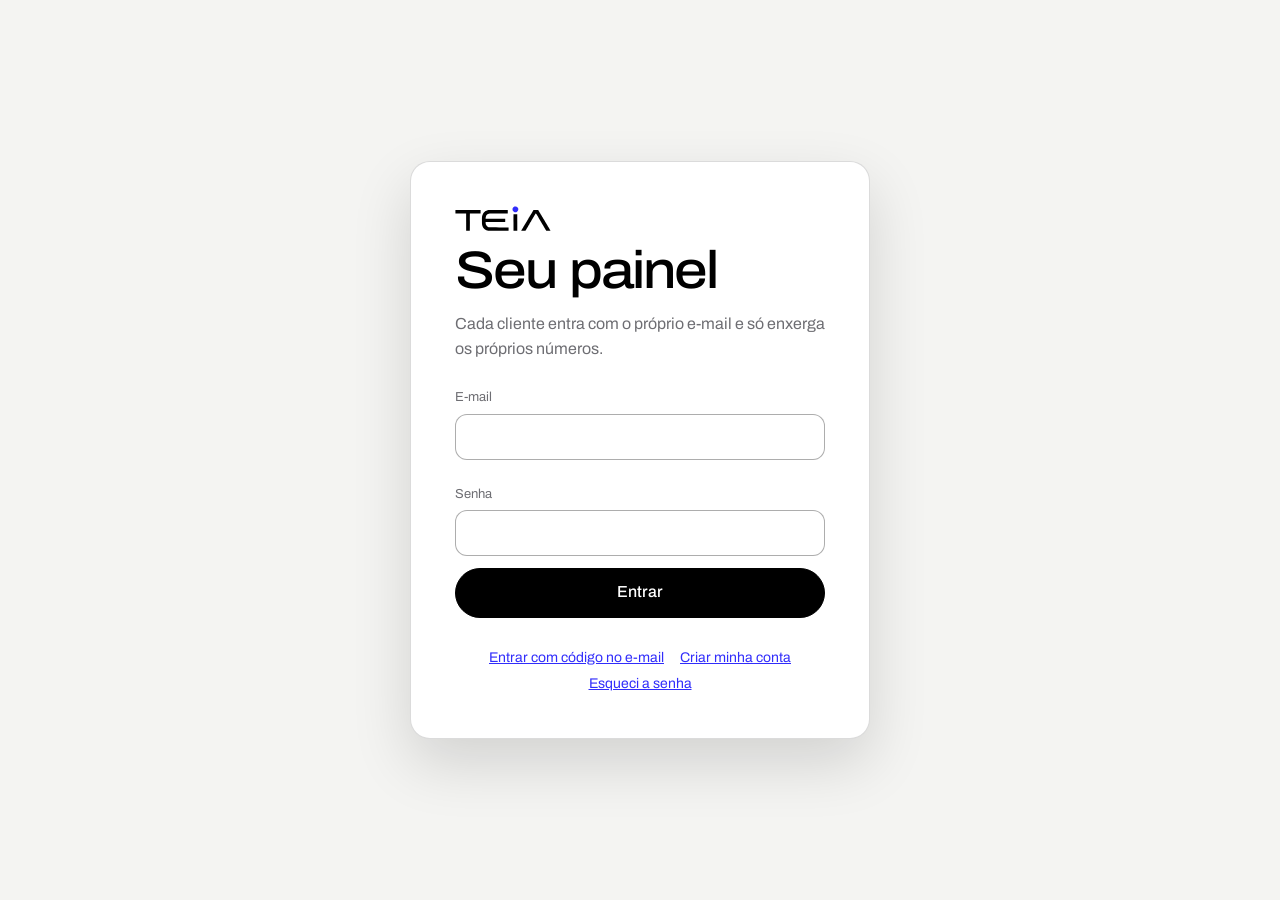
<file: index.html>
<!DOCTYPE html><!--v2Hox3uU5EiSPJ_8kdHOS--><html lang="pt-BR"><head><meta charSet="utf-8"/><meta name="viewport" content="width=device-width, initial-scale=1, viewport-fit=cover"/><link rel="stylesheet" href="/_next/static/css/174a198a1aa38d07.css" data-precedence="next"/><link rel="preload" as="script" fetchPriority="low" href="/_next/static/chunks/webpack-65e19be5b3fe325f.js"/><script src="/_next/static/chunks/4bd1b696-c023c6e3521b1417.js" async=""></script><script src="/_next/static/chunks/255-1f92380adbc6ec99.js" async=""></script><script src="/_next/static/chunks/main-app-36e6616048466139.js" async=""></script><script src="/_next/static/chunks/44530001-6a14ce924906b4cd.js" async=""></script><script src="/_next/static/chunks/650-1b08e0cdfdaf7376.js" async=""></script><script src="/_next/static/chunks/619-ba102abea3e3d0e4.js" async=""></script><script src="/_next/static/chunks/app/layout-a065b93c0f60fa80.js" async=""></script><script src="/_next/static/chunks/746-2c1d71576836bcc3.js" async=""></script><script src="/_next/static/chunks/852-6fd5406fcf41bb8f.js" async=""></script><script src="/_next/static/chunks/app/page-24bd7da77283b820.js" async=""></script><link rel="preconnect" href="https://fonts.googleapis.com"/><link rel="preconnect" href="https://fonts.gstatic.com" crossorigin=""/><meta name="theme-color" content="#ffffff"/><title>Painel TEIA</title><meta name="description" content="Acompanhe o resultado do trabalho da TEIA no seu negócio."/><meta name="robots" content="noindex, nofollow"/><link rel="icon" href="/assets/favicon.svg"/><link rel="stylesheet" href="https://fonts.googleapis.com/css2?family=Archivo:wdth,wght@62..125,400..700&amp;family=JetBrains+Mono:wght@400;500&amp;display=swap"/><script src="/_next/static/chunks/polyfills-42372ed130431b0a.js" noModule=""></script></head><body><div hidden=""><!--$--><!--/$--></div><p class="carregando">Carregando…</p><script src="/_next/static/chunks/webpack-65e19be5b3fe325f.js" id="_R_" async=""></script><script>(self.__next_f=self.__next_f||[]).push([0])</script><script>self.__next_f.push([1,"1:\"$Sreact.fragment\"\n2:I[9160,[\"730\",\"static/chunks/44530001-6a14ce924906b4cd.js\",\"650\",\"static/chunks/650-1b08e0cdfdaf7376.js\",\"619\",\"static/chunks/619-ba102abea3e3d0e4.js\",\"177\",\"static/chunks/app/layout-a065b93c0f60fa80.js\"],\"SessaoProvider\"]\n3:I[6975,[\"730\",\"static/chunks/44530001-6a14ce924906b4cd.js\",\"650\",\"static/chunks/650-1b08e0cdfdaf7376.js\",\"619\",\"static/chunks/619-ba102abea3e3d0e4.js\",\"177\",\"static/chunks/app/layout-a065b93c0f60fa80.js\"],\"GlossarioProvider\"]\n4:I[9601,[\"730\",\"static/chunks/44530001-6a14ce924906b4cd.js\",\"650\",\"static/chunks/650-1b08e0cdfdaf7376.js\",\"619\",\"static/chunks/619-ba102abea3e3d0e4.js\",\"177\",\"static/chunks/app/layout-a065b93c0f60fa80.js\"],\"Moldura\"]\n5:I[9766,[],\"\"]\n6:I[8924,[],\"\"]\n7:I[1959,[],\"ClientPageRoot\"]\n8:I[1623,[\"730\",\"static/chunks/44530001-6a14ce924906b4cd.js\",\"650\",\"static/chunks/650-1b08e0cdfdaf7376.js\",\"619\",\"static/chunks/619-ba102abea3e3d0e4.js\",\"746\",\"static/chunks/746-2c1d71576836bcc3.js\",\"852\",\"static/chunks/852-6fd5406fcf41bb8f.js\",\"974\",\"static/chunks/app/page-24bd7da77283b820.js\"],\"default\"]\nb:I[4431,[],\"OutletBoundary\"]\nd:I[5278,[],\"AsyncMetadataOutlet\"]\nf:I[4431,[],\"ViewportBoundary\"]\n11:I[4431,[],\"MetadataBoundary\"]\n12:\"$Sreact.suspense\"\n14:I[7150,[],\"\"]\n:HL[\"/_next/static/css/174a198a1aa38d07.css\",\"style\"]\n"])</script><script>self.__next_f.push([1,"0:{\"P\":null,\"b\":\"v2Hox3uU5EiSPJ-8kdHOS\",\"p\":\"\",\"c\":[\"\",\"\"],\"i\":false,\"f\":[[[\"\",{\"children\":[\"__PAGE__\",{}]},\"$undefined\",\"$undefined\",true],[\"\",[\"$\",\"$1\",\"c\",{\"children\":[[[\"$\",\"link\",\"0\",{\"rel\":\"stylesheet\",\"href\":\"/_next/static/css/174a198a1aa38d07.css\",\"precedence\":\"next\",\"crossOrigin\":\"$undefined\",\"nonce\":\"$undefined\"}]],[\"$\",\"html\",null,{\"lang\":\"pt-BR\",\"children\":[[\"$\",\"head\",null,{\"children\":[[\"$\",\"link\",null,{\"rel\":\"preconnect\",\"href\":\"https://fonts.googleapis.com\"}],[\"$\",\"link\",null,{\"rel\":\"preconnect\",\"href\":\"https://fonts.gstatic.com\",\"crossOrigin\":\"\"}],[\"$\",\"link\",null,{\"rel\":\"stylesheet\",\"href\":\"https://fonts.googleapis.com/css2?family=Archivo:wdth,wght@62..125,400..700\u0026family=JetBrains+Mono:wght@400;500\u0026display=swap\"}]]}],[\"$\",\"body\",null,{\"children\":[\"$\",\"$L2\",null,{\"children\":[\"$\",\"$L3\",null,{\"children\":[\"$\",\"$L4\",null,{\"children\":[\"$\",\"$L5\",null,{\"parallelRouterKey\":\"children\",\"error\":\"$undefined\",\"errorStyles\":\"$undefined\",\"errorScripts\":\"$undefined\",\"template\":[\"$\",\"$L6\",null,{}],\"templateStyles\":\"$undefined\",\"templateScripts\":\"$undefined\",\"notFound\":[[[\"$\",\"title\",null,{\"children\":\"404: This page could not be found.\"}],[\"$\",\"div\",null,{\"style\":{\"fontFamily\":\"system-ui,\\\"Segoe UI\\\",Roboto,Helvetica,Arial,sans-serif,\\\"Apple Color Emoji\\\",\\\"Segoe UI Emoji\\\"\",\"height\":\"100vh\",\"textAlign\":\"center\",\"display\":\"flex\",\"flexDirection\":\"column\",\"alignItems\":\"center\",\"justifyContent\":\"center\"},\"children\":[\"$\",\"div\",null,{\"children\":[[\"$\",\"style\",null,{\"dangerouslySetInnerHTML\":{\"__html\":\"body{color:#000;background:#fff;margin:0}.next-error-h1{border-right:1px solid rgba(0,0,0,.3)}@media (prefers-color-scheme:dark){body{color:#fff;background:#000}.next-error-h1{border-right:1px solid rgba(255,255,255,.3)}}\"}}],[\"$\",\"h1\",null,{\"className\":\"next-error-h1\",\"style\":{\"display\":\"inline-block\",\"margin\":\"0 20px 0 0\",\"padding\":\"0 23px 0 0\",\"fontSize\":24,\"fontWeight\":500,\"verticalAlign\":\"top\",\"lineHeight\":\"49px\"},\"children\":404}],[\"$\",\"div\",null,{\"style\":{\"display\":\"inline-block\"},\"children\":[\"$\",\"h2\",null,{\"style\":{\"fontSize\":14,\"fontWeight\":400,\"lineHeight\":\"49px\",\"margin\":0},\"children\":\"This page could not be found.\"}]}]]}]}]],[]],\"forbidden\":\"$undefined\",\"unauthorized\":\"$undefined\"}]}]}]}]}]]}]]}],{\"children\":[\"__PAGE__\",[\"$\",\"$1\",\"c\",{\"children\":[[\"$\",\"$L7\",null,{\"Component\":\"$8\",\"searchParams\":{},\"params\":{},\"promises\":[\"$@9\",\"$@a\"]}],null,[\"$\",\"$Lb\",null,{\"children\":[\"$Lc\",[\"$\",\"$Ld\",null,{\"promise\":\"$@e\"}]]}]]}],{},null,false]},null,false],[\"$\",\"$1\",\"h\",{\"children\":[null,[[\"$\",\"$Lf\",null,{\"children\":\"$L10\"}],null],[\"$\",\"$L11\",null,{\"children\":[\"$\",\"div\",null,{\"hidden\":true,\"children\":[\"$\",\"$12\",null,{\"fallback\":null,\"children\":\"$L13\"}]}]}]]}],false]],\"m\":\"$undefined\",\"G\":[\"$14\",[]],\"s\":false,\"S\":true}\n"])</script><script>self.__next_f.push([1,"9:{}\na:\"$0:f:0:1:2:children:1:props:children:0:props:params\"\n"])</script><script>self.__next_f.push([1,"10:[[\"$\",\"meta\",\"0\",{\"charSet\":\"utf-8\"}],[\"$\",\"meta\",\"1\",{\"name\":\"viewport\",\"content\":\"width=device-width, initial-scale=1, viewport-fit=cover\"}],[\"$\",\"meta\",\"2\",{\"name\":\"theme-color\",\"content\":\"#ffffff\"}]]\nc:null\n"])</script><script>self.__next_f.push([1,"15:I[622,[],\"IconMark\"]\ne:{\"metadata\":[[\"$\",\"title\",\"0\",{\"children\":\"Painel TEIA\"}],[\"$\",\"meta\",\"1\",{\"name\":\"description\",\"content\":\"Acompanhe o resultado do trabalho da TEIA no seu negócio.\"}],[\"$\",\"meta\",\"2\",{\"name\":\"robots\",\"content\":\"noindex, nofollow\"}],[\"$\",\"link\",\"3\",{\"rel\":\"icon\",\"href\":\"/assets/favicon.svg\"}],[\"$\",\"$L15\",\"4\",{}]],\"error\":null,\"digest\":\"$undefined\"}\n"])</script><script>self.__next_f.push([1,"13:\"$e:metadata\"\n"])</script></body></html>
</file>
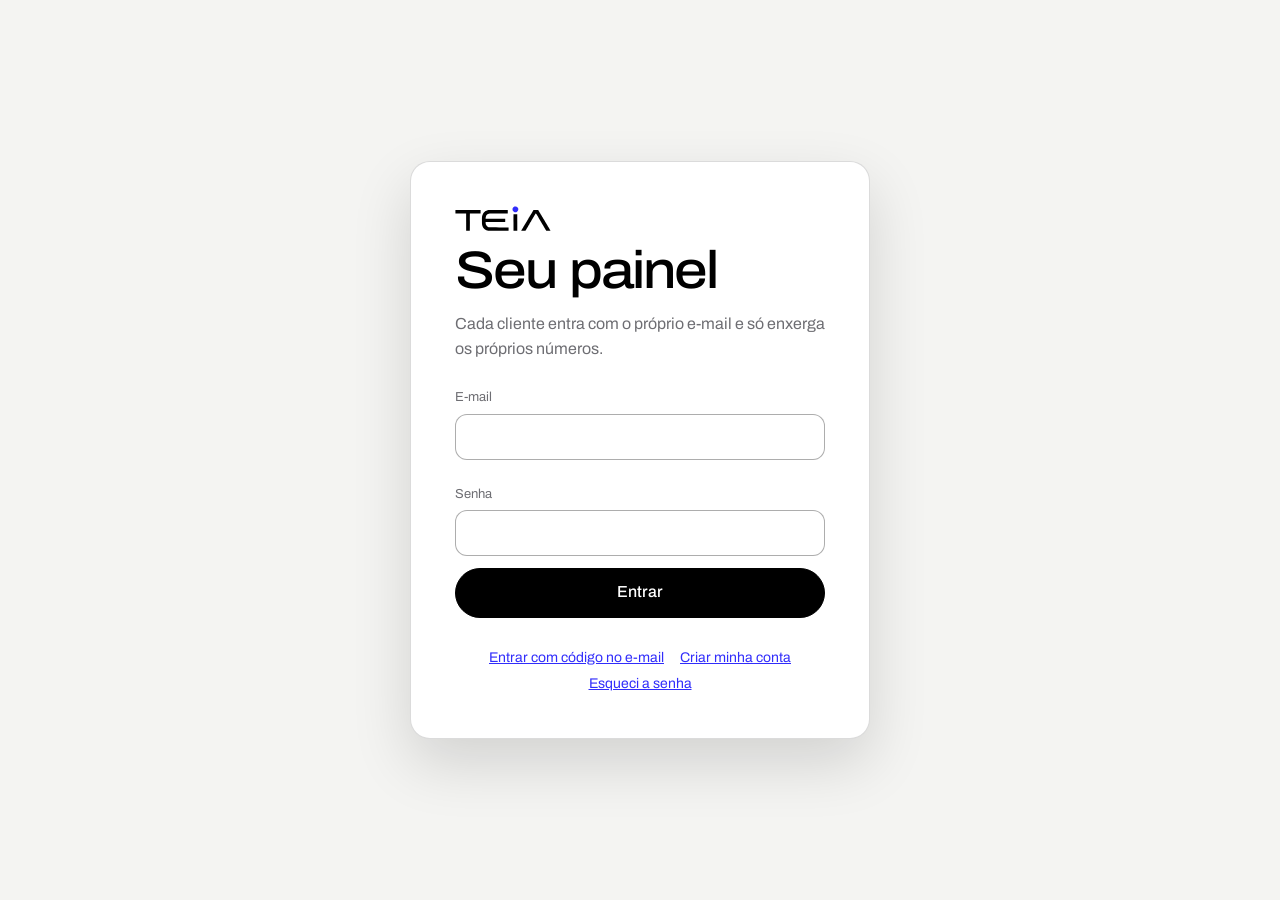
<file: 404/index.html>
<!DOCTYPE html><!--v2Hox3uU5EiSPJ_8kdHOS--><html lang="pt-BR"><head><meta charSet="utf-8"/><meta name="viewport" content="width=device-width, initial-scale=1, viewport-fit=cover"/><link rel="stylesheet" href="/_next/static/css/174a198a1aa38d07.css" data-precedence="next"/><link rel="preload" as="script" fetchPriority="low" href="/_next/static/chunks/webpack-65e19be5b3fe325f.js"/><script src="/_next/static/chunks/4bd1b696-c023c6e3521b1417.js" async=""></script><script src="/_next/static/chunks/255-1f92380adbc6ec99.js" async=""></script><script src="/_next/static/chunks/main-app-36e6616048466139.js" async=""></script><script src="/_next/static/chunks/44530001-6a14ce924906b4cd.js" async=""></script><script src="/_next/static/chunks/650-1b08e0cdfdaf7376.js" async=""></script><script src="/_next/static/chunks/619-ba102abea3e3d0e4.js" async=""></script><script src="/_next/static/chunks/app/layout-a065b93c0f60fa80.js" async=""></script><meta name="robots" content="noindex"/><link rel="preconnect" href="https://fonts.googleapis.com"/><link rel="preconnect" href="https://fonts.gstatic.com" crossorigin=""/><meta name="theme-color" content="#ffffff"/><title>Painel TEIA</title><meta name="description" content="Acompanhe o resultado do trabalho da TEIA no seu negócio."/><meta name="robots" content="noindex, nofollow"/><link rel="icon" href="/assets/favicon.svg"/><link rel="stylesheet" href="https://fonts.googleapis.com/css2?family=Archivo:wdth,wght@62..125,400..700&amp;family=JetBrains+Mono:wght@400;500&amp;display=swap"/><script src="/_next/static/chunks/polyfills-42372ed130431b0a.js" noModule=""></script></head><body><div hidden=""><!--$--><!--/$--></div><p class="carregando">Carregando…</p><script src="/_next/static/chunks/webpack-65e19be5b3fe325f.js" id="_R_" async=""></script><script>(self.__next_f=self.__next_f||[]).push([0])</script><script>self.__next_f.push([1,"1:\"$Sreact.fragment\"\n2:I[9160,[\"730\",\"static/chunks/44530001-6a14ce924906b4cd.js\",\"650\",\"static/chunks/650-1b08e0cdfdaf7376.js\",\"619\",\"static/chunks/619-ba102abea3e3d0e4.js\",\"177\",\"static/chunks/app/layout-a065b93c0f60fa80.js\"],\"SessaoProvider\"]\n3:I[6975,[\"730\",\"static/chunks/44530001-6a14ce924906b4cd.js\",\"650\",\"static/chunks/650-1b08e0cdfdaf7376.js\",\"619\",\"static/chunks/619-ba102abea3e3d0e4.js\",\"177\",\"static/chunks/app/layout-a065b93c0f60fa80.js\"],\"GlossarioProvider\"]\n4:I[9601,[\"730\",\"static/chunks/44530001-6a14ce924906b4cd.js\",\"650\",\"static/chunks/650-1b08e0cdfdaf7376.js\",\"619\",\"static/chunks/619-ba102abea3e3d0e4.js\",\"177\",\"static/chunks/app/layout-a065b93c0f60fa80.js\"],\"Moldura\"]\n5:I[9766,[],\"\"]\n6:I[8924,[],\"\"]\n7:I[4431,[],\"OutletBoundary\"]\n9:I[5278,[],\"AsyncMetadataOutlet\"]\nb:I[4431,[],\"ViewportBoundary\"]\nd:I[4431,[],\"MetadataBoundary\"]\ne:\"$Sreact.suspense\"\n10:I[7150,[],\"\"]\n:HL[\"/_next/static/css/174a198a1aa38d07.css\",\"style\"]\n"])</script><script>self.__next_f.push([1,"0:{\"P\":null,\"b\":\"v2Hox3uU5EiSPJ-8kdHOS\",\"p\":\"\",\"c\":[\"\",\"_not-found\",\"\"],\"i\":false,\"f\":[[[\"\",{\"children\":[\"/_not-found\",{\"children\":[\"__PAGE__\",{}]}]},\"$undefined\",\"$undefined\",true],[\"\",[\"$\",\"$1\",\"c\",{\"children\":[[[\"$\",\"link\",\"0\",{\"rel\":\"stylesheet\",\"href\":\"/_next/static/css/174a198a1aa38d07.css\",\"precedence\":\"next\",\"crossOrigin\":\"$undefined\",\"nonce\":\"$undefined\"}]],[\"$\",\"html\",null,{\"lang\":\"pt-BR\",\"children\":[[\"$\",\"head\",null,{\"children\":[[\"$\",\"link\",null,{\"rel\":\"preconnect\",\"href\":\"https://fonts.googleapis.com\"}],[\"$\",\"link\",null,{\"rel\":\"preconnect\",\"href\":\"https://fonts.gstatic.com\",\"crossOrigin\":\"\"}],[\"$\",\"link\",null,{\"rel\":\"stylesheet\",\"href\":\"https://fonts.googleapis.com/css2?family=Archivo:wdth,wght@62..125,400..700\u0026family=JetBrains+Mono:wght@400;500\u0026display=swap\"}]]}],[\"$\",\"body\",null,{\"children\":[\"$\",\"$L2\",null,{\"children\":[\"$\",\"$L3\",null,{\"children\":[\"$\",\"$L4\",null,{\"children\":[\"$\",\"$L5\",null,{\"parallelRouterKey\":\"children\",\"error\":\"$undefined\",\"errorStyles\":\"$undefined\",\"errorScripts\":\"$undefined\",\"template\":[\"$\",\"$L6\",null,{}],\"templateStyles\":\"$undefined\",\"templateScripts\":\"$undefined\",\"notFound\":\"$undefined\",\"forbidden\":\"$undefined\",\"unauthorized\":\"$undefined\"}]}]}]}]}]]}]]}],{\"children\":[\"/_not-found\",[\"$\",\"$1\",\"c\",{\"children\":[null,[\"$\",\"$L5\",null,{\"parallelRouterKey\":\"children\",\"error\":\"$undefined\",\"errorStyles\":\"$undefined\",\"errorScripts\":\"$undefined\",\"template\":[\"$\",\"$L6\",null,{}],\"templateStyles\":\"$undefined\",\"templateScripts\":\"$undefined\",\"notFound\":\"$undefined\",\"forbidden\":\"$undefined\",\"unauthorized\":\"$undefined\"}]]}],{\"children\":[\"__PAGE__\",[\"$\",\"$1\",\"c\",{\"children\":[[[\"$\",\"title\",null,{\"children\":\"404: This page could not be found.\"}],[\"$\",\"div\",null,{\"style\":{\"fontFamily\":\"system-ui,\\\"Segoe UI\\\",Roboto,Helvetica,Arial,sans-serif,\\\"Apple Color Emoji\\\",\\\"Segoe UI Emoji\\\"\",\"height\":\"100vh\",\"textAlign\":\"center\",\"display\":\"flex\",\"flexDirection\":\"column\",\"alignItems\":\"center\",\"justifyContent\":\"center\"},\"children\":[\"$\",\"div\",null,{\"children\":[[\"$\",\"style\",null,{\"dangerouslySetInnerHTML\":{\"__html\":\"body{color:#000;background:#fff;margin:0}.next-error-h1{border-right:1px solid rgba(0,0,0,.3)}@media (prefers-color-scheme:dark){body{color:#fff;background:#000}.next-error-h1{border-right:1px solid rgba(255,255,255,.3)}}\"}}],[\"$\",\"h1\",null,{\"className\":\"next-error-h1\",\"style\":{\"display\":\"inline-block\",\"margin\":\"0 20px 0 0\",\"padding\":\"0 23px 0 0\",\"fontSize\":24,\"fontWeight\":500,\"verticalAlign\":\"top\",\"lineHeight\":\"49px\"},\"children\":404}],[\"$\",\"div\",null,{\"style\":{\"display\":\"inline-block\"},\"children\":[\"$\",\"h2\",null,{\"style\":{\"fontSize\":14,\"fontWeight\":400,\"lineHeight\":\"49px\",\"margin\":0},\"children\":\"This page could not be found.\"}]}]]}]}]],null,[\"$\",\"$L7\",null,{\"children\":[\"$L8\",[\"$\",\"$L9\",null,{\"promise\":\"$@a\"}]]}]]}],{},null,false]},null,false]},null,false],[\"$\",\"$1\",\"h\",{\"children\":[[\"$\",\"meta\",null,{\"name\":\"robots\",\"content\":\"noindex\"}],[[\"$\",\"$Lb\",null,{\"children\":\"$Lc\"}],null],[\"$\",\"$Ld\",null,{\"children\":[\"$\",\"div\",null,{\"hidden\":true,\"children\":[\"$\",\"$e\",null,{\"fallback\":null,\"children\":\"$Lf\"}]}]}]]}],false]],\"m\":\"$undefined\",\"G\":[\"$10\",[]],\"s\":false,\"S\":true}\n"])</script><script>self.__next_f.push([1,"c:[[\"$\",\"meta\",\"0\",{\"charSet\":\"utf-8\"}],[\"$\",\"meta\",\"1\",{\"name\":\"viewport\",\"content\":\"width=device-width, initial-scale=1, viewport-fit=cover\"}],[\"$\",\"meta\",\"2\",{\"name\":\"theme-color\",\"content\":\"#ffffff\"}]]\n8:null\n"])</script><script>self.__next_f.push([1,"11:I[622,[],\"IconMark\"]\na:{\"metadata\":[[\"$\",\"title\",\"0\",{\"children\":\"Painel TEIA\"}],[\"$\",\"meta\",\"1\",{\"name\":\"description\",\"content\":\"Acompanhe o resultado do trabalho da TEIA no seu negócio.\"}],[\"$\",\"meta\",\"2\",{\"name\":\"robots\",\"content\":\"noindex, nofollow\"}],[\"$\",\"link\",\"3\",{\"rel\":\"icon\",\"href\":\"/assets/favicon.svg\"}],[\"$\",\"$L11\",\"4\",{}]],\"error\":null,\"digest\":\"$undefined\"}\n"])</script><script>self.__next_f.push([1,"f:\"$a:metadata\"\n"])</script></body></html>
</file>
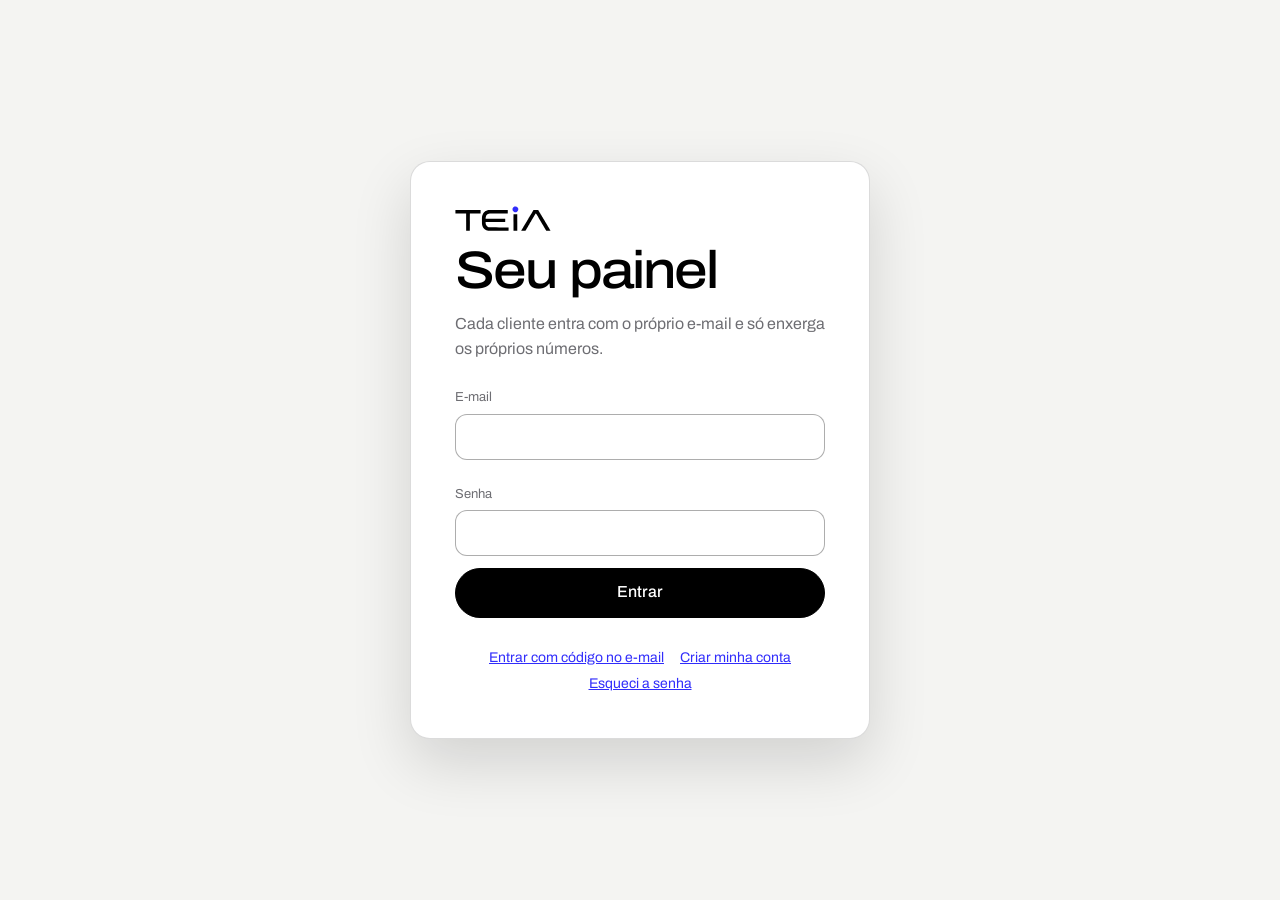
<file: admin/index.html>
<!DOCTYPE html><!--v2Hox3uU5EiSPJ_8kdHOS--><html lang="pt-BR"><head><meta charSet="utf-8"/><meta name="viewport" content="width=device-width, initial-scale=1, viewport-fit=cover"/><link rel="stylesheet" href="/_next/static/css/174a198a1aa38d07.css" data-precedence="next"/><link rel="preload" as="script" fetchPriority="low" href="/_next/static/chunks/webpack-65e19be5b3fe325f.js"/><script src="/_next/static/chunks/4bd1b696-c023c6e3521b1417.js" async=""></script><script src="/_next/static/chunks/255-1f92380adbc6ec99.js" async=""></script><script src="/_next/static/chunks/main-app-36e6616048466139.js" async=""></script><script src="/_next/static/chunks/44530001-6a14ce924906b4cd.js" async=""></script><script src="/_next/static/chunks/650-1b08e0cdfdaf7376.js" async=""></script><script src="/_next/static/chunks/619-ba102abea3e3d0e4.js" async=""></script><script src="/_next/static/chunks/app/layout-a065b93c0f60fa80.js" async=""></script><script src="/_next/static/chunks/746-2c1d71576836bcc3.js" async=""></script><script src="/_next/static/chunks/852-6fd5406fcf41bb8f.js" async=""></script><script src="/_next/static/chunks/app/admin/page-90d9a45168071a0b.js" async=""></script><link rel="preconnect" href="https://fonts.googleapis.com"/><link rel="preconnect" href="https://fonts.gstatic.com" crossorigin=""/><meta name="theme-color" content="#ffffff"/><title>Painel TEIA</title><meta name="description" content="Acompanhe o resultado do trabalho da TEIA no seu negócio."/><meta name="robots" content="noindex, nofollow"/><link rel="icon" href="/assets/favicon.svg"/><link rel="stylesheet" href="https://fonts.googleapis.com/css2?family=Archivo:wdth,wght@62..125,400..700&amp;family=JetBrains+Mono:wght@400;500&amp;display=swap"/><script src="/_next/static/chunks/polyfills-42372ed130431b0a.js" noModule=""></script></head><body><div hidden=""><!--$--><!--/$--></div><p class="carregando">Carregando…</p><script src="/_next/static/chunks/webpack-65e19be5b3fe325f.js" id="_R_" async=""></script><script>(self.__next_f=self.__next_f||[]).push([0])</script><script>self.__next_f.push([1,"1:\"$Sreact.fragment\"\n2:I[9160,[\"730\",\"static/chunks/44530001-6a14ce924906b4cd.js\",\"650\",\"static/chunks/650-1b08e0cdfdaf7376.js\",\"619\",\"static/chunks/619-ba102abea3e3d0e4.js\",\"177\",\"static/chunks/app/layout-a065b93c0f60fa80.js\"],\"SessaoProvider\"]\n3:I[6975,[\"730\",\"static/chunks/44530001-6a14ce924906b4cd.js\",\"650\",\"static/chunks/650-1b08e0cdfdaf7376.js\",\"619\",\"static/chunks/619-ba102abea3e3d0e4.js\",\"177\",\"static/chunks/app/layout-a065b93c0f60fa80.js\"],\"GlossarioProvider\"]\n4:I[9601,[\"730\",\"static/chunks/44530001-6a14ce924906b4cd.js\",\"650\",\"static/chunks/650-1b08e0cdfdaf7376.js\",\"619\",\"static/chunks/619-ba102abea3e3d0e4.js\",\"177\",\"static/chunks/app/layout-a065b93c0f60fa80.js\"],\"Moldura\"]\n5:I[9766,[],\"\"]\n6:I[8924,[],\"\"]\n7:I[1959,[],\"ClientPageRoot\"]\n8:I[6847,[\"730\",\"static/chunks/44530001-6a14ce924906b4cd.js\",\"650\",\"static/chunks/650-1b08e0cdfdaf7376.js\",\"746\",\"static/chunks/746-2c1d71576836bcc3.js\",\"852\",\"static/chunks/852-6fd5406fcf41bb8f.js\",\"698\",\"static/chunks/app/admin/page-90d9a45168071a0b.js\"],\"default\"]\nb:I[4431,[],\"OutletBoundary\"]\nd:I[5278,[],\"AsyncMetadataOutlet\"]\nf:I[4431,[],\"ViewportBoundary\"]\n11:I[4431,[],\"MetadataBoundary\"]\n12:\"$Sreact.suspense\"\n14:I[7150,[],\"\"]\n:HL[\"/_next/static/css/174a198a1aa38d07.css\",\"style\"]\n"])</script><script>self.__next_f.push([1,"0:{\"P\":null,\"b\":\"v2Hox3uU5EiSPJ-8kdHOS\",\"p\":\"\",\"c\":[\"\",\"admin\",\"\"],\"i\":false,\"f\":[[[\"\",{\"children\":[\"admin\",{\"children\":[\"__PAGE__\",{}]}]},\"$undefined\",\"$undefined\",true],[\"\",[\"$\",\"$1\",\"c\",{\"children\":[[[\"$\",\"link\",\"0\",{\"rel\":\"stylesheet\",\"href\":\"/_next/static/css/174a198a1aa38d07.css\",\"precedence\":\"next\",\"crossOrigin\":\"$undefined\",\"nonce\":\"$undefined\"}]],[\"$\",\"html\",null,{\"lang\":\"pt-BR\",\"children\":[[\"$\",\"head\",null,{\"children\":[[\"$\",\"link\",null,{\"rel\":\"preconnect\",\"href\":\"https://fonts.googleapis.com\"}],[\"$\",\"link\",null,{\"rel\":\"preconnect\",\"href\":\"https://fonts.gstatic.com\",\"crossOrigin\":\"\"}],[\"$\",\"link\",null,{\"rel\":\"stylesheet\",\"href\":\"https://fonts.googleapis.com/css2?family=Archivo:wdth,wght@62..125,400..700\u0026family=JetBrains+Mono:wght@400;500\u0026display=swap\"}]]}],[\"$\",\"body\",null,{\"children\":[\"$\",\"$L2\",null,{\"children\":[\"$\",\"$L3\",null,{\"children\":[\"$\",\"$L4\",null,{\"children\":[\"$\",\"$L5\",null,{\"parallelRouterKey\":\"children\",\"error\":\"$undefined\",\"errorStyles\":\"$undefined\",\"errorScripts\":\"$undefined\",\"template\":[\"$\",\"$L6\",null,{}],\"templateStyles\":\"$undefined\",\"templateScripts\":\"$undefined\",\"notFound\":[[[\"$\",\"title\",null,{\"children\":\"404: This page could not be found.\"}],[\"$\",\"div\",null,{\"style\":{\"fontFamily\":\"system-ui,\\\"Segoe UI\\\",Roboto,Helvetica,Arial,sans-serif,\\\"Apple Color Emoji\\\",\\\"Segoe UI Emoji\\\"\",\"height\":\"100vh\",\"textAlign\":\"center\",\"display\":\"flex\",\"flexDirection\":\"column\",\"alignItems\":\"center\",\"justifyContent\":\"center\"},\"children\":[\"$\",\"div\",null,{\"children\":[[\"$\",\"style\",null,{\"dangerouslySetInnerHTML\":{\"__html\":\"body{color:#000;background:#fff;margin:0}.next-error-h1{border-right:1px solid rgba(0,0,0,.3)}@media (prefers-color-scheme:dark){body{color:#fff;background:#000}.next-error-h1{border-right:1px solid rgba(255,255,255,.3)}}\"}}],[\"$\",\"h1\",null,{\"className\":\"next-error-h1\",\"style\":{\"display\":\"inline-block\",\"margin\":\"0 20px 0 0\",\"padding\":\"0 23px 0 0\",\"fontSize\":24,\"fontWeight\":500,\"verticalAlign\":\"top\",\"lineHeight\":\"49px\"},\"children\":404}],[\"$\",\"div\",null,{\"style\":{\"display\":\"inline-block\"},\"children\":[\"$\",\"h2\",null,{\"style\":{\"fontSize\":14,\"fontWeight\":400,\"lineHeight\":\"49px\",\"margin\":0},\"children\":\"This page could not be found.\"}]}]]}]}]],[]],\"forbidden\":\"$undefined\",\"unauthorized\":\"$undefined\"}]}]}]}]}]]}]]}],{\"children\":[\"admin\",[\"$\",\"$1\",\"c\",{\"children\":[null,[\"$\",\"$L5\",null,{\"parallelRouterKey\":\"children\",\"error\":\"$undefined\",\"errorStyles\":\"$undefined\",\"errorScripts\":\"$undefined\",\"template\":[\"$\",\"$L6\",null,{}],\"templateStyles\":\"$undefined\",\"templateScripts\":\"$undefined\",\"notFound\":\"$undefined\",\"forbidden\":\"$undefined\",\"unauthorized\":\"$undefined\"}]]}],{\"children\":[\"__PAGE__\",[\"$\",\"$1\",\"c\",{\"children\":[[\"$\",\"$L7\",null,{\"Component\":\"$8\",\"searchParams\":{},\"params\":{},\"promises\":[\"$@9\",\"$@a\"]}],null,[\"$\",\"$Lb\",null,{\"children\":[\"$Lc\",[\"$\",\"$Ld\",null,{\"promise\":\"$@e\"}]]}]]}],{},null,false]},null,false]},null,false],[\"$\",\"$1\",\"h\",{\"children\":[null,[[\"$\",\"$Lf\",null,{\"children\":\"$L10\"}],null],[\"$\",\"$L11\",null,{\"children\":[\"$\",\"div\",null,{\"hidden\":true,\"children\":[\"$\",\"$12\",null,{\"fallback\":null,\"children\":\"$L13\"}]}]}]]}],false]],\"m\":\"$undefined\",\"G\":[\"$14\",[]],\"s\":false,\"S\":true}\n"])</script><script>self.__next_f.push([1,"9:{}\na:\"$0:f:0:1:2:children:2:children:1:props:children:0:props:params\"\n"])</script><script>self.__next_f.push([1,"10:[[\"$\",\"meta\",\"0\",{\"charSet\":\"utf-8\"}],[\"$\",\"meta\",\"1\",{\"name\":\"viewport\",\"content\":\"width=device-width, initial-scale=1, viewport-fit=cover\"}],[\"$\",\"meta\",\"2\",{\"name\":\"theme-color\",\"content\":\"#ffffff\"}]]\nc:null\n"])</script><script>self.__next_f.push([1,"15:I[622,[],\"IconMark\"]\ne:{\"metadata\":[[\"$\",\"title\",\"0\",{\"children\":\"Painel TEIA\"}],[\"$\",\"meta\",\"1\",{\"name\":\"description\",\"content\":\"Acompanhe o resultado do trabalho da TEIA no seu negócio.\"}],[\"$\",\"meta\",\"2\",{\"name\":\"robots\",\"content\":\"noindex, nofollow\"}],[\"$\",\"link\",\"3\",{\"rel\":\"icon\",\"href\":\"/assets/favicon.svg\"}],[\"$\",\"$L15\",\"4\",{}]],\"error\":null,\"digest\":\"$undefined\"}\n"])</script><script>self.__next_f.push([1,"13:\"$e:metadata\"\n"])</script></body></html>
</file>
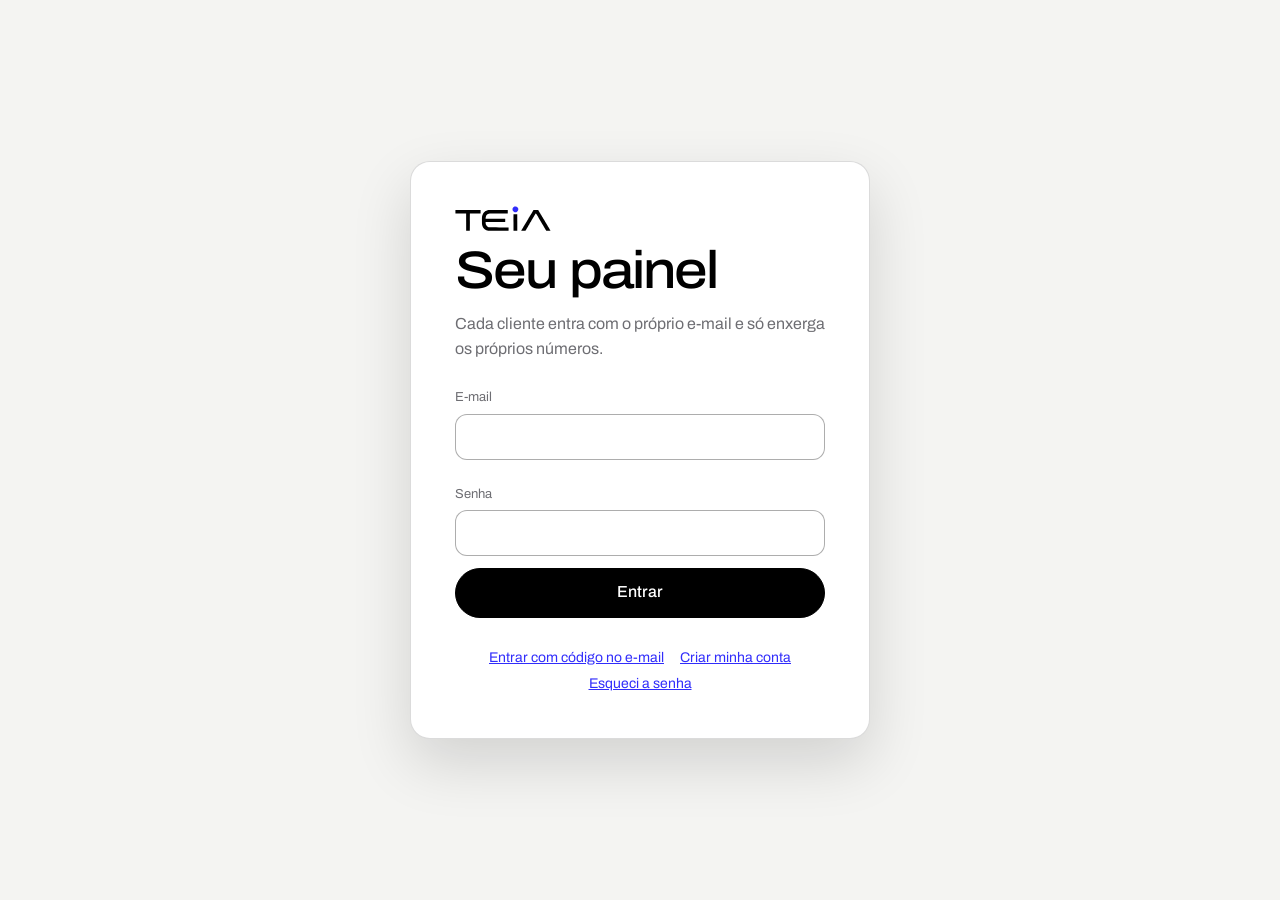
<file: conta/index.html>
<!DOCTYPE html><!--v2Hox3uU5EiSPJ_8kdHOS--><html lang="pt-BR"><head><meta charSet="utf-8"/><meta name="viewport" content="width=device-width, initial-scale=1, viewport-fit=cover"/><link rel="stylesheet" href="/_next/static/css/174a198a1aa38d07.css" data-precedence="next"/><link rel="preload" as="script" fetchPriority="low" href="/_next/static/chunks/webpack-65e19be5b3fe325f.js"/><script src="/_next/static/chunks/4bd1b696-c023c6e3521b1417.js" async=""></script><script src="/_next/static/chunks/255-1f92380adbc6ec99.js" async=""></script><script src="/_next/static/chunks/main-app-36e6616048466139.js" async=""></script><script src="/_next/static/chunks/44530001-6a14ce924906b4cd.js" async=""></script><script src="/_next/static/chunks/650-1b08e0cdfdaf7376.js" async=""></script><script src="/_next/static/chunks/619-ba102abea3e3d0e4.js" async=""></script><script src="/_next/static/chunks/app/layout-a065b93c0f60fa80.js" async=""></script><script src="/_next/static/chunks/746-2c1d71576836bcc3.js" async=""></script><script src="/_next/static/chunks/app/conta/page-3acc288951570f49.js" async=""></script><link rel="preconnect" href="https://fonts.googleapis.com"/><link rel="preconnect" href="https://fonts.gstatic.com" crossorigin=""/><meta name="theme-color" content="#ffffff"/><title>Painel TEIA</title><meta name="description" content="Acompanhe o resultado do trabalho da TEIA no seu negócio."/><meta name="robots" content="noindex, nofollow"/><link rel="icon" href="/assets/favicon.svg"/><link rel="stylesheet" href="https://fonts.googleapis.com/css2?family=Archivo:wdth,wght@62..125,400..700&amp;family=JetBrains+Mono:wght@400;500&amp;display=swap"/><script src="/_next/static/chunks/polyfills-42372ed130431b0a.js" noModule=""></script></head><body><div hidden=""><!--$--><!--/$--></div><p class="carregando">Carregando…</p><script src="/_next/static/chunks/webpack-65e19be5b3fe325f.js" id="_R_" async=""></script><script>(self.__next_f=self.__next_f||[]).push([0])</script><script>self.__next_f.push([1,"1:\"$Sreact.fragment\"\n2:I[9160,[\"730\",\"static/chunks/44530001-6a14ce924906b4cd.js\",\"650\",\"static/chunks/650-1b08e0cdfdaf7376.js\",\"619\",\"static/chunks/619-ba102abea3e3d0e4.js\",\"177\",\"static/chunks/app/layout-a065b93c0f60fa80.js\"],\"SessaoProvider\"]\n3:I[6975,[\"730\",\"static/chunks/44530001-6a14ce924906b4cd.js\",\"650\",\"static/chunks/650-1b08e0cdfdaf7376.js\",\"619\",\"static/chunks/619-ba102abea3e3d0e4.js\",\"177\",\"static/chunks/app/layout-a065b93c0f60fa80.js\"],\"GlossarioProvider\"]\n4:I[9601,[\"730\",\"static/chunks/44530001-6a14ce924906b4cd.js\",\"650\",\"static/chunks/650-1b08e0cdfdaf7376.js\",\"619\",\"static/chunks/619-ba102abea3e3d0e4.js\",\"177\",\"static/chunks/app/layout-a065b93c0f60fa80.js\"],\"Moldura\"]\n5:I[9766,[],\"\"]\n6:I[8924,[],\"\"]\n7:I[1959,[],\"ClientPageRoot\"]\n8:I[441,[\"730\",\"static/chunks/44530001-6a14ce924906b4cd.js\",\"650\",\"static/chunks/650-1b08e0cdfdaf7376.js\",\"746\",\"static/chunks/746-2c1d71576836bcc3.js\",\"402\",\"static/chunks/app/conta/page-3acc288951570f49.js\"],\"default\"]\nb:I[4431,[],\"OutletBoundary\"]\nd:I[5278,[],\"AsyncMetadataOutlet\"]\nf:I[4431,[],\"ViewportBoundary\"]\n11:I[4431,[],\"MetadataBoundary\"]\n12:\"$Sreact.suspense\"\n14:I[7150,[],\"\"]\n:HL[\"/_next/static/css/174a198a1aa38d07.css\",\"style\"]\n"])</script><script>self.__next_f.push([1,"0:{\"P\":null,\"b\":\"v2Hox3uU5EiSPJ-8kdHOS\",\"p\":\"\",\"c\":[\"\",\"conta\",\"\"],\"i\":false,\"f\":[[[\"\",{\"children\":[\"conta\",{\"children\":[\"__PAGE__\",{}]}]},\"$undefined\",\"$undefined\",true],[\"\",[\"$\",\"$1\",\"c\",{\"children\":[[[\"$\",\"link\",\"0\",{\"rel\":\"stylesheet\",\"href\":\"/_next/static/css/174a198a1aa38d07.css\",\"precedence\":\"next\",\"crossOrigin\":\"$undefined\",\"nonce\":\"$undefined\"}]],[\"$\",\"html\",null,{\"lang\":\"pt-BR\",\"children\":[[\"$\",\"head\",null,{\"children\":[[\"$\",\"link\",null,{\"rel\":\"preconnect\",\"href\":\"https://fonts.googleapis.com\"}],[\"$\",\"link\",null,{\"rel\":\"preconnect\",\"href\":\"https://fonts.gstatic.com\",\"crossOrigin\":\"\"}],[\"$\",\"link\",null,{\"rel\":\"stylesheet\",\"href\":\"https://fonts.googleapis.com/css2?family=Archivo:wdth,wght@62..125,400..700\u0026family=JetBrains+Mono:wght@400;500\u0026display=swap\"}]]}],[\"$\",\"body\",null,{\"children\":[\"$\",\"$L2\",null,{\"children\":[\"$\",\"$L3\",null,{\"children\":[\"$\",\"$L4\",null,{\"children\":[\"$\",\"$L5\",null,{\"parallelRouterKey\":\"children\",\"error\":\"$undefined\",\"errorStyles\":\"$undefined\",\"errorScripts\":\"$undefined\",\"template\":[\"$\",\"$L6\",null,{}],\"templateStyles\":\"$undefined\",\"templateScripts\":\"$undefined\",\"notFound\":[[[\"$\",\"title\",null,{\"children\":\"404: This page could not be found.\"}],[\"$\",\"div\",null,{\"style\":{\"fontFamily\":\"system-ui,\\\"Segoe UI\\\",Roboto,Helvetica,Arial,sans-serif,\\\"Apple Color Emoji\\\",\\\"Segoe UI Emoji\\\"\",\"height\":\"100vh\",\"textAlign\":\"center\",\"display\":\"flex\",\"flexDirection\":\"column\",\"alignItems\":\"center\",\"justifyContent\":\"center\"},\"children\":[\"$\",\"div\",null,{\"children\":[[\"$\",\"style\",null,{\"dangerouslySetInnerHTML\":{\"__html\":\"body{color:#000;background:#fff;margin:0}.next-error-h1{border-right:1px solid rgba(0,0,0,.3)}@media (prefers-color-scheme:dark){body{color:#fff;background:#000}.next-error-h1{border-right:1px solid rgba(255,255,255,.3)}}\"}}],[\"$\",\"h1\",null,{\"className\":\"next-error-h1\",\"style\":{\"display\":\"inline-block\",\"margin\":\"0 20px 0 0\",\"padding\":\"0 23px 0 0\",\"fontSize\":24,\"fontWeight\":500,\"verticalAlign\":\"top\",\"lineHeight\":\"49px\"},\"children\":404}],[\"$\",\"div\",null,{\"style\":{\"display\":\"inline-block\"},\"children\":[\"$\",\"h2\",null,{\"style\":{\"fontSize\":14,\"fontWeight\":400,\"lineHeight\":\"49px\",\"margin\":0},\"children\":\"This page could not be found.\"}]}]]}]}]],[]],\"forbidden\":\"$undefined\",\"unauthorized\":\"$undefined\"}]}]}]}]}]]}]]}],{\"children\":[\"conta\",[\"$\",\"$1\",\"c\",{\"children\":[null,[\"$\",\"$L5\",null,{\"parallelRouterKey\":\"children\",\"error\":\"$undefined\",\"errorStyles\":\"$undefined\",\"errorScripts\":\"$undefined\",\"template\":[\"$\",\"$L6\",null,{}],\"templateStyles\":\"$undefined\",\"templateScripts\":\"$undefined\",\"notFound\":\"$undefined\",\"forbidden\":\"$undefined\",\"unauthorized\":\"$undefined\"}]]}],{\"children\":[\"__PAGE__\",[\"$\",\"$1\",\"c\",{\"children\":[[\"$\",\"$L7\",null,{\"Component\":\"$8\",\"searchParams\":{},\"params\":{},\"promises\":[\"$@9\",\"$@a\"]}],null,[\"$\",\"$Lb\",null,{\"children\":[\"$Lc\",[\"$\",\"$Ld\",null,{\"promise\":\"$@e\"}]]}]]}],{},null,false]},null,false]},null,false],[\"$\",\"$1\",\"h\",{\"children\":[null,[[\"$\",\"$Lf\",null,{\"children\":\"$L10\"}],null],[\"$\",\"$L11\",null,{\"children\":[\"$\",\"div\",null,{\"hidden\":true,\"children\":[\"$\",\"$12\",null,{\"fallback\":null,\"children\":\"$L13\"}]}]}]]}],false]],\"m\":\"$undefined\",\"G\":[\"$14\",[]],\"s\":false,\"S\":true}\n"])</script><script>self.__next_f.push([1,"9:{}\na:\"$0:f:0:1:2:children:2:children:1:props:children:0:props:params\"\n"])</script><script>self.__next_f.push([1,"10:[[\"$\",\"meta\",\"0\",{\"charSet\":\"utf-8\"}],[\"$\",\"meta\",\"1\",{\"name\":\"viewport\",\"content\":\"width=device-width, initial-scale=1, viewport-fit=cover\"}],[\"$\",\"meta\",\"2\",{\"name\":\"theme-color\",\"content\":\"#ffffff\"}]]\nc:null\n"])</script><script>self.__next_f.push([1,"15:I[622,[],\"IconMark\"]\ne:{\"metadata\":[[\"$\",\"title\",\"0\",{\"children\":\"Painel TEIA\"}],[\"$\",\"meta\",\"1\",{\"name\":\"description\",\"content\":\"Acompanhe o resultado do trabalho da TEIA no seu negócio.\"}],[\"$\",\"meta\",\"2\",{\"name\":\"robots\",\"content\":\"noindex, nofollow\"}],[\"$\",\"link\",\"3\",{\"rel\":\"icon\",\"href\":\"/assets/favicon.svg\"}],[\"$\",\"$L15\",\"4\",{}]],\"error\":null,\"digest\":\"$undefined\"}\n"])</script><script>self.__next_f.push([1,"13:\"$e:metadata\"\n"])</script></body></html>
</file>
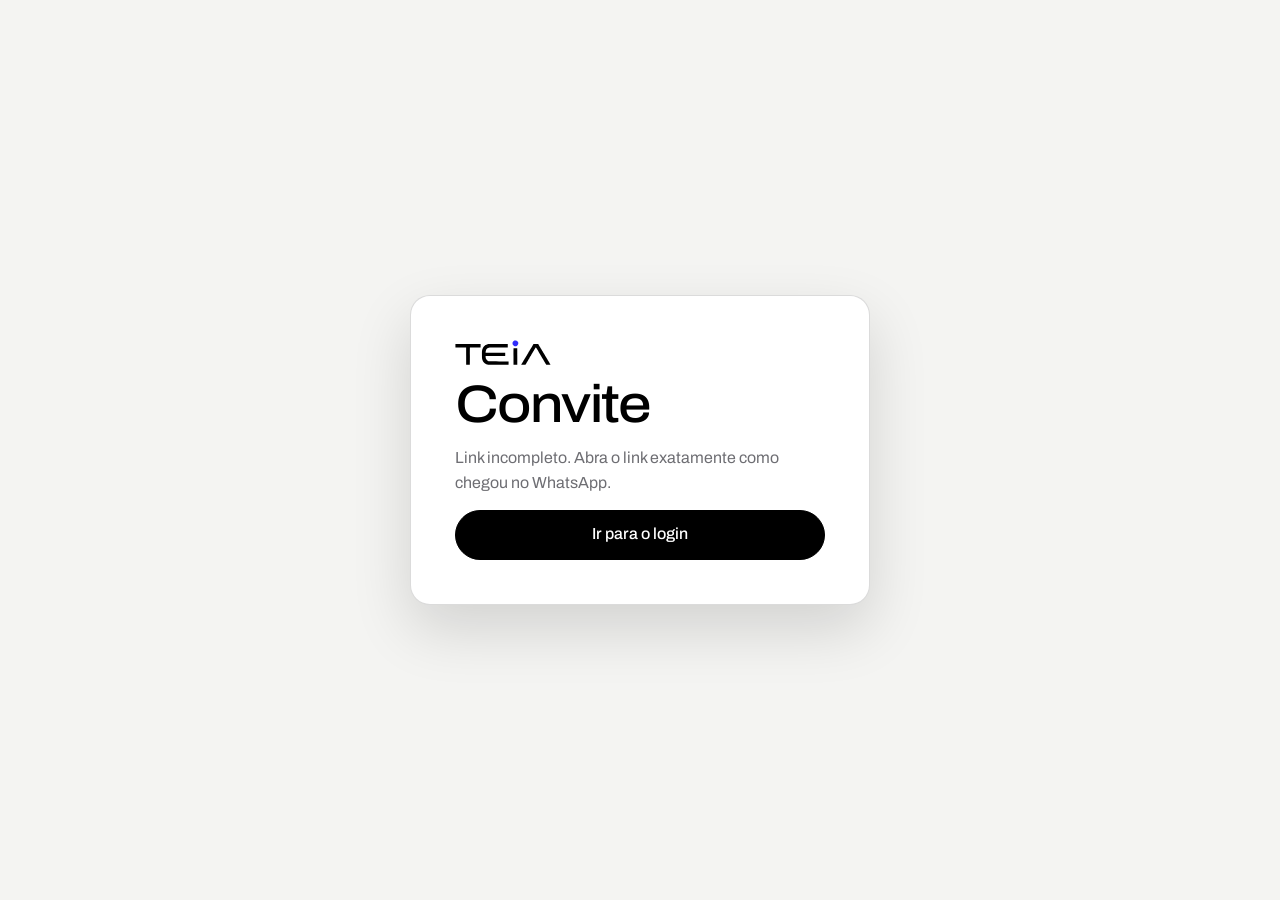
<file: convite/index.html>
<!DOCTYPE html><!--v2Hox3uU5EiSPJ_8kdHOS--><html lang="pt-BR"><head><meta charSet="utf-8"/><meta name="viewport" content="width=device-width, initial-scale=1, viewport-fit=cover"/><link rel="stylesheet" href="/_next/static/css/174a198a1aa38d07.css" data-precedence="next"/><link rel="preload" as="script" fetchPriority="low" href="/_next/static/chunks/webpack-65e19be5b3fe325f.js"/><script src="/_next/static/chunks/4bd1b696-c023c6e3521b1417.js" async=""></script><script src="/_next/static/chunks/255-1f92380adbc6ec99.js" async=""></script><script src="/_next/static/chunks/main-app-36e6616048466139.js" async=""></script><script src="/_next/static/chunks/44530001-6a14ce924906b4cd.js" async=""></script><script src="/_next/static/chunks/650-1b08e0cdfdaf7376.js" async=""></script><script src="/_next/static/chunks/619-ba102abea3e3d0e4.js" async=""></script><script src="/_next/static/chunks/app/layout-a065b93c0f60fa80.js" async=""></script><script src="/_next/static/chunks/app/convite/page-26623d4554e83ab4.js" async=""></script><link rel="preconnect" href="https://fonts.googleapis.com"/><link rel="preconnect" href="https://fonts.gstatic.com" crossorigin=""/><meta name="theme-color" content="#ffffff"/><title>Painel TEIA</title><meta name="description" content="Acompanhe o resultado do trabalho da TEIA no seu negócio."/><meta name="robots" content="noindex, nofollow"/><link rel="icon" href="/assets/favicon.svg"/><link rel="stylesheet" href="https://fonts.googleapis.com/css2?family=Archivo:wdth,wght@62..125,400..700&amp;family=JetBrains+Mono:wght@400;500&amp;display=swap"/><script src="/_next/static/chunks/polyfills-42372ed130431b0a.js" noModule=""></script></head><body><div hidden=""><!--$--><!--/$--></div><main class="login-tela"><div class="login-caixa"><div class="logo"><svg xmlns="http://www.w3.org/2000/svg" viewBox="0 0 3828 1008" role="img" aria-label="TEIA"><g transform="translate(0,1008) scale(0.1,-0.1)" fill="currentColor" stroke="none"><path d="M255 8463 c-38 -2 -75 -9 -82 -15 -10 -8 -13 -142 -13 -662 0 -393 4 -657 10 -666 8 -13 258 -15 2127 -18 1472 -2 2121 -6 2130 -14 11 -8 13 -672 13 -3449 0 -2739 3 -3439 13 -3446 6 -4 335 -9 730 -11 557 -3 721 -1 732 8 13 11 15 426 15 3446 0 3107 1 3434 16 3448 14 14 219 16 2112 16 1866 0 2100 2 2119 15 l22 16 1 654 0 654 -22 15 c-20 15 -486 16 -4938 14 -2703 -1 -4946 -4 -4985 -5z"></path><path d="M13460 8450 c-162 -19 -276 -38 -395 -66 -165 -39 -474 -141 -500 -165 -5 -5 -15 -9 -23 -9 -24 0 -262 -115 -314 -151 -14 -11 -28 -19 -31 -19 -13 0 -260 -170 -343 -235 -164 -131 -334 -311 -489 -519 -114 -153 -167 -241 -274 -461 -162 -330 -225 -524 -292 -905 -54 -304 -58 -428 -58 -1635 -1 -1199 1 -1256 55 -1585 9 -52 20 -115 26 -140 5 -25 15 -78 23 -118 8 -40 17 -78 21 -84 4 -6 13 -35 20 -62 7 -28 20 -73 29 -101 17 -51 20 -58 75 -205 55 -146 164 -352 288 -545 123 -191 365 -456 562 -614 181 -146 425 -291 690 -410 100 -45 316 -115 450 -147 30 -7 73 -17 95 -23 66 -16 273 -49 383 -61 74 -8 1180 -11 3979 -10 2133 0 3887 3 3899 6 13 3 25 12 28 20 3 8 6 295 7 638 0 445 -2 630 -10 645 -11 19 -21 21 -114 23 -56 1 -1695 2 -3642 2 -3749 1 -3594 -1 -3844 47 -306 58 -516 135 -733 270 -269 166 -450 361 -588 633 -70 139 -111 243 -145 370 -14 55 -28 102 -30 106 -5 8 -30 174 -45 295 -6 50 -12 166 -13 258 -2 140 1 169 13 177 9 6 1466 10 3897 10 3515 0 3883 1 3897 16 14 14 16 86 16 649 0 566 -2 635 -16 649 -14 15 -364 16 -3902 16 -2674 -1 -3889 3 -3896 10 -10 10 -11 205 0 330 17 204 68 452 117 575 130 321 199 430 396 626 164 163 246 223 453 327 214 109 395 164 693 209 l170 27 3493 0 c3093 1 3494 3 3502 16 6 9 10 271 10 662 0 575 -2 648 -16 662 -14 15 -364 16 -3717 15 -3499 -1 -3711 -2 -3857 -19z"></path><path d="M23961 6832 c-536 -2 -596 -4 -613 -19 -17 -15 -18 -137 -18 -3308 0 -3051 1 -3294 17 -3306 13 -12 142 -14 730 -16 417 -1 725 2 739 7 l24 10 0 3304 c0 2631 -3 3306 -12 3314 -19 14 -201 17 -867 14z"></path><path d="M31589 8506 c-2 -3 -54 -9 -115 -14 -62 -6 -121 -15 -132 -21 -24 -13 -150 -200 -272 -406 -46 -77 -98 -162 -115 -190 -17 -27 -55 -90 -84 -140 -29 -49 -65 -110 -81 -135 -15 -25 -40 -67 -55 -95 -14 -27 -65 -114 -113 -193 -168 -275 -211 -348 -261 -439 -28 -51 -102 -175 -164 -275 -63 -101 -154 -250 -202 -333 -47 -82 -123 -208 -167 -280 -44 -71 -98 -164 -121 -205 -22 -41 -71 -122 -109 -180 -37 -58 -80 -127 -94 -155 -26 -50 -114 -197 -221 -370 -30 -49 -67 -111 -82 -137 -53 -95 -135 -234 -152 -258 -17 -26 -246 -410 -265 -445 -17 -32 -261 -441 -609 -1020 -40 -66 -101 -169 -136 -228 -35 -59 -76 -127 -91 -150 -15 -23 -33 -53 -41 -67 -45 -79 -192 -330 -211 -360 -68 -105 -107 -171 -134 -220 -16 -30 -75 -129 -130 -220 -56 -91 -125 -205 -153 -255 -97 -166 -172 -289 -225 -371 -29 -45 -96 -158 -150 -250 -53 -93 -104 -182 -114 -199 -9 -16 -63 -106 -120 -200 -57 -93 -111 -183 -120 -200 -10 -16 -44 -75 -76 -130 -33 -55 -67 -111 -76 -125 -16 -22 -16 -26 -3 -40 14 -13 114 -15 825 -18 445 -1 824 1 842 6 27 7 40 22 87 103 94 164 223 382 257 434 18 28 45 73 61 102 92 168 454 785 516 880 25 40 56 92 68 115 12 24 40 75 64 113 23 39 45 77 48 85 4 8 27 47 51 85 24 39 71 114 103 168 32 54 68 115 80 135 13 20 30 51 38 67 9 17 36 62 60 100 24 39 96 160 160 270 207 355 269 460 300 505 17 25 100 164 184 310 84 146 181 312 216 370 82 137 223 377 245 415 9 17 39 66 66 110 27 44 54 88 59 97 88 149 218 367 244 408 6 8 33 56 61 105 28 50 55 97 60 105 6 8 16 26 22 40 7 14 45 77 84 140 39 63 108 180 153 260 46 80 93 161 106 180 32 50 243 405 278 470 17 30 63 107 102 170 39 63 107 177 151 253 104 182 157 248 212 266 53 16 102 8 141 -25 26 -22 139 -198 242 -377 19 -33 43 -74 54 -92 11 -18 38 -63 60 -100 22 -37 49 -82 60 -100 11 -18 37 -62 58 -97 53 -87 330 -556 422 -714 11 -19 53 -91 94 -162 41 -70 86 -145 101 -167 25 -38 70 -115 133 -229 16 -28 44 -73 61 -101 18 -27 59 -95 90 -150 32 -55 77 -131 101 -170 24 -38 87 -144 140 -235 53 -91 125 -212 160 -270 35 -58 72 -120 82 -138 35 -62 214 -368 278 -472 35 -58 72 -119 82 -137 10 -18 36 -62 58 -98 22 -37 49 -82 60 -101 22 -38 176 -296 327 -548 53 -88 153 -259 222 -378 69 -120 144 -248 168 -285 53 -83 43 -67 179 -303 62 -107 136 -231 164 -275 28 -44 82 -134 120 -200 90 -159 293 -503 316 -537 11 -15 24 -38 29 -50 6 -13 20 -40 33 -60 12 -20 39 -65 60 -100 110 -184 109 -182 157 -190 56 -8 1622 -10 1644 -2 20 8 21 32 2 53 -7 9 -31 50 -53 91 -35 65 -75 137 -116 205 -6 11 -28 45 -47 75 -19 30 -42 67 -50 82 -22 41 -172 295 -192 326 -24 37 -51 84 -96 164 -20 37 -43 73 -50 80 -6 6 -12 15 -12 19 0 4 -27 52 -60 106 -72 117 -57 93 -171 283 -131 220 -227 380 -276 458 -23 37 -48 78 -56 92 -8 14 -47 81 -86 148 -39 68 -71 126 -71 128 0 3 -21 37 -46 77 -26 40 -62 97 -82 127 -19 30 -42 66 -52 80 -9 14 -31 50 -48 80 -18 30 -37 62 -42 70 -5 8 -41 71 -80 140 -39 69 -89 152 -110 185 -22 33 -49 76 -60 95 -11 19 -32 53 -45 75 -14 22 -32 54 -40 70 -8 17 -33 57 -54 90 -22 33 -66 105 -98 159 -32 55 -67 114 -78 132 -11 18 -57 97 -103 176 -46 78 -103 175 -128 213 -24 39 -47 77 -51 85 -4 8 -14 26 -24 40 -17 26 -175 290 -219 366 -14 24 -52 89 -85 144 -75 128 -96 164 -127 220 -13 25 -49 83 -79 130 -56 86 -68 105 -136 219 -21 35 -48 80 -60 100 -12 20 -25 43 -29 51 -10 21 -106 186 -124 215 -8 12 -51 82 -95 154 -44 72 -92 150 -107 174 -15 23 -34 56 -43 72 -8 17 -23 44 -34 60 -10 17 -28 47 -40 68 -46 82 -60 105 -104 177 -26 41 -98 165 -162 275 -64 110 -136 232 -160 270 -24 39 -85 142 -136 230 -51 88 -107 180 -124 205 -17 25 -71 114 -121 198 -161 275 -185 316 -250 415 -36 55 -69 109 -75 120 -5 12 -15 31 -21 42 -78 124 -115 176 -128 180 -53 17 -412 29 -951 32 -338 2 -617 1 -620 -1z"></path><path class="teia-ponto" d="M23860 9906 c-115 -29 -137 -36 -185 -56 -87 -37 -198 -94 -245 -125 -63 -41 -191 -166 -261 -253 -70 -87 -144 -234 -195 -387 l-37 -110 -1 -210 c0 -234 4 -258 85 -448 63 -147 125 -242 233 -356 99 -103 195 -173 326 -238 177 -87 311 -118 500 -118 237 1 451 68 668 208 248 160 437 456 489 762 21 130 12 329 -22 460 -50 192 -110 310 -244 473 -165 202 -322 302 -606 388 -79 24 -421 31 -505 10z"></path></g></svg></div><p class="carregando">Carregando…</p></div></main><!--$--><!--/$--><script src="/_next/static/chunks/webpack-65e19be5b3fe325f.js" id="_R_" async=""></script><script>(self.__next_f=self.__next_f||[]).push([0])</script><script>self.__next_f.push([1,"1:\"$Sreact.fragment\"\n2:I[9160,[\"730\",\"static/chunks/44530001-6a14ce924906b4cd.js\",\"650\",\"static/chunks/650-1b08e0cdfdaf7376.js\",\"619\",\"static/chunks/619-ba102abea3e3d0e4.js\",\"177\",\"static/chunks/app/layout-a065b93c0f60fa80.js\"],\"SessaoProvider\"]\n3:I[6975,[\"730\",\"static/chunks/44530001-6a14ce924906b4cd.js\",\"650\",\"static/chunks/650-1b08e0cdfdaf7376.js\",\"619\",\"static/chunks/619-ba102abea3e3d0e4.js\",\"177\",\"static/chunks/app/layout-a065b93c0f60fa80.js\"],\"GlossarioProvider\"]\n4:I[9601,[\"730\",\"static/chunks/44530001-6a14ce924906b4cd.js\",\"650\",\"static/chunks/650-1b08e0cdfdaf7376.js\",\"619\",\"static/chunks/619-ba102abea3e3d0e4.js\",\"177\",\"static/chunks/app/layout-a065b93c0f60fa80.js\"],\"Moldura\"]\n5:I[9766,[],\"\"]\n6:I[8924,[],\"\"]\n7:I[1959,[],\"ClientPageRoot\"]\n8:I[7698,[\"730\",\"static/chunks/44530001-6a14ce924906b4cd.js\",\"650\",\"static/chunks/650-1b08e0cdfdaf7376.js\",\"307\",\"static/chunks/app/convite/page-26623d4554e83ab4.js\"],\"default\"]\nb:I[4431,[],\"OutletBoundary\"]\nd:I[5278,[],\"AsyncMetadataOutlet\"]\nf:I[4431,[],\"ViewportBoundary\"]\n11:I[4431,[],\"MetadataBoundary\"]\n12:\"$Sreact.suspense\"\n14:I[7150,[],\"\"]\n:HL[\"/_next/static/css/174a198a1aa38d07.css\",\"style\"]\n"])</script><script>self.__next_f.push([1,"0:{\"P\":null,\"b\":\"v2Hox3uU5EiSPJ-8kdHOS\",\"p\":\"\",\"c\":[\"\",\"convite\",\"\"],\"i\":false,\"f\":[[[\"\",{\"children\":[\"convite\",{\"children\":[\"__PAGE__\",{}]}]},\"$undefined\",\"$undefined\",true],[\"\",[\"$\",\"$1\",\"c\",{\"children\":[[[\"$\",\"link\",\"0\",{\"rel\":\"stylesheet\",\"href\":\"/_next/static/css/174a198a1aa38d07.css\",\"precedence\":\"next\",\"crossOrigin\":\"$undefined\",\"nonce\":\"$undefined\"}]],[\"$\",\"html\",null,{\"lang\":\"pt-BR\",\"children\":[[\"$\",\"head\",null,{\"children\":[[\"$\",\"link\",null,{\"rel\":\"preconnect\",\"href\":\"https://fonts.googleapis.com\"}],[\"$\",\"link\",null,{\"rel\":\"preconnect\",\"href\":\"https://fonts.gstatic.com\",\"crossOrigin\":\"\"}],[\"$\",\"link\",null,{\"rel\":\"stylesheet\",\"href\":\"https://fonts.googleapis.com/css2?family=Archivo:wdth,wght@62..125,400..700\u0026family=JetBrains+Mono:wght@400;500\u0026display=swap\"}]]}],[\"$\",\"body\",null,{\"children\":[\"$\",\"$L2\",null,{\"children\":[\"$\",\"$L3\",null,{\"children\":[\"$\",\"$L4\",null,{\"children\":[\"$\",\"$L5\",null,{\"parallelRouterKey\":\"children\",\"error\":\"$undefined\",\"errorStyles\":\"$undefined\",\"errorScripts\":\"$undefined\",\"template\":[\"$\",\"$L6\",null,{}],\"templateStyles\":\"$undefined\",\"templateScripts\":\"$undefined\",\"notFound\":[[[\"$\",\"title\",null,{\"children\":\"404: This page could not be found.\"}],[\"$\",\"div\",null,{\"style\":{\"fontFamily\":\"system-ui,\\\"Segoe UI\\\",Roboto,Helvetica,Arial,sans-serif,\\\"Apple Color Emoji\\\",\\\"Segoe UI Emoji\\\"\",\"height\":\"100vh\",\"textAlign\":\"center\",\"display\":\"flex\",\"flexDirection\":\"column\",\"alignItems\":\"center\",\"justifyContent\":\"center\"},\"children\":[\"$\",\"div\",null,{\"children\":[[\"$\",\"style\",null,{\"dangerouslySetInnerHTML\":{\"__html\":\"body{color:#000;background:#fff;margin:0}.next-error-h1{border-right:1px solid rgba(0,0,0,.3)}@media (prefers-color-scheme:dark){body{color:#fff;background:#000}.next-error-h1{border-right:1px solid rgba(255,255,255,.3)}}\"}}],[\"$\",\"h1\",null,{\"className\":\"next-error-h1\",\"style\":{\"display\":\"inline-block\",\"margin\":\"0 20px 0 0\",\"padding\":\"0 23px 0 0\",\"fontSize\":24,\"fontWeight\":500,\"verticalAlign\":\"top\",\"lineHeight\":\"49px\"},\"children\":404}],[\"$\",\"div\",null,{\"style\":{\"display\":\"inline-block\"},\"children\":[\"$\",\"h2\",null,{\"style\":{\"fontSize\":14,\"fontWeight\":400,\"lineHeight\":\"49px\",\"margin\":0},\"children\":\"This page could not be found.\"}]}]]}]}]],[]],\"forbidden\":\"$undefined\",\"unauthorized\":\"$undefined\"}]}]}]}]}]]}]]}],{\"children\":[\"convite\",[\"$\",\"$1\",\"c\",{\"children\":[null,[\"$\",\"$L5\",null,{\"parallelRouterKey\":\"children\",\"error\":\"$undefined\",\"errorStyles\":\"$undefined\",\"errorScripts\":\"$undefined\",\"template\":[\"$\",\"$L6\",null,{}],\"templateStyles\":\"$undefined\",\"templateScripts\":\"$undefined\",\"notFound\":\"$undefined\",\"forbidden\":\"$undefined\",\"unauthorized\":\"$undefined\"}]]}],{\"children\":[\"__PAGE__\",[\"$\",\"$1\",\"c\",{\"children\":[[\"$\",\"$L7\",null,{\"Component\":\"$8\",\"searchParams\":{},\"params\":{},\"promises\":[\"$@9\",\"$@a\"]}],null,[\"$\",\"$Lb\",null,{\"children\":[\"$Lc\",[\"$\",\"$Ld\",null,{\"promise\":\"$@e\"}]]}]]}],{},null,false]},null,false]},null,false],[\"$\",\"$1\",\"h\",{\"children\":[null,[[\"$\",\"$Lf\",null,{\"children\":\"$L10\"}],null],[\"$\",\"$L11\",null,{\"children\":[\"$\",\"div\",null,{\"hidden\":true,\"children\":[\"$\",\"$12\",null,{\"fallback\":null,\"children\":\"$L13\"}]}]}]]}],false]],\"m\":\"$undefined\",\"G\":[\"$14\",[]],\"s\":false,\"S\":true}\n"])</script><script>self.__next_f.push([1,"9:{}\na:\"$0:f:0:1:2:children:2:children:1:props:children:0:props:params\"\n"])</script><script>self.__next_f.push([1,"10:[[\"$\",\"meta\",\"0\",{\"charSet\":\"utf-8\"}],[\"$\",\"meta\",\"1\",{\"name\":\"viewport\",\"content\":\"width=device-width, initial-scale=1, viewport-fit=cover\"}],[\"$\",\"meta\",\"2\",{\"name\":\"theme-color\",\"content\":\"#ffffff\"}]]\nc:null\n"])</script><script>self.__next_f.push([1,"15:I[622,[],\"IconMark\"]\ne:{\"metadata\":[[\"$\",\"title\",\"0\",{\"children\":\"Painel TEIA\"}],[\"$\",\"meta\",\"1\",{\"name\":\"description\",\"content\":\"Acompanhe o resultado do trabalho da TEIA no seu negócio.\"}],[\"$\",\"meta\",\"2\",{\"name\":\"robots\",\"content\":\"noindex, nofollow\"}],[\"$\",\"link\",\"3\",{\"rel\":\"icon\",\"href\":\"/assets/favicon.svg\"}],[\"$\",\"$L15\",\"4\",{}]],\"error\":null,\"digest\":\"$undefined\"}\n"])</script><script>self.__next_f.push([1,"13:\"$e:metadata\"\n"])</script></body></html>
</file>
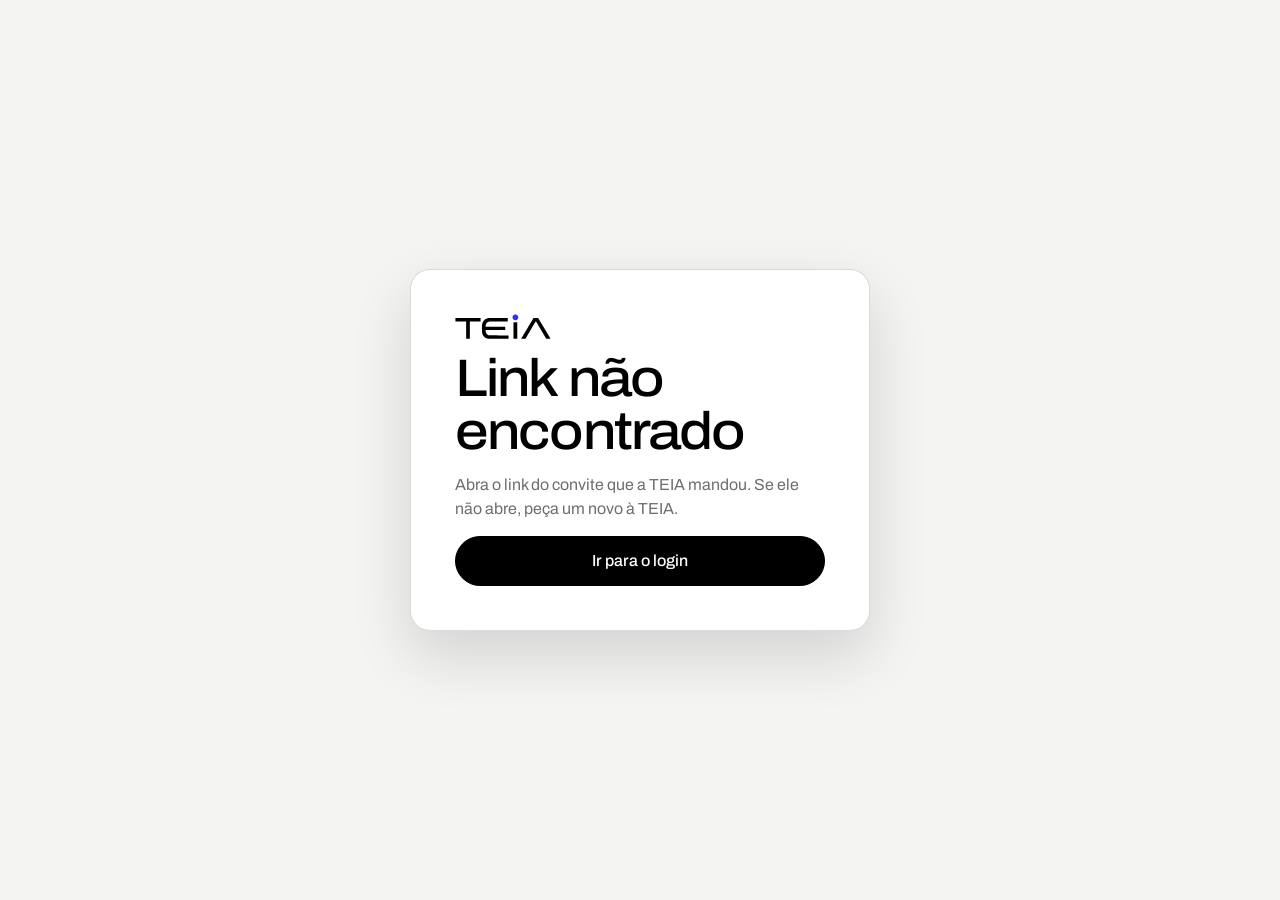
<file: definir-senha/index.html>
<!DOCTYPE html><!--v2Hox3uU5EiSPJ_8kdHOS--><html lang="pt-BR"><head><meta charSet="utf-8"/><meta name="viewport" content="width=device-width, initial-scale=1, viewport-fit=cover"/><link rel="stylesheet" href="/_next/static/css/174a198a1aa38d07.css" data-precedence="next"/><link rel="preload" as="script" fetchPriority="low" href="/_next/static/chunks/webpack-65e19be5b3fe325f.js"/><script src="/_next/static/chunks/4bd1b696-c023c6e3521b1417.js" async=""></script><script src="/_next/static/chunks/255-1f92380adbc6ec99.js" async=""></script><script src="/_next/static/chunks/main-app-36e6616048466139.js" async=""></script><script src="/_next/static/chunks/44530001-6a14ce924906b4cd.js" async=""></script><script src="/_next/static/chunks/650-1b08e0cdfdaf7376.js" async=""></script><script src="/_next/static/chunks/619-ba102abea3e3d0e4.js" async=""></script><script src="/_next/static/chunks/app/layout-a065b93c0f60fa80.js" async=""></script><script src="/_next/static/chunks/app/definir-senha/page-57380716a941475e.js" async=""></script><link rel="preconnect" href="https://fonts.googleapis.com"/><link rel="preconnect" href="https://fonts.gstatic.com" crossorigin=""/><meta name="theme-color" content="#ffffff"/><title>Painel TEIA</title><meta name="description" content="Acompanhe o resultado do trabalho da TEIA no seu negócio."/><meta name="robots" content="noindex, nofollow"/><link rel="icon" href="/assets/favicon.svg"/><link rel="stylesheet" href="https://fonts.googleapis.com/css2?family=Archivo:wdth,wght@62..125,400..700&amp;family=JetBrains+Mono:wght@400;500&amp;display=swap"/><script src="/_next/static/chunks/polyfills-42372ed130431b0a.js" noModule=""></script></head><body><div hidden=""><!--$--><!--/$--></div><p class="carregando">Carregando…</p><!--$--><!--/$--><script src="/_next/static/chunks/webpack-65e19be5b3fe325f.js" id="_R_" async=""></script><script>(self.__next_f=self.__next_f||[]).push([0])</script><script>self.__next_f.push([1,"1:\"$Sreact.fragment\"\n2:I[9160,[\"730\",\"static/chunks/44530001-6a14ce924906b4cd.js\",\"650\",\"static/chunks/650-1b08e0cdfdaf7376.js\",\"619\",\"static/chunks/619-ba102abea3e3d0e4.js\",\"177\",\"static/chunks/app/layout-a065b93c0f60fa80.js\"],\"SessaoProvider\"]\n3:I[6975,[\"730\",\"static/chunks/44530001-6a14ce924906b4cd.js\",\"650\",\"static/chunks/650-1b08e0cdfdaf7376.js\",\"619\",\"static/chunks/619-ba102abea3e3d0e4.js\",\"177\",\"static/chunks/app/layout-a065b93c0f60fa80.js\"],\"GlossarioProvider\"]\n4:I[9601,[\"730\",\"static/chunks/44530001-6a14ce924906b4cd.js\",\"650\",\"static/chunks/650-1b08e0cdfdaf7376.js\",\"619\",\"static/chunks/619-ba102abea3e3d0e4.js\",\"177\",\"static/chunks/app/layout-a065b93c0f60fa80.js\"],\"Moldura\"]\n5:I[9766,[],\"\"]\n6:I[8924,[],\"\"]\n7:I[1959,[],\"ClientPageRoot\"]\n8:I[3143,[\"730\",\"static/chunks/44530001-6a14ce924906b4cd.js\",\"650\",\"static/chunks/650-1b08e0cdfdaf7376.js\",\"926\",\"static/chunks/app/definir-senha/page-57380716a941475e.js\"],\"default\"]\nb:I[4431,[],\"OutletBoundary\"]\nd:I[5278,[],\"AsyncMetadataOutlet\"]\nf:I[4431,[],\"ViewportBoundary\"]\n11:I[4431,[],\"MetadataBoundary\"]\n12:\"$Sreact.suspense\"\n14:I[7150,[],\"\"]\n:HL[\"/_next/static/css/174a198a1aa38d07.css\",\"style\"]\n"])</script><script>self.__next_f.push([1,"0:{\"P\":null,\"b\":\"v2Hox3uU5EiSPJ-8kdHOS\",\"p\":\"\",\"c\":[\"\",\"definir-senha\",\"\"],\"i\":false,\"f\":[[[\"\",{\"children\":[\"definir-senha\",{\"children\":[\"__PAGE__\",{}]}]},\"$undefined\",\"$undefined\",true],[\"\",[\"$\",\"$1\",\"c\",{\"children\":[[[\"$\",\"link\",\"0\",{\"rel\":\"stylesheet\",\"href\":\"/_next/static/css/174a198a1aa38d07.css\",\"precedence\":\"next\",\"crossOrigin\":\"$undefined\",\"nonce\":\"$undefined\"}]],[\"$\",\"html\",null,{\"lang\":\"pt-BR\",\"children\":[[\"$\",\"head\",null,{\"children\":[[\"$\",\"link\",null,{\"rel\":\"preconnect\",\"href\":\"https://fonts.googleapis.com\"}],[\"$\",\"link\",null,{\"rel\":\"preconnect\",\"href\":\"https://fonts.gstatic.com\",\"crossOrigin\":\"\"}],[\"$\",\"link\",null,{\"rel\":\"stylesheet\",\"href\":\"https://fonts.googleapis.com/css2?family=Archivo:wdth,wght@62..125,400..700\u0026family=JetBrains+Mono:wght@400;500\u0026display=swap\"}]]}],[\"$\",\"body\",null,{\"children\":[\"$\",\"$L2\",null,{\"children\":[\"$\",\"$L3\",null,{\"children\":[\"$\",\"$L4\",null,{\"children\":[\"$\",\"$L5\",null,{\"parallelRouterKey\":\"children\",\"error\":\"$undefined\",\"errorStyles\":\"$undefined\",\"errorScripts\":\"$undefined\",\"template\":[\"$\",\"$L6\",null,{}],\"templateStyles\":\"$undefined\",\"templateScripts\":\"$undefined\",\"notFound\":[[[\"$\",\"title\",null,{\"children\":\"404: This page could not be found.\"}],[\"$\",\"div\",null,{\"style\":{\"fontFamily\":\"system-ui,\\\"Segoe UI\\\",Roboto,Helvetica,Arial,sans-serif,\\\"Apple Color Emoji\\\",\\\"Segoe UI Emoji\\\"\",\"height\":\"100vh\",\"textAlign\":\"center\",\"display\":\"flex\",\"flexDirection\":\"column\",\"alignItems\":\"center\",\"justifyContent\":\"center\"},\"children\":[\"$\",\"div\",null,{\"children\":[[\"$\",\"style\",null,{\"dangerouslySetInnerHTML\":{\"__html\":\"body{color:#000;background:#fff;margin:0}.next-error-h1{border-right:1px solid rgba(0,0,0,.3)}@media (prefers-color-scheme:dark){body{color:#fff;background:#000}.next-error-h1{border-right:1px solid rgba(255,255,255,.3)}}\"}}],[\"$\",\"h1\",null,{\"className\":\"next-error-h1\",\"style\":{\"display\":\"inline-block\",\"margin\":\"0 20px 0 0\",\"padding\":\"0 23px 0 0\",\"fontSize\":24,\"fontWeight\":500,\"verticalAlign\":\"top\",\"lineHeight\":\"49px\"},\"children\":404}],[\"$\",\"div\",null,{\"style\":{\"display\":\"inline-block\"},\"children\":[\"$\",\"h2\",null,{\"style\":{\"fontSize\":14,\"fontWeight\":400,\"lineHeight\":\"49px\",\"margin\":0},\"children\":\"This page could not be found.\"}]}]]}]}]],[]],\"forbidden\":\"$undefined\",\"unauthorized\":\"$undefined\"}]}]}]}]}]]}]]}],{\"children\":[\"definir-senha\",[\"$\",\"$1\",\"c\",{\"children\":[null,[\"$\",\"$L5\",null,{\"parallelRouterKey\":\"children\",\"error\":\"$undefined\",\"errorStyles\":\"$undefined\",\"errorScripts\":\"$undefined\",\"template\":[\"$\",\"$L6\",null,{}],\"templateStyles\":\"$undefined\",\"templateScripts\":\"$undefined\",\"notFound\":\"$undefined\",\"forbidden\":\"$undefined\",\"unauthorized\":\"$undefined\"}]]}],{\"children\":[\"__PAGE__\",[\"$\",\"$1\",\"c\",{\"children\":[[\"$\",\"$L7\",null,{\"Component\":\"$8\",\"searchParams\":{},\"params\":{},\"promises\":[\"$@9\",\"$@a\"]}],null,[\"$\",\"$Lb\",null,{\"children\":[\"$Lc\",[\"$\",\"$Ld\",null,{\"promise\":\"$@e\"}]]}]]}],{},null,false]},null,false]},null,false],[\"$\",\"$1\",\"h\",{\"children\":[null,[[\"$\",\"$Lf\",null,{\"children\":\"$L10\"}],null],[\"$\",\"$L11\",null,{\"children\":[\"$\",\"div\",null,{\"hidden\":true,\"children\":[\"$\",\"$12\",null,{\"fallback\":null,\"children\":\"$L13\"}]}]}]]}],false]],\"m\":\"$undefined\",\"G\":[\"$14\",[]],\"s\":false,\"S\":true}\n"])</script><script>self.__next_f.push([1,"9:{}\na:\"$0:f:0:1:2:children:2:children:1:props:children:0:props:params\"\n"])</script><script>self.__next_f.push([1,"10:[[\"$\",\"meta\",\"0\",{\"charSet\":\"utf-8\"}],[\"$\",\"meta\",\"1\",{\"name\":\"viewport\",\"content\":\"width=device-width, initial-scale=1, viewport-fit=cover\"}],[\"$\",\"meta\",\"2\",{\"name\":\"theme-color\",\"content\":\"#ffffff\"}]]\nc:null\n"])</script><script>self.__next_f.push([1,"15:I[622,[],\"IconMark\"]\ne:{\"metadata\":[[\"$\",\"title\",\"0\",{\"children\":\"Painel TEIA\"}],[\"$\",\"meta\",\"1\",{\"name\":\"description\",\"content\":\"Acompanhe o resultado do trabalho da TEIA no seu negócio.\"}],[\"$\",\"meta\",\"2\",{\"name\":\"robots\",\"content\":\"noindex, nofollow\"}],[\"$\",\"link\",\"3\",{\"rel\":\"icon\",\"href\":\"/assets/favicon.svg\"}],[\"$\",\"$L15\",\"4\",{}]],\"error\":null,\"digest\":\"$undefined\"}\n"])</script><script>self.__next_f.push([1,"13:\"$e:metadata\"\n"])</script></body></html>
</file>
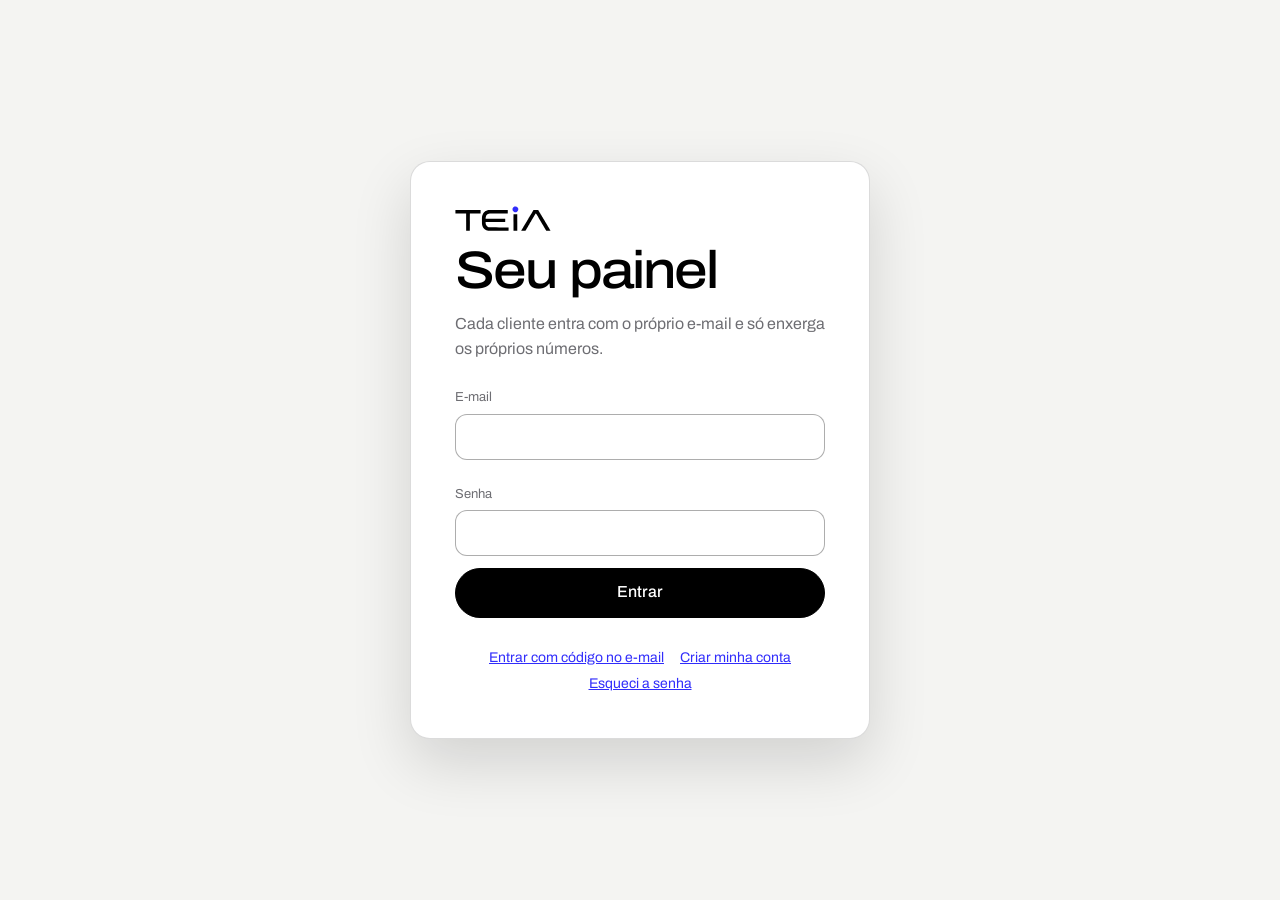
<file: login/index.html>
<!DOCTYPE html><!--v2Hox3uU5EiSPJ_8kdHOS--><html lang="pt-BR"><head><meta charSet="utf-8"/><meta name="viewport" content="width=device-width, initial-scale=1, viewport-fit=cover"/><link rel="stylesheet" href="/_next/static/css/174a198a1aa38d07.css" data-precedence="next"/><link rel="preload" as="script" fetchPriority="low" href="/_next/static/chunks/webpack-65e19be5b3fe325f.js"/><script src="/_next/static/chunks/4bd1b696-c023c6e3521b1417.js" async=""></script><script src="/_next/static/chunks/255-1f92380adbc6ec99.js" async=""></script><script src="/_next/static/chunks/main-app-36e6616048466139.js" async=""></script><script src="/_next/static/chunks/44530001-6a14ce924906b4cd.js" async=""></script><script src="/_next/static/chunks/650-1b08e0cdfdaf7376.js" async=""></script><script src="/_next/static/chunks/619-ba102abea3e3d0e4.js" async=""></script><script src="/_next/static/chunks/app/layout-a065b93c0f60fa80.js" async=""></script><script src="/_next/static/chunks/app/login/page-7776d31ef4f79b7d.js" async=""></script><link rel="preconnect" href="https://fonts.googleapis.com"/><link rel="preconnect" href="https://fonts.gstatic.com" crossorigin=""/><meta name="theme-color" content="#ffffff"/><title>Painel TEIA</title><meta name="description" content="Acompanhe o resultado do trabalho da TEIA no seu negócio."/><meta name="robots" content="noindex, nofollow"/><link rel="icon" href="/assets/favicon.svg"/><link rel="stylesheet" href="https://fonts.googleapis.com/css2?family=Archivo:wdth,wght@62..125,400..700&amp;family=JetBrains+Mono:wght@400;500&amp;display=swap"/><script src="/_next/static/chunks/polyfills-42372ed130431b0a.js" noModule=""></script></head><body><div hidden=""><!--$--><!--/$--></div><main class="login-tela"><div class="login-caixa"><div class="logo"><svg xmlns="http://www.w3.org/2000/svg" viewBox="0 0 3828 1008" role="img" aria-label="TEIA"><g transform="translate(0,1008) scale(0.1,-0.1)" fill="currentColor" stroke="none"><path d="M255 8463 c-38 -2 -75 -9 -82 -15 -10 -8 -13 -142 -13 -662 0 -393 4 -657 10 -666 8 -13 258 -15 2127 -18 1472 -2 2121 -6 2130 -14 11 -8 13 -672 13 -3449 0 -2739 3 -3439 13 -3446 6 -4 335 -9 730 -11 557 -3 721 -1 732 8 13 11 15 426 15 3446 0 3107 1 3434 16 3448 14 14 219 16 2112 16 1866 0 2100 2 2119 15 l22 16 1 654 0 654 -22 15 c-20 15 -486 16 -4938 14 -2703 -1 -4946 -4 -4985 -5z"></path><path d="M13460 8450 c-162 -19 -276 -38 -395 -66 -165 -39 -474 -141 -500 -165 -5 -5 -15 -9 -23 -9 -24 0 -262 -115 -314 -151 -14 -11 -28 -19 -31 -19 -13 0 -260 -170 -343 -235 -164 -131 -334 -311 -489 -519 -114 -153 -167 -241 -274 -461 -162 -330 -225 -524 -292 -905 -54 -304 -58 -428 -58 -1635 -1 -1199 1 -1256 55 -1585 9 -52 20 -115 26 -140 5 -25 15 -78 23 -118 8 -40 17 -78 21 -84 4 -6 13 -35 20 -62 7 -28 20 -73 29 -101 17 -51 20 -58 75 -205 55 -146 164 -352 288 -545 123 -191 365 -456 562 -614 181 -146 425 -291 690 -410 100 -45 316 -115 450 -147 30 -7 73 -17 95 -23 66 -16 273 -49 383 -61 74 -8 1180 -11 3979 -10 2133 0 3887 3 3899 6 13 3 25 12 28 20 3 8 6 295 7 638 0 445 -2 630 -10 645 -11 19 -21 21 -114 23 -56 1 -1695 2 -3642 2 -3749 1 -3594 -1 -3844 47 -306 58 -516 135 -733 270 -269 166 -450 361 -588 633 -70 139 -111 243 -145 370 -14 55 -28 102 -30 106 -5 8 -30 174 -45 295 -6 50 -12 166 -13 258 -2 140 1 169 13 177 9 6 1466 10 3897 10 3515 0 3883 1 3897 16 14 14 16 86 16 649 0 566 -2 635 -16 649 -14 15 -364 16 -3902 16 -2674 -1 -3889 3 -3896 10 -10 10 -11 205 0 330 17 204 68 452 117 575 130 321 199 430 396 626 164 163 246 223 453 327 214 109 395 164 693 209 l170 27 3493 0 c3093 1 3494 3 3502 16 6 9 10 271 10 662 0 575 -2 648 -16 662 -14 15 -364 16 -3717 15 -3499 -1 -3711 -2 -3857 -19z"></path><path d="M23961 6832 c-536 -2 -596 -4 -613 -19 -17 -15 -18 -137 -18 -3308 0 -3051 1 -3294 17 -3306 13 -12 142 -14 730 -16 417 -1 725 2 739 7 l24 10 0 3304 c0 2631 -3 3306 -12 3314 -19 14 -201 17 -867 14z"></path><path d="M31589 8506 c-2 -3 -54 -9 -115 -14 -62 -6 -121 -15 -132 -21 -24 -13 -150 -200 -272 -406 -46 -77 -98 -162 -115 -190 -17 -27 -55 -90 -84 -140 -29 -49 -65 -110 -81 -135 -15 -25 -40 -67 -55 -95 -14 -27 -65 -114 -113 -193 -168 -275 -211 -348 -261 -439 -28 -51 -102 -175 -164 -275 -63 -101 -154 -250 -202 -333 -47 -82 -123 -208 -167 -280 -44 -71 -98 -164 -121 -205 -22 -41 -71 -122 -109 -180 -37 -58 -80 -127 -94 -155 -26 -50 -114 -197 -221 -370 -30 -49 -67 -111 -82 -137 -53 -95 -135 -234 -152 -258 -17 -26 -246 -410 -265 -445 -17 -32 -261 -441 -609 -1020 -40 -66 -101 -169 -136 -228 -35 -59 -76 -127 -91 -150 -15 -23 -33 -53 -41 -67 -45 -79 -192 -330 -211 -360 -68 -105 -107 -171 -134 -220 -16 -30 -75 -129 -130 -220 -56 -91 -125 -205 -153 -255 -97 -166 -172 -289 -225 -371 -29 -45 -96 -158 -150 -250 -53 -93 -104 -182 -114 -199 -9 -16 -63 -106 -120 -200 -57 -93 -111 -183 -120 -200 -10 -16 -44 -75 -76 -130 -33 -55 -67 -111 -76 -125 -16 -22 -16 -26 -3 -40 14 -13 114 -15 825 -18 445 -1 824 1 842 6 27 7 40 22 87 103 94 164 223 382 257 434 18 28 45 73 61 102 92 168 454 785 516 880 25 40 56 92 68 115 12 24 40 75 64 113 23 39 45 77 48 85 4 8 27 47 51 85 24 39 71 114 103 168 32 54 68 115 80 135 13 20 30 51 38 67 9 17 36 62 60 100 24 39 96 160 160 270 207 355 269 460 300 505 17 25 100 164 184 310 84 146 181 312 216 370 82 137 223 377 245 415 9 17 39 66 66 110 27 44 54 88 59 97 88 149 218 367 244 408 6 8 33 56 61 105 28 50 55 97 60 105 6 8 16 26 22 40 7 14 45 77 84 140 39 63 108 180 153 260 46 80 93 161 106 180 32 50 243 405 278 470 17 30 63 107 102 170 39 63 107 177 151 253 104 182 157 248 212 266 53 16 102 8 141 -25 26 -22 139 -198 242 -377 19 -33 43 -74 54 -92 11 -18 38 -63 60 -100 22 -37 49 -82 60 -100 11 -18 37 -62 58 -97 53 -87 330 -556 422 -714 11 -19 53 -91 94 -162 41 -70 86 -145 101 -167 25 -38 70 -115 133 -229 16 -28 44 -73 61 -101 18 -27 59 -95 90 -150 32 -55 77 -131 101 -170 24 -38 87 -144 140 -235 53 -91 125 -212 160 -270 35 -58 72 -120 82 -138 35 -62 214 -368 278 -472 35 -58 72 -119 82 -137 10 -18 36 -62 58 -98 22 -37 49 -82 60 -101 22 -38 176 -296 327 -548 53 -88 153 -259 222 -378 69 -120 144 -248 168 -285 53 -83 43 -67 179 -303 62 -107 136 -231 164 -275 28 -44 82 -134 120 -200 90 -159 293 -503 316 -537 11 -15 24 -38 29 -50 6 -13 20 -40 33 -60 12 -20 39 -65 60 -100 110 -184 109 -182 157 -190 56 -8 1622 -10 1644 -2 20 8 21 32 2 53 -7 9 -31 50 -53 91 -35 65 -75 137 -116 205 -6 11 -28 45 -47 75 -19 30 -42 67 -50 82 -22 41 -172 295 -192 326 -24 37 -51 84 -96 164 -20 37 -43 73 -50 80 -6 6 -12 15 -12 19 0 4 -27 52 -60 106 -72 117 -57 93 -171 283 -131 220 -227 380 -276 458 -23 37 -48 78 -56 92 -8 14 -47 81 -86 148 -39 68 -71 126 -71 128 0 3 -21 37 -46 77 -26 40 -62 97 -82 127 -19 30 -42 66 -52 80 -9 14 -31 50 -48 80 -18 30 -37 62 -42 70 -5 8 -41 71 -80 140 -39 69 -89 152 -110 185 -22 33 -49 76 -60 95 -11 19 -32 53 -45 75 -14 22 -32 54 -40 70 -8 17 -33 57 -54 90 -22 33 -66 105 -98 159 -32 55 -67 114 -78 132 -11 18 -57 97 -103 176 -46 78 -103 175 -128 213 -24 39 -47 77 -51 85 -4 8 -14 26 -24 40 -17 26 -175 290 -219 366 -14 24 -52 89 -85 144 -75 128 -96 164 -127 220 -13 25 -49 83 -79 130 -56 86 -68 105 -136 219 -21 35 -48 80 -60 100 -12 20 -25 43 -29 51 -10 21 -106 186 -124 215 -8 12 -51 82 -95 154 -44 72 -92 150 -107 174 -15 23 -34 56 -43 72 -8 17 -23 44 -34 60 -10 17 -28 47 -40 68 -46 82 -60 105 -104 177 -26 41 -98 165 -162 275 -64 110 -136 232 -160 270 -24 39 -85 142 -136 230 -51 88 -107 180 -124 205 -17 25 -71 114 -121 198 -161 275 -185 316 -250 415 -36 55 -69 109 -75 120 -5 12 -15 31 -21 42 -78 124 -115 176 -128 180 -53 17 -412 29 -951 32 -338 2 -617 1 -620 -1z"></path><path class="teia-ponto" d="M23860 9906 c-115 -29 -137 -36 -185 -56 -87 -37 -198 -94 -245 -125 -63 -41 -191 -166 -261 -253 -70 -87 -144 -234 -195 -387 l-37 -110 -1 -210 c0 -234 4 -258 85 -448 63 -147 125 -242 233 -356 99 -103 195 -173 326 -238 177 -87 311 -118 500 -118 237 1 451 68 668 208 248 160 437 456 489 762 21 130 12 329 -22 460 -50 192 -110 310 -244 473 -165 202 -322 302 -606 388 -79 24 -421 31 -505 10z"></path></g></svg></div><h2>Seu painel</h2><p class="muted">Cada cliente entra com o próprio e-mail e só enxerga os próprios números.</p><form><label class="campo">E-mail<input type="email" autoComplete="email" required="" value=""/></label><label class="campo">Senha<input type="password" autoComplete="current-password" required="" value=""/></label><button type="submit" class="btn-pri">Entrar</button></form><p class="leg login-opcoes"><button type="button" class="link">Entrar com código no e-mail</button><button type="button" class="link">Criar minha conta</button><button type="button" class="link">Esqueci a senha</button></p></div></main><!--$--><!--/$--><script src="/_next/static/chunks/webpack-65e19be5b3fe325f.js" id="_R_" async=""></script><script>(self.__next_f=self.__next_f||[]).push([0])</script><script>self.__next_f.push([1,"1:\"$Sreact.fragment\"\n2:I[9160,[\"730\",\"static/chunks/44530001-6a14ce924906b4cd.js\",\"650\",\"static/chunks/650-1b08e0cdfdaf7376.js\",\"619\",\"static/chunks/619-ba102abea3e3d0e4.js\",\"177\",\"static/chunks/app/layout-a065b93c0f60fa80.js\"],\"SessaoProvider\"]\n3:I[6975,[\"730\",\"static/chunks/44530001-6a14ce924906b4cd.js\",\"650\",\"static/chunks/650-1b08e0cdfdaf7376.js\",\"619\",\"static/chunks/619-ba102abea3e3d0e4.js\",\"177\",\"static/chunks/app/layout-a065b93c0f60fa80.js\"],\"GlossarioProvider\"]\n4:I[9601,[\"730\",\"static/chunks/44530001-6a14ce924906b4cd.js\",\"650\",\"static/chunks/650-1b08e0cdfdaf7376.js\",\"619\",\"static/chunks/619-ba102abea3e3d0e4.js\",\"177\",\"static/chunks/app/layout-a065b93c0f60fa80.js\"],\"Moldura\"]\n5:I[9766,[],\"\"]\n6:I[8924,[],\"\"]\n7:I[1959,[],\"ClientPageRoot\"]\n8:I[17,[\"730\",\"static/chunks/44530001-6a14ce924906b4cd.js\",\"650\",\"static/chunks/650-1b08e0cdfdaf7376.js\",\"520\",\"static/chunks/app/login/page-7776d31ef4f79b7d.js\"],\"default\"]\nb:I[4431,[],\"OutletBoundary\"]\nd:I[5278,[],\"AsyncMetadataOutlet\"]\nf:I[4431,[],\"ViewportBoundary\"]\n11:I[4431,[],\"MetadataBoundary\"]\n12:\"$Sreact.suspense\"\n14:I[7150,[],\"\"]\n:HL[\"/_next/static/css/174a198a1aa38d07.css\",\"style\"]\n"])</script><script>self.__next_f.push([1,"0:{\"P\":null,\"b\":\"v2Hox3uU5EiSPJ-8kdHOS\",\"p\":\"\",\"c\":[\"\",\"login\",\"\"],\"i\":false,\"f\":[[[\"\",{\"children\":[\"login\",{\"children\":[\"__PAGE__\",{}]}]},\"$undefined\",\"$undefined\",true],[\"\",[\"$\",\"$1\",\"c\",{\"children\":[[[\"$\",\"link\",\"0\",{\"rel\":\"stylesheet\",\"href\":\"/_next/static/css/174a198a1aa38d07.css\",\"precedence\":\"next\",\"crossOrigin\":\"$undefined\",\"nonce\":\"$undefined\"}]],[\"$\",\"html\",null,{\"lang\":\"pt-BR\",\"children\":[[\"$\",\"head\",null,{\"children\":[[\"$\",\"link\",null,{\"rel\":\"preconnect\",\"href\":\"https://fonts.googleapis.com\"}],[\"$\",\"link\",null,{\"rel\":\"preconnect\",\"href\":\"https://fonts.gstatic.com\",\"crossOrigin\":\"\"}],[\"$\",\"link\",null,{\"rel\":\"stylesheet\",\"href\":\"https://fonts.googleapis.com/css2?family=Archivo:wdth,wght@62..125,400..700\u0026family=JetBrains+Mono:wght@400;500\u0026display=swap\"}]]}],[\"$\",\"body\",null,{\"children\":[\"$\",\"$L2\",null,{\"children\":[\"$\",\"$L3\",null,{\"children\":[\"$\",\"$L4\",null,{\"children\":[\"$\",\"$L5\",null,{\"parallelRouterKey\":\"children\",\"error\":\"$undefined\",\"errorStyles\":\"$undefined\",\"errorScripts\":\"$undefined\",\"template\":[\"$\",\"$L6\",null,{}],\"templateStyles\":\"$undefined\",\"templateScripts\":\"$undefined\",\"notFound\":[[[\"$\",\"title\",null,{\"children\":\"404: This page could not be found.\"}],[\"$\",\"div\",null,{\"style\":{\"fontFamily\":\"system-ui,\\\"Segoe UI\\\",Roboto,Helvetica,Arial,sans-serif,\\\"Apple Color Emoji\\\",\\\"Segoe UI Emoji\\\"\",\"height\":\"100vh\",\"textAlign\":\"center\",\"display\":\"flex\",\"flexDirection\":\"column\",\"alignItems\":\"center\",\"justifyContent\":\"center\"},\"children\":[\"$\",\"div\",null,{\"children\":[[\"$\",\"style\",null,{\"dangerouslySetInnerHTML\":{\"__html\":\"body{color:#000;background:#fff;margin:0}.next-error-h1{border-right:1px solid rgba(0,0,0,.3)}@media (prefers-color-scheme:dark){body{color:#fff;background:#000}.next-error-h1{border-right:1px solid rgba(255,255,255,.3)}}\"}}],[\"$\",\"h1\",null,{\"className\":\"next-error-h1\",\"style\":{\"display\":\"inline-block\",\"margin\":\"0 20px 0 0\",\"padding\":\"0 23px 0 0\",\"fontSize\":24,\"fontWeight\":500,\"verticalAlign\":\"top\",\"lineHeight\":\"49px\"},\"children\":404}],[\"$\",\"div\",null,{\"style\":{\"display\":\"inline-block\"},\"children\":[\"$\",\"h2\",null,{\"style\":{\"fontSize\":14,\"fontWeight\":400,\"lineHeight\":\"49px\",\"margin\":0},\"children\":\"This page could not be found.\"}]}]]}]}]],[]],\"forbidden\":\"$undefined\",\"unauthorized\":\"$undefined\"}]}]}]}]}]]}]]}],{\"children\":[\"login\",[\"$\",\"$1\",\"c\",{\"children\":[null,[\"$\",\"$L5\",null,{\"parallelRouterKey\":\"children\",\"error\":\"$undefined\",\"errorStyles\":\"$undefined\",\"errorScripts\":\"$undefined\",\"template\":[\"$\",\"$L6\",null,{}],\"templateStyles\":\"$undefined\",\"templateScripts\":\"$undefined\",\"notFound\":\"$undefined\",\"forbidden\":\"$undefined\",\"unauthorized\":\"$undefined\"}]]}],{\"children\":[\"__PAGE__\",[\"$\",\"$1\",\"c\",{\"children\":[[\"$\",\"$L7\",null,{\"Component\":\"$8\",\"searchParams\":{},\"params\":{},\"promises\":[\"$@9\",\"$@a\"]}],null,[\"$\",\"$Lb\",null,{\"children\":[\"$Lc\",[\"$\",\"$Ld\",null,{\"promise\":\"$@e\"}]]}]]}],{},null,false]},null,false]},null,false],[\"$\",\"$1\",\"h\",{\"children\":[null,[[\"$\",\"$Lf\",null,{\"children\":\"$L10\"}],null],[\"$\",\"$L11\",null,{\"children\":[\"$\",\"div\",null,{\"hidden\":true,\"children\":[\"$\",\"$12\",null,{\"fallback\":null,\"children\":\"$L13\"}]}]}]]}],false]],\"m\":\"$undefined\",\"G\":[\"$14\",[]],\"s\":false,\"S\":true}\n"])</script><script>self.__next_f.push([1,"9:{}\na:\"$0:f:0:1:2:children:2:children:1:props:children:0:props:params\"\n"])</script><script>self.__next_f.push([1,"10:[[\"$\",\"meta\",\"0\",{\"charSet\":\"utf-8\"}],[\"$\",\"meta\",\"1\",{\"name\":\"viewport\",\"content\":\"width=device-width, initial-scale=1, viewport-fit=cover\"}],[\"$\",\"meta\",\"2\",{\"name\":\"theme-color\",\"content\":\"#ffffff\"}]]\nc:null\n"])</script><script>self.__next_f.push([1,"15:I[622,[],\"IconMark\"]\ne:{\"metadata\":[[\"$\",\"title\",\"0\",{\"children\":\"Painel TEIA\"}],[\"$\",\"meta\",\"1\",{\"name\":\"description\",\"content\":\"Acompanhe o resultado do trabalho da TEIA no seu negócio.\"}],[\"$\",\"meta\",\"2\",{\"name\":\"robots\",\"content\":\"noindex, nofollow\"}],[\"$\",\"link\",\"3\",{\"rel\":\"icon\",\"href\":\"/assets/favicon.svg\"}],[\"$\",\"$L15\",\"4\",{}]],\"error\":null,\"digest\":\"$undefined\"}\n"])</script><script>self.__next_f.push([1,"13:\"$e:metadata\"\n"])</script></body></html>
</file>
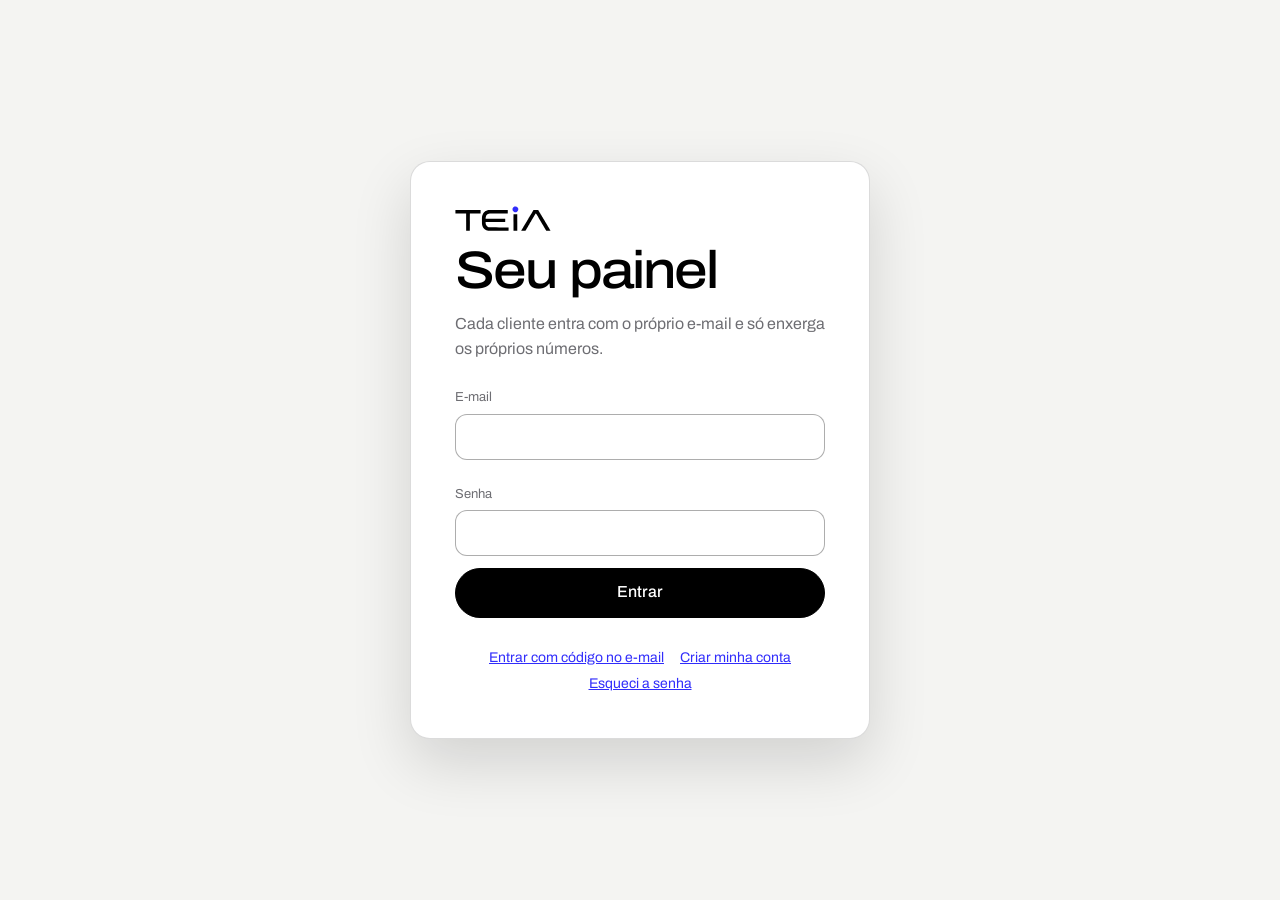
<file: primeiro-acesso/index.html>
<!DOCTYPE html><!--v2Hox3uU5EiSPJ_8kdHOS--><html lang="pt-BR"><head><meta charSet="utf-8"/><meta name="viewport" content="width=device-width, initial-scale=1, viewport-fit=cover"/><link rel="stylesheet" href="/_next/static/css/174a198a1aa38d07.css" data-precedence="next"/><link rel="preload" as="script" fetchPriority="low" href="/_next/static/chunks/webpack-65e19be5b3fe325f.js"/><script src="/_next/static/chunks/4bd1b696-c023c6e3521b1417.js" async=""></script><script src="/_next/static/chunks/255-1f92380adbc6ec99.js" async=""></script><script src="/_next/static/chunks/main-app-36e6616048466139.js" async=""></script><script src="/_next/static/chunks/44530001-6a14ce924906b4cd.js" async=""></script><script src="/_next/static/chunks/650-1b08e0cdfdaf7376.js" async=""></script><script src="/_next/static/chunks/619-ba102abea3e3d0e4.js" async=""></script><script src="/_next/static/chunks/app/layout-a065b93c0f60fa80.js" async=""></script><script src="/_next/static/chunks/app/primeiro-acesso/page-a226d4d4778f0edc.js" async=""></script><link rel="preconnect" href="https://fonts.googleapis.com"/><link rel="preconnect" href="https://fonts.gstatic.com" crossorigin=""/><meta name="theme-color" content="#ffffff"/><title>Painel TEIA</title><meta name="description" content="Acompanhe o resultado do trabalho da TEIA no seu negócio."/><meta name="robots" content="noindex, nofollow"/><link rel="icon" href="/assets/favicon.svg"/><link rel="stylesheet" href="https://fonts.googleapis.com/css2?family=Archivo:wdth,wght@62..125,400..700&amp;family=JetBrains+Mono:wght@400;500&amp;display=swap"/><script src="/_next/static/chunks/polyfills-42372ed130431b0a.js" noModule=""></script></head><body><div hidden=""><!--$--><!--/$--></div><p class="carregando">Carregando…</p><script src="/_next/static/chunks/webpack-65e19be5b3fe325f.js" id="_R_" async=""></script><script>(self.__next_f=self.__next_f||[]).push([0])</script><script>self.__next_f.push([1,"1:\"$Sreact.fragment\"\n2:I[9160,[\"730\",\"static/chunks/44530001-6a14ce924906b4cd.js\",\"650\",\"static/chunks/650-1b08e0cdfdaf7376.js\",\"619\",\"static/chunks/619-ba102abea3e3d0e4.js\",\"177\",\"static/chunks/app/layout-a065b93c0f60fa80.js\"],\"SessaoProvider\"]\n3:I[6975,[\"730\",\"static/chunks/44530001-6a14ce924906b4cd.js\",\"650\",\"static/chunks/650-1b08e0cdfdaf7376.js\",\"619\",\"static/chunks/619-ba102abea3e3d0e4.js\",\"177\",\"static/chunks/app/layout-a065b93c0f60fa80.js\"],\"GlossarioProvider\"]\n4:I[9601,[\"730\",\"static/chunks/44530001-6a14ce924906b4cd.js\",\"650\",\"static/chunks/650-1b08e0cdfdaf7376.js\",\"619\",\"static/chunks/619-ba102abea3e3d0e4.js\",\"177\",\"static/chunks/app/layout-a065b93c0f60fa80.js\"],\"Moldura\"]\n5:I[9766,[],\"\"]\n6:I[8924,[],\"\"]\n7:I[1959,[],\"ClientPageRoot\"]\n8:I[8298,[\"730\",\"static/chunks/44530001-6a14ce924906b4cd.js\",\"650\",\"static/chunks/650-1b08e0cdfdaf7376.js\",\"7\",\"static/chunks/app/primeiro-acesso/page-a226d4d4778f0edc.js\"],\"default\"]\nb:I[4431,[],\"OutletBoundary\"]\nd:I[5278,[],\"AsyncMetadataOutlet\"]\nf:I[4431,[],\"ViewportBoundary\"]\n11:I[4431,[],\"MetadataBoundary\"]\n12:\"$Sreact.suspense\"\n14:I[7150,[],\"\"]\n:HL[\"/_next/static/css/174a198a1aa38d07.css\",\"style\"]\n"])</script><script>self.__next_f.push([1,"0:{\"P\":null,\"b\":\"v2Hox3uU5EiSPJ-8kdHOS\",\"p\":\"\",\"c\":[\"\",\"primeiro-acesso\",\"\"],\"i\":false,\"f\":[[[\"\",{\"children\":[\"primeiro-acesso\",{\"children\":[\"__PAGE__\",{}]}]},\"$undefined\",\"$undefined\",true],[\"\",[\"$\",\"$1\",\"c\",{\"children\":[[[\"$\",\"link\",\"0\",{\"rel\":\"stylesheet\",\"href\":\"/_next/static/css/174a198a1aa38d07.css\",\"precedence\":\"next\",\"crossOrigin\":\"$undefined\",\"nonce\":\"$undefined\"}]],[\"$\",\"html\",null,{\"lang\":\"pt-BR\",\"children\":[[\"$\",\"head\",null,{\"children\":[[\"$\",\"link\",null,{\"rel\":\"preconnect\",\"href\":\"https://fonts.googleapis.com\"}],[\"$\",\"link\",null,{\"rel\":\"preconnect\",\"href\":\"https://fonts.gstatic.com\",\"crossOrigin\":\"\"}],[\"$\",\"link\",null,{\"rel\":\"stylesheet\",\"href\":\"https://fonts.googleapis.com/css2?family=Archivo:wdth,wght@62..125,400..700\u0026family=JetBrains+Mono:wght@400;500\u0026display=swap\"}]]}],[\"$\",\"body\",null,{\"children\":[\"$\",\"$L2\",null,{\"children\":[\"$\",\"$L3\",null,{\"children\":[\"$\",\"$L4\",null,{\"children\":[\"$\",\"$L5\",null,{\"parallelRouterKey\":\"children\",\"error\":\"$undefined\",\"errorStyles\":\"$undefined\",\"errorScripts\":\"$undefined\",\"template\":[\"$\",\"$L6\",null,{}],\"templateStyles\":\"$undefined\",\"templateScripts\":\"$undefined\",\"notFound\":[[[\"$\",\"title\",null,{\"children\":\"404: This page could not be found.\"}],[\"$\",\"div\",null,{\"style\":{\"fontFamily\":\"system-ui,\\\"Segoe UI\\\",Roboto,Helvetica,Arial,sans-serif,\\\"Apple Color Emoji\\\",\\\"Segoe UI Emoji\\\"\",\"height\":\"100vh\",\"textAlign\":\"center\",\"display\":\"flex\",\"flexDirection\":\"column\",\"alignItems\":\"center\",\"justifyContent\":\"center\"},\"children\":[\"$\",\"div\",null,{\"children\":[[\"$\",\"style\",null,{\"dangerouslySetInnerHTML\":{\"__html\":\"body{color:#000;background:#fff;margin:0}.next-error-h1{border-right:1px solid rgba(0,0,0,.3)}@media (prefers-color-scheme:dark){body{color:#fff;background:#000}.next-error-h1{border-right:1px solid rgba(255,255,255,.3)}}\"}}],[\"$\",\"h1\",null,{\"className\":\"next-error-h1\",\"style\":{\"display\":\"inline-block\",\"margin\":\"0 20px 0 0\",\"padding\":\"0 23px 0 0\",\"fontSize\":24,\"fontWeight\":500,\"verticalAlign\":\"top\",\"lineHeight\":\"49px\"},\"children\":404}],[\"$\",\"div\",null,{\"style\":{\"display\":\"inline-block\"},\"children\":[\"$\",\"h2\",null,{\"style\":{\"fontSize\":14,\"fontWeight\":400,\"lineHeight\":\"49px\",\"margin\":0},\"children\":\"This page could not be found.\"}]}]]}]}]],[]],\"forbidden\":\"$undefined\",\"unauthorized\":\"$undefined\"}]}]}]}]}]]}]]}],{\"children\":[\"primeiro-acesso\",[\"$\",\"$1\",\"c\",{\"children\":[null,[\"$\",\"$L5\",null,{\"parallelRouterKey\":\"children\",\"error\":\"$undefined\",\"errorStyles\":\"$undefined\",\"errorScripts\":\"$undefined\",\"template\":[\"$\",\"$L6\",null,{}],\"templateStyles\":\"$undefined\",\"templateScripts\":\"$undefined\",\"notFound\":\"$undefined\",\"forbidden\":\"$undefined\",\"unauthorized\":\"$undefined\"}]]}],{\"children\":[\"__PAGE__\",[\"$\",\"$1\",\"c\",{\"children\":[[\"$\",\"$L7\",null,{\"Component\":\"$8\",\"searchParams\":{},\"params\":{},\"promises\":[\"$@9\",\"$@a\"]}],null,[\"$\",\"$Lb\",null,{\"children\":[\"$Lc\",[\"$\",\"$Ld\",null,{\"promise\":\"$@e\"}]]}]]}],{},null,false]},null,false]},null,false],[\"$\",\"$1\",\"h\",{\"children\":[null,[[\"$\",\"$Lf\",null,{\"children\":\"$L10\"}],null],[\"$\",\"$L11\",null,{\"children\":[\"$\",\"div\",null,{\"hidden\":true,\"children\":[\"$\",\"$12\",null,{\"fallback\":null,\"children\":\"$L13\"}]}]}]]}],false]],\"m\":\"$undefined\",\"G\":[\"$14\",[]],\"s\":false,\"S\":true}\n"])</script><script>self.__next_f.push([1,"9:{}\na:\"$0:f:0:1:2:children:2:children:1:props:children:0:props:params\"\n"])</script><script>self.__next_f.push([1,"10:[[\"$\",\"meta\",\"0\",{\"charSet\":\"utf-8\"}],[\"$\",\"meta\",\"1\",{\"name\":\"viewport\",\"content\":\"width=device-width, initial-scale=1, viewport-fit=cover\"}],[\"$\",\"meta\",\"2\",{\"name\":\"theme-color\",\"content\":\"#ffffff\"}]]\nc:null\n"])</script><script>self.__next_f.push([1,"15:I[622,[],\"IconMark\"]\ne:{\"metadata\":[[\"$\",\"title\",\"0\",{\"children\":\"Painel TEIA\"}],[\"$\",\"meta\",\"1\",{\"name\":\"description\",\"content\":\"Acompanhe o resultado do trabalho da TEIA no seu negócio.\"}],[\"$\",\"meta\",\"2\",{\"name\":\"robots\",\"content\":\"noindex, nofollow\"}],[\"$\",\"link\",\"3\",{\"rel\":\"icon\",\"href\":\"/assets/favicon.svg\"}],[\"$\",\"$L15\",\"4\",{}]],\"error\":null,\"digest\":\"$undefined\"}\n"])</script><script>self.__next_f.push([1,"13:\"$e:metadata\"\n"])</script></body></html>
</file>
<file: _next/static/css/174a198a1aa38d07.css>
:root{--bg:#fff;--ink:#000;--muted:#6e6e73;--panel:#f4f4f2;--stage:#b9bcc0;--line:rgba(0,0,0,.14);--line-2:rgba(0,0,0,.32);--accent:#312dfb;--accent-soft:rgba(49,45,251,.09);--accent-mid:rgba(49,45,251,.35);--radius:20px;--radius-sm:12px;--radius-pill:999px;--shadow:0 24px 60px rgba(0,0,0,.14);--tr:240ms cubic-bezier(.4,0,.2,1);--tr-slow:900ms cubic-bezier(.4,0,.2,1);--max:1240px;--section:clamp(72px,9vw,140px);--gutter:clamp(16px,4.2vw,48px);--head-h:64px}*,:after,:before{box-sizing:border-box}html{scroll-behavior:smooth;-webkit-text-size-adjust:100%}body,html{background:var(--bg)}body{margin:0;color:var(--ink);font-family:Archivo,Helvetica Neue,Helvetica,Arial,sans-serif;font-size:clamp(1rem,1.05vw,1.0625rem);line-height:1.55;overflow-x:hidden;-webkit-font-smoothing:antialiased}h1,h2,h3{font-weight:500;font-variation-settings:"wdth" 112;letter-spacing:-.035em;line-height:1;margin:0;text-wrap:balance}h1{font-size:clamp(2.2rem,6vw,4.6rem)}h2{font-size:clamp(1.8rem,4.4vw,3.3rem)}h3{font-size:clamp(1.1rem,1.8vw,1.4rem);letter-spacing:-.02em;line-height:1.15}p{margin:0;max-width:62ch}button{font:inherit;color:inherit}.mono{font-size:.75rem;letter-spacing:.02em}.eyebrow,.mono{font-family:JetBrains Mono,ui-monospace,monospace}.eyebrow{font-size:.6875rem;letter-spacing:.16em;text-transform:uppercase;margin-bottom:22px}.eyebrow,.muted{color:var(--muted)}.wrap{max-width:var(--max);margin:0 auto;padding:0 var(--gutter)}:focus-visible{outline:2px solid var(--accent);outline-offset:3px}.aviso{background:var(--ink);color:#fff;text-align:center;padding:8px var(--gutter);font-family:JetBrains Mono,monospace;font-size:.6875rem;letter-spacing:.08em}.aviso b{color:#fff;font-weight:500;border-bottom:1px solid var(--accent)}header.topo{position:sticky;top:0;z-index:40;background:rgba(255,255,255,.96);border-bottom:var(--line-w,1px) solid var(--line)}.topo .wrap{height:var(--head-h);display:flex;align-items:center;justify-content:space-between;gap:16px}.logo{display:block;width:84px;color:var(--ink)}.logo svg{display:block;width:100%;height:auto}.logo .teia-ponto{fill:var(--accent);transform-box:fill-box;transform-origin:center;transition:transform var(--tr)}.clientes{display:flex;gap:6px;flex-wrap:wrap;justify-content:flex-end}.clientes button{border:1px solid var(--line-2);background:transparent;border-radius:var(--radius-pill);padding:7px 14px;font-size:13px;font-weight:500;cursor:pointer;transition:var(--tr);min-height:36px}.clientes button:hover{border-color:var(--accent);color:var(--accent)}.clientes button[aria-pressed=true]{background:var(--ink);color:#fff;border-color:var(--ink)}.clientes{align-items:center}.badge{display:inline-grid;place-items:center;min-width:18px;height:18px;border-radius:999px;background:var(--accent);color:#fff;font-size:10px;font-weight:600;margin-left:4px;padding:0 5px}#conta[hidden],.badge:empty{display:none}.conta-topo{padding:56px 0 8px}.conta-bloco{padding:56px 0;border-top:1px solid var(--line)}.conta-bloco:first-of-type{border-top:0}.conta-bloco>.eyebrow{margin-bottom:12px}.conta-bloco>h2{margin-bottom:28px;font-size:clamp(1.6rem,3.4vw,2.6rem)}.ficha{display:grid;grid-template-columns:repeat(3,minmax(0,1fr));gap:1px;background:var(--line);border:1px solid var(--line);border-radius:var(--radius);overflow:hidden}.ficha>div{background:#fff;padding:18px 20px}.ficha .rot{display:block;margin-bottom:6px}.ficha b{font-weight:500;overflow-wrap:anywhere}.plano-atual{display:grid;grid-template-columns:minmax(0,.8fr) minmax(0,1.6fr);gap:16px;align-items:start}.cartao{border:1px solid var(--line);border-radius:var(--radius);padding:24px}.cartao.escuro{background:var(--ink);color:#fff;border-color:var(--ink)}.cartao.escuro .leg,.cartao.escuro .rot{color:rgba(255,255,255,.62)}.cartao h3{margin:8px 0 6px}.preco{font-size:clamp(1.8rem,3.4vw,2.6rem);font-weight:600;letter-spacing:-.04em;font-variant-numeric:tabular-nums;margin:12px 0 4px}.preco small{font-size:.4em;font-weight:500;letter-spacing:0;opacity:.7}.lista{list-style:none;margin:16px 0 0;padding:0;display:grid;gap:8px;font-size:.9rem}.lista li{display:grid;grid-template-columns:14px 1fr;gap:10px;align-items:baseline}.lista li:before{content:"";width:6px;height:6px;border-radius:50%;background:var(--accent);transform:translateY(-1px)}.vigencia{margin-top:18px}.vigencia .trilho{height:6px;border-radius:6px;background:rgba(255,255,255,.18);overflow:hidden;margin:10px 0 6px}.vigencia .trilho i{display:block;height:100%;background:var(--accent);border-radius:6px}.linha-dado{display:flex;justify-content:space-between;gap:12px;padding:10px 0;border-bottom:1px solid var(--line);font-size:.9rem}.linha-dado:last-of-type{border-bottom:0}.btn-sec{min-height:44px;border-radius:var(--radius-pill);border:1px solid var(--line-2);background:transparent;padding:0 18px;font-weight:500;cursor:pointer;transition:var(--tr)}.btn-sec:hover{border-color:var(--accent);color:var(--accent)}.btn-pri{min-height:44px;border-radius:var(--radius-pill);border:1px solid var(--ink);background:var(--ink);color:#fff;padding:0 18px;font-weight:500;cursor:pointer;transition:var(--tr)}.btn-pri:hover{background:var(--accent);border-color:var(--accent)}.planos{display:grid;grid-template-columns:repeat(3,minmax(0,1fr));gap:16px}.plano{border:1px solid var(--line);border-radius:var(--radius);padding:24px;display:flex;flex-direction:column;transition:border-color var(--tr)}.plano:hover{border-color:var(--accent)}.plano.tem{background:var(--panel)}.plano .selo-p{align-self:flex-start;font-family:JetBrains Mono,monospace;font-size:.625rem;letter-spacing:.1em;text-transform:uppercase;border-radius:999px;padding:4px 10px;border:1px solid var(--line-2);color:var(--muted)}.plano .selo-p.sugerido{background:var(--accent);border-color:var(--accent);color:#fff}.plano .porque{margin-top:14px;padding:12px 14px;border-radius:var(--radius-sm);background:var(--accent-soft);font-size:.875rem}.plano .porque:before{content:"Por que para você";display:block;font-family:JetBrains Mono,monospace;font-size:.6rem;letter-spacing:.12em;text-transform:uppercase;color:var(--accent);margin-bottom:4px}.plano .acoes{margin-top:auto;padding-top:20px}.produtos{display:grid;gap:16px}.cab-prod{display:flex;justify-content:space-between;align-items:center;gap:12px;margin-bottom:14px}.cab-prod h3{margin:0}.pilhas{display:grid;grid-template-columns:repeat(2,minmax(0,1fr));gap:20px}.pilha .rot{margin-bottom:6px;display:block}.pilha .linha-dado{font-size:.85rem;padding:7px 0}.pilha .linha-dado>:last-child{white-space:nowrap}.pilha .total{border-top:1px solid var(--ink);margin-top:4px}.pilha .voce b{color:var(--accent);font-size:1.05rem}.chip-st{font-family:JetBrains Mono,monospace;font-size:.625rem;letter-spacing:.08em;text-transform:uppercase;border-radius:999px;padding:4px 10px;white-space:nowrap}.chip-st.no-ar{background:var(--accent);color:#fff}.chip-st.entrega{border:1px solid var(--ink)}.plano.bloq{opacity:.7}.outros{margin-top:24px}.outros summary{cursor:pointer;font-weight:500;padding:12px 0;color:var(--muted)}.outros summary:hover{color:var(--accent)}.cartao.escuro .linha-dado{border-color:rgba(255,255,255,.18)}@media (max-width:900px){.pilhas{grid-template-columns:minmax(0,1fr)}}.feed{display:grid;gap:10px}.saude{margin-top:12px;padding:14px 18px;border:1px solid var(--line);border-radius:var(--radius-sm);max-width:560px}.saude ul{list-style:none;margin:8px 0 0;padding:0;display:grid;gap:6px;font-size:.9rem}.saude li{display:flex;gap:10px;align-items:center}.luz{width:10px;height:10px;border-radius:50%;flex:none;background:var(--accent)}.saude li.atencao .luz{background:#fff;border:2px solid var(--ink)}.saude li.atencao{font-weight:500}.termo{border:0;background:var(--accent-soft);color:var(--accent);border-radius:6px;padding:1px 6px;font:inherit;font-weight:500;cursor:pointer;text-decoration:underline dotted;text-underline-offset:3px}.termo:hover{background:var(--accent);color:#fff}.termo-janela{position:fixed;inset:0;background:rgba(0,0,0,.4);display:grid;place-items:center;padding:var(--gutter);z-index:95}.termo-janela[hidden]{display:none}.termo-caixa{background:#fff;border-radius:var(--radius);padding:28px;max-width:460px;box-shadow:var(--shadow);display:grid;gap:12px}.falar-teia{position:fixed;left:clamp(12px,2vw,28px);bottom:clamp(12px,2vw,24px);z-index:36;background:var(--ink);color:#fff;border-radius:999px;padding:12px 18px;font-weight:500;font-size:.9rem;box-shadow:var(--shadow);transition:var(--tr)}.falar-teia:hover{background:var(--accent)}.como-sabemos{margin-top:24px;padding:18px 20px;background:var(--panel);border-radius:var(--radius-sm)}.como-sabemos ol{margin:10px 0 0;padding-left:20px;display:grid;gap:8px;font-size:.9rem}.conversa{grid-template-columns:minmax(0,1fr) auto auto}.contestar{border:0;background:transparent;color:var(--muted);font-size:.8125rem;text-decoration:underline;cursor:pointer}.chip-st.analise{background:var(--panel);color:var(--ink)}.ap-dois{display:grid;grid-template-columns:minmax(0,1fr) auto minmax(0,1fr);gap:16px;align-items:stretch}.ap-rede{border:1px solid var(--line);border-radius:var(--radius);padding:22px;display:grid;gap:8px;align-content:start}.ap-rede h3{margin:0}.ap-meio{display:grid;place-items:center;align-content:center;gap:4px;text-align:center;padding:12px;font-size:.8125rem;color:var(--muted)}.ap-meio b{background:var(--ink);color:#fff;border-radius:999px;padding:10px 16px;font-size:.95rem}.ap-funil-box{margin-top:0}.abas-ap{margin-bottom:18px;flex-wrap:wrap}[data-aba-ap][hidden]{display:none}details.como-sabemos summary{cursor:pointer;list-style:none}details.como-sabemos summary::-webkit-details-marker{display:none}.ap-funil{display:grid;gap:8px}.ap-etapa{display:grid;grid-template-columns:minmax(0,1.3fr) minmax(0,1fr);gap:16px;align-items:center}.ap-barra{width:var(--w);min-width:150px;margin:0 auto;background:var(--accent);color:#fff;border-radius:10px;padding:12px 16px;display:grid;gap:2px;transform:scaleX(.2);opacity:.3;transition:transform .9s cubic-bezier(.4,0,.2,1),opacity .9s}.ap-barra .termo{background:rgba(255,255,255,.2);color:#fff}.ap-barra span{font-size:.8125rem;opacity:.85}.fx-topo .ap-barra{background:#8986fd}.fx-cliente .ap-barra{background:var(--ink)}.ap-funil.vivo .ap-barra{transform:none;opacity:1}.ap-info{display:grid;gap:2px}.num-p{font-size:1.2rem;font-weight:600;letter-spacing:-.02em}.leitor{display:grid;grid-template-columns:minmax(0,1fr) minmax(0,1fr);gap:16px;margin-top:0;border:1px solid var(--line);border-radius:var(--radius);padding:24px}.leitor-linha{display:flex;justify-content:space-between;align-items:center;gap:12px;padding:10px 0;border-bottom:1px solid var(--line)}.leitor-resultado{background:var(--panel);border-radius:var(--radius-sm);padding:20px}.leitor-resultado h3{margin:6px 0 8px}.decisao{margin-top:14px;padding:14px;background:var(--ink);color:#fff;border-radius:var(--radius-sm)}.decisao .rot{color:rgba(255,255,255,.6)}.ap-dois2{display:grid;grid-template-columns:minmax(0,1.4fr) minmax(0,1fr);gap:16px;margin-top:0}.seu-anuncio{padding:12px 0;border-bottom:1px solid var(--line);display:grid;gap:4px;font-size:.9rem}.num-tres{display:grid;grid-template-columns:repeat(3,minmax(0,1fr));gap:16px}.tab-av{width:100%;border-collapse:collapse;font-size:.85rem}.tab-av th{font-family:JetBrains Mono,monospace;font-size:.6rem;letter-spacing:.06em;text-transform:uppercase;color:var(--muted);text-align:left;font-weight:400;padding:6px 4px}.tab-av td,.tab-av th{border-bottom:1px solid var(--line)}.tab-av td{padding:8px 4px}.sobe{color:var(--accent)}.desce,.sobe{font-weight:600}.desce{color:var(--ink)}.antes-depois{margin-top:20px;border:1px solid var(--line);border-radius:var(--radius);padding:22px}.antes-depois:empty{display:none}.ad-linha{display:grid;grid-template-columns:200px minmax(0,1fr);gap:16px;align-items:center;padding:10px 0}.ad-barras{display:grid;gap:6px}.ad-b{height:28px;border-radius:8px;width:var(--w);min-width:110px;display:flex;align-items:center;padding:0 10px;font-size:.8125rem;transform-origin:left;transform:scaleX(.05);transition:transform 1.1s cubic-bezier(.4,0,.2,1)}.ad-b.antes{background:var(--panel);color:var(--ink)}.ad-b.depois{background:var(--accent);color:#fff}.antes-depois.vivo .ad-b{transform:none}.painel-graf svg rect[data-dica]{transform-box:fill-box;transform-origin:50% 100%;animation:crescerY .9s cubic-bezier(.4,0,.2,1) both;animation-play-state:paused}#graf-ativos svg rect[data-dica]{transform-origin:0 50%;animation-name:crescerX}.painel-graf svg polyline{stroke-dasharray:2000;stroke-dashoffset:2000;animation:desenhar 1.6s cubic-bezier(.4,0,.2,1) forwards;animation-play-state:paused}.painel-graf.vivo svg polyline,.painel-graf.vivo svg rect[data-dica]{animation-play-state:running}@keyframes crescerY{0%{transform:scaleY(0)}to{transform:none}}@keyframes crescerX{0%{transform:scaleX(0)}to{transform:none}}@keyframes desenhar{to{stroke-dashoffset:0}}.prova-mini{font-size:.72rem;color:var(--accent);margin-left:6px}.saude-num{display:inline-grid;place-items:center;width:38px;height:28px;border-radius:8px;font-weight:600}.saude-num.boa{background:var(--accent);color:#fff}.saude-num.media{background:var(--accent-soft);color:var(--accent)}.saude-num.fraca{background:var(--ink);color:#fff}@media (prefers-reduced-motion:reduce){.painel-graf svg polyline,.painel-graf svg rect{animation:none;stroke-dashoffset:0}.ad-b,.ap-barra{transform:none;opacity:1;transition:none}}@media (max-width:900px){.ad-linha,.ap-dois,.ap-dois2,.ap-etapa,.conversa,.leitor,.num-tres{grid-template-columns:minmax(0,1fr)}.falar-teia{padding:10px 14px;font-size:.8125rem}}.resumo{margin-top:22px;padding:16px 18px;border:1px solid var(--line);border-radius:var(--radius-sm);max-width:560px}.resumo ol{margin:8px 0 0;padding-left:20px;display:grid;gap:6px;font-size:.95rem}.fases-bloco{display:grid;grid-template-columns:minmax(0,1.2fr) minmax(0,1fr);gap:24px;margin-top:28px}.fases{list-style:none;padding:0;margin:10px 0 12px;display:grid;grid-template-columns:repeat(4,1fr);gap:6px}.fases li{border-top:4px solid var(--line);padding-top:10px;display:grid;gap:2px;font-size:.8125rem;color:var(--muted)}.fases li b{color:var(--ink);font-weight:600}.fases li small{font-size:.75rem}.fases li.feita{border-color:var(--ink)}.fases li.atual{border-color:var(--accent)}.fases li.atual b{color:var(--accent)}.marcos{list-style:none;padding:0;margin:10px 0 12px;display:grid;gap:10px}.marcos li{display:flex;gap:10px;align-items:center;color:var(--muted)}.marcos li.ok{color:var(--ink);font-weight:500}.bolinha{width:14px;height:14px;border-radius:50%;border:2px solid var(--line-2);flex:none}.marcos li.ok .bolinha{background:var(--accent);border-color:var(--accent)}.prova{font-size:.8125rem;color:var(--accent);white-space:nowrap;text-decoration:underline;text-underline-offset:3px}.pendencias{display:grid;gap:10px}.pend{grid-template-columns:minmax(0,1fr) auto;align-items:center;padding:16px 20px;border:1px solid var(--line);border-radius:var(--radius-sm)}.pend,.rep-dois{display:grid;gap:16px}.rep-dois{grid-template-columns:minmax(0,1fr) minmax(0,1fr);margin-top:16px}.grade-mapa{display:grid;grid-template-columns:repeat(5,1fr);gap:4px;max-width:320px}.grade-mapa span{aspect-ratio:1;display:grid;place-items:center;border-radius:6px;font-family:JetBrains Mono,monospace;font-size:.75rem}.grade-mapa .top{background:var(--accent);color:#fff}.grade-mapa .meio{background:var(--accent-mid);color:var(--ink)}.grade-mapa .fora{background:var(--panel);color:var(--muted)}details.gestor{border:1px solid var(--line);border-radius:var(--radius);padding:8px 24px}details.gestor>summary{cursor:pointer;list-style:none;display:flex;justify-content:space-between;align-items:center;gap:16px;padding:16px 0}details.gestor>summary::-webkit-details-marker{display:none}details.gestor>summary>span:first-child{display:grid;gap:6px}details.gestor .abrir{font-size:.8125rem;border:1px solid var(--line-2);border-radius:999px;padding:6px 14px}details.gestor[open] .abrir{border-color:var(--accent);color:var(--accent)}details.gestor section.cap{border-top:1px solid var(--line);padding:48px 0}details.gestor .wrap{padding:0}.entregue{list-style:none;padding:0;margin:4px 0 10px;display:grid;gap:6px;font-size:.85rem}.entregue li{display:flex;justify-content:space-between;gap:10px;align-items:baseline}.entregue li:before{content:"";width:6px;height:6px;border-radius:50%;background:var(--accent);flex:none;transform:translateY(-2px)}.entregue li span{flex:1}.entregue a{font-size:.75rem;color:var(--accent);white-space:nowrap}details.valores{margin-top:10px}details.valores summary{cursor:pointer;font-size:.8125rem;color:var(--muted);padding:6px 0}.custos{grid-template-columns:minmax(0,1.1fr) minmax(0,1fr);align-items:start}.custos,.dominio{display:grid;gap:16px}.dominio{grid-template-columns:minmax(0,1fr) auto;align-items:center}.dominio b{display:block;font-size:1.15rem;margin:4px 0}.contagem{text-align:center}.contagem .num{margin:0}.contagem small{font-size:.75rem;color:var(--muted)}.dominio.urgente .contagem .num{color:var(--accent)}.dominio-barra{height:6px;background:var(--panel);border-radius:6px;margin-top:14px;overflow:hidden}.dominio-barra i{display:block;height:100%;background:var(--accent)}@media (max-width:900px){.custos,.fases-bloco,.rep-dois{grid-template-columns:minmax(0,1fr)}.fases{grid-template-columns:repeat(2,1fr)}.pend{grid-template-columns:minmax(0,1fr)}}#admin[hidden]{display:none}.abas-admin{margin:8px 0 28px}.tab-admin{width:100%;border-collapse:collapse;font-size:.9rem}.tab-admin th{font-family:JetBrains Mono,monospace;font-size:.625rem;letter-spacing:.08em;text-transform:uppercase;color:var(--muted);text-align:left;font-weight:400;padding:10px 8px}.tab-admin td,.tab-admin th{border-bottom:1px solid var(--line)}.tab-admin td{padding:14px 8px;vertical-align:middle}.chip-st.sem{background:var(--ink);color:#fff}.num-in{width:110px;min-height:40px;border:1px solid var(--line-2);border-radius:var(--radius-sm);padding:0 10px;font:inherit}#otp-codigo:focus,.campo input:focus,.campo select:focus,.campo textarea:focus,.num-in:focus{outline:none;border-color:var(--accent);box-shadow:0 0 0 4px var(--accent-soft)}.prop-grade{display:grid;grid-template-columns:minmax(0,1.2fr) minmax(0,1fr);gap:24px;align-items:start}.prop-lista{display:grid;gap:8px}.prop-item{border:1px solid var(--line);border-radius:var(--radius-sm);padding:12px 14px}.prop-item.on{border-color:var(--accent);background:var(--accent-soft)}.prop-check{display:flex;gap:10px;align-items:baseline;cursor:pointer}.prop-valores{display:flex;gap:12px;flex-wrap:wrap;margin-top:10px;padding-left:24px}.prop-valores label{gap:4px;font-size:.75rem}.campo,.prop-valores label{display:grid;color:var(--muted)}.campo{gap:6px;font-size:.8125rem;margin-top:12px}.campo input,.campo select,.campo textarea{min-height:46px;border:1px solid var(--line-2);border-radius:var(--radius-sm);padding:10px 14px;font:inherit;color:var(--ink);background:#fff;width:100%}.campos-2{display:grid;grid-template-columns:repeat(2,minmax(0,1fr));gap:0 16px}.ajuda{font-size:.75rem;color:var(--muted)}.erro-txt{color:var(--ink);font-weight:600;margin-top:10px;font-size:.875rem}.onboarding{position:fixed;inset:0;z-index:85;background:var(--panel);overflow-y:auto;padding:var(--gutter)}.onboarding[hidden]{display:none}.ob-caixa{max-width:760px;margin:0 auto;background:#fff;border:1px solid var(--line);border-radius:var(--radius);box-shadow:var(--shadow);padding:clamp(20px,4vw,44px)}.ob-topo{display:flex;justify-content:space-between;align-items:center;margin-bottom:28px}.ob-trilha{list-style:none;display:grid;grid-template-columns:repeat(4,1fr);gap:6px;padding:0;margin:26px 0 8px;counter-reset:p}.ob-trilha li{counter-increment:p;font-size:.75rem;color:var(--muted);border-top:3px solid var(--line);padding-top:8px}.ob-trilha li:before{content:counter(p) ". ";font-family:JetBrains Mono,monospace}.ob-trilha li.feito{border-color:var(--ink);color:var(--ink)}.ob-trilha li.atual{border-color:var(--accent);color:var(--accent);font-weight:600}.ob-erros{margin:14px 0 0;padding:12px 16px 12px 32px;border:1px solid var(--ink);border-radius:var(--radius-sm);font-size:.875rem}.ob-passo{margin-top:12px}.ob-passo>.btn-sec{margin-top:18px}.ob-nav{display:flex;justify-content:space-between;gap:10px;margin-top:28px}.ob-nav #ob-seguir{margin-left:auto}.check{display:flex;gap:10px;align-items:flex-start;margin-top:16px;font-size:.9rem;cursor:pointer}.check input{width:18px;height:18px;margin-top:2px;accent-color:var(--accent);flex:none}.ob-contrato{margin-top:16px;max-height:380px;overflow-y:auto;border:1px solid var(--line);border-radius:var(--radius-sm);padding:18px 20px;font-size:.875rem;line-height:1.6;background:#fff}.ob-contrato h4{margin:16px 0 4px;font-size:.9rem}.ob-contrato h4:first-child{margin-top:0}.ob-contrato p{max-width:none}.hash{font-family:JetBrains Mono,monospace;font-size:.6875rem;word-break:break-all;font-weight:400;text-align:right}.otp{position:fixed;inset:0;background:rgba(0,0,0,.45);display:grid;place-items:center;padding:var(--gutter);z-index:90}.otp[hidden]{display:none}.otp-caixa{background:#fff;border-radius:var(--radius);padding:28px;max-width:420px;width:100%;box-shadow:var(--shadow)}#otp-codigo{width:100%;min-height:56px;border:1px solid var(--line-2);border-radius:var(--radius-sm);text-align:center;font-family:JetBrains Mono,monospace;font-size:1.6rem;letter-spacing:.4em}@media (max-width:900px){.campos-2,.prop-grade{grid-template-columns:minmax(0,1fr)}.ob-trilha li{font-size:.6875rem}}.item-feed{display:grid;grid-template-columns:110px minmax(0,1fr) auto;gap:16px;align-items:start;padding:18px 20px;border:1px solid var(--line);border-radius:var(--radius-sm)}.item-feed .tipo{font-family:JetBrains Mono,monospace;font-size:.625rem;letter-spacing:.1em;text-transform:uppercase;border-radius:999px;padding:5px 10px;text-align:center}.tipo.aviso{background:var(--ink);color:#fff}.tipo.vigencia{border:1px solid var(--ink)}.tipo.novidade{background:var(--accent);color:#fff}.tipo.dica{background:var(--panel)}.item-feed b{display:block;margin-bottom:2px;font-weight:600}.item-feed .data{font-family:JetBrains Mono,monospace;font-size:.6875rem;color:var(--muted);white-space:nowrap}.filtros{display:flex;flex-wrap:wrap;gap:6px;margin-bottom:16px}.confirmado{margin-top:12px;font-size:.875rem;color:var(--accent)}@media (max-width:900px){.ficha,.item-feed,.plano-atual,.planos{grid-template-columns:minmax(0,1fr)}.item-feed .tipo{justify-self:start}#conta-nome{display:none}}.conta{font-family:JetBrains Mono,monospace;font-size:.75rem;letter-spacing:.04em;color:var(--muted)}.entrada{position:fixed;inset:0;z-index:80;background:var(--panel);display:flex;align-items:center;justify-content:center;padding:var(--gutter);overflow-y:auto}.entrada[hidden]{display:none}.entrada-caixa{background:#fff;border:1px solid var(--line);border-radius:var(--radius);box-shadow:var(--shadow);padding:clamp(24px,4vw,44px);max-width:520px;width:100%}.entrada-caixa .logo{margin-bottom:28px}.entrada-caixa h2{margin-bottom:12px}.entrada-form{display:grid;gap:12px;margin-top:22px}.entrada-form label{display:grid;gap:6px;font-size:.8125rem;color:var(--muted)}.entrada-form input{min-height:48px;border:1px solid var(--line-2);border-radius:var(--radius-sm);padding:0 14px;font:inherit;background:var(--panel)}.progresso{position:absolute;left:0;bottom:-1px;height:2px;width:100%;background:var(--accent);transform-origin:0 50%;transform:scaleX(0)}.indice{position:sticky;top:var(--head-h);z-index:30;background:#fff;border-bottom:1px solid var(--line)}.indice .wrap{display:flex;gap:4px;overflow-x:auto;scrollbar-width:none;padding-top:8px;padding-bottom:8px}.indice .wrap::-webkit-scrollbar{display:none}.indice a{flex:none;color:var(--muted);text-decoration:none;font-family:JetBrains Mono,monospace;font-size:.6875rem;letter-spacing:.06em;padding:6px 10px;border-radius:var(--radius-pill);transition:var(--tr)}.indice a:hover{color:var(--ink)}.indice a.ativo{color:var(--accent);background:var(--accent-soft)}.abertura{min-height:calc(100svh - var(--head-h) - 90px);display:grid;grid-template-columns:1.25fr .75fr;align-items:center;gap:var(--gutter);padding:48px 0 32px}.abertura .fala{font-size:clamp(1.35rem,3vw,2.2rem);font-weight:500;letter-spacing:-.03em;line-height:1.14;font-variation-settings:"wdth" 108;min-height:5.2em;max-width:22ch}.abertura .fala .cursor{display:inline-block;width:.08em;height:.9em;background:var(--accent);vertical-align:-.08em;margin-left:2px}.pilulas{margin-top:28px}.pilula{background:var(--ink);color:#fff;border:1px solid var(--ink);border-radius:var(--radius-pill);padding:10px 18px;font-size:13px;font-weight:500;cursor:pointer;transition:var(--tr);opacity:0;transform:translateY(6px)}.pilula.vis{opacity:1;transform:none}.pilula:hover{background:var(--accent);border-color:var(--accent)}.pilula.fantasma{background:transparent;color:var(--ink)}.pilula.fantasma:hover{color:var(--accent);border-color:var(--accent);background:transparent}.abertura figure{margin:0;display:flex;justify-content:center}.abertura figure img{width:min(320px,70%);height:auto;filter:drop-shadow(0 30px 40px rgba(0,0,0,.12))}section.cap{padding:var(--section) 0;border-top:1px solid var(--line);scroll-margin-top:calc(var(--head-h) + 48px)}.cap-head{display:grid;grid-template-columns:1fr 1fr;gap:var(--gutter);align-items:end;margin-bottom:48px}.cap-head p{color:var(--muted)}.simples{display:block;margin-top:14px;padding:14px 16px;background:var(--panel);border-radius:var(--radius-sm);color:var(--ink);font-size:.95rem}.simples:before{content:"Em palavras simples";display:block;font-family:JetBrains Mono,monospace;font-size:.625rem;letter-spacing:.14em;text-transform:uppercase;color:var(--accent);margin-bottom:4px}.grade{display:grid;gap:1px;background:var(--line);border:1px solid var(--line);border-radius:var(--radius);overflow:hidden}.grade>*{background:#fff;padding:24px;transition:background var(--tr)}.grade>:hover{background:var(--panel)}.g4{grid-template-columns:repeat(4,1fr)}.g3{grid-template-columns:repeat(3,1fr)}.g2{grid-template-columns:repeat(2,1fr)}.num{font-size:clamp(2rem,4vw,3.2rem);font-weight:600;letter-spacing:-.04em;line-height:1;font-variation-settings:"wdth" 100;font-variant-numeric:tabular-nums;margin:10px 0 8px}.num small{font-size:.4em;font-weight:500;letter-spacing:0}.num small,.rot{color:var(--muted)}.rot{font-family:JetBrains Mono,monospace;font-size:.6875rem;letter-spacing:.1em;text-transform:uppercase}.leg{font-size:.875rem;line-height:1.45}.leg,.origem{color:var(--muted)}.origem{display:inline-block;margin-top:12px;font-family:JetBrains Mono,monospace;font-size:.625rem;letter-spacing:.06em;border:1px solid var(--line);border-radius:var(--radius-pill);padding:3px 9px}.origem.real{color:var(--accent);border-color:var(--accent-mid)}.veredito{margin-top:28px;display:grid;grid-template-columns:auto 1fr;gap:20px;align-items:center;padding:24px;border:1px solid var(--line);border-radius:var(--radius)}.veredito .selo{font-family:JetBrains Mono,monospace;font-size:.6875rem;letter-spacing:.12em;text-transform:uppercase;background:var(--accent);color:#fff;border-radius:var(--radius-pill);padding:8px 14px;white-space:nowrap}.veredito .selo.neutro{background:var(--ink)}.veredito p{font-size:1.1rem;font-weight:500;letter-spacing:-.01em;max-width:none}.painel-graf{border:1px solid var(--line);border-radius:var(--radius);padding:24px}.painel-graf .topo-g{display:flex;justify-content:space-between;align-items:center;gap:12px;flex-wrap:wrap;margin-bottom:18px}.alternar{display:inline-flex;border:1px solid var(--line-2);border-radius:var(--radius-pill);padding:3px}.alternar button{border:0;background:transparent;border-radius:var(--radius-pill);padding:6px 14px;font-size:13px;cursor:pointer;transition:var(--tr);min-height:32px}.alternar button[aria-pressed=true]{background:var(--ink);color:#fff}svg.graf{display:block;width:100%;height:auto;overflow:visible}svg.graf text{font-family:JetBrains Mono,monospace;font-size:11px;fill:var(--muted)}svg.graf .eixo{stroke:var(--line);stroke-width:1}.legenda{display:flex;flex-wrap:wrap;gap:6px 18px;margin-top:14px}.legenda span{display:inline-flex;align-items:center;gap:8px;font-size:.8125rem;color:var(--muted)}.legenda i{width:10px;height:10px;border-radius:3px;display:inline-block}.dica{position:fixed;z-index:60;pointer-events:none;background:#fff;border:1px solid var(--line);border-radius:var(--radius-sm);box-shadow:0 10px 30px rgba(0,0,0,.1);padding:10px 12px;font-size:.8125rem;opacity:0;transition:opacity .12s}.dica b{display:block;font-weight:600}.funil{display:grid;gap:14px}.etapa{display:grid;grid-template-columns:200px 1fr 90px;gap:16px;align-items:center}.etapa .barra{height:44px;background:var(--panel);border-radius:10px;overflow:hidden}.etapa .barra i{display:block;height:100%;width:0;background:var(--ink);border-radius:10px;transition:width .9s cubic-bezier(.4,0,.2,1)}.etapa:last-child .barra i{background:var(--accent)}.etapa .v{font-size:1.6rem;font-weight:600;letter-spacing:-.03em;text-align:right;font-variant-numeric:tabular-nums}.etapa .t{font-weight:500}.etapa .t small{display:block;color:var(--muted);font-weight:400;font-size:.8125rem}.queda{grid-column:2/3;font-family:JetBrains Mono,monospace;font-size:.6875rem;color:var(--muted);margin:-6px 0 0}.conversas{margin-top:32px}.conversa{display:grid;grid-template-columns:110px 1fr auto;gap:16px;align-items:center;padding:14px 0;border-bottom:1px solid var(--line)}.conversa:first-child{border-top:1px solid var(--line)}.codigo{font-family:JetBrains Mono,monospace;font-size:.75rem;background:var(--panel);border-radius:6px;padding:4px 8px;text-align:center}.marcar{border:1px solid var(--line-2);background:transparent;border-radius:var(--radius-pill);padding:8px 14px;font-size:13px;cursor:pointer;transition:var(--tr);min-height:40px;white-space:nowrap}.marcar:hover{border-color:var(--accent);color:var(--accent)}.marcar[aria-pressed=true]{background:var(--accent);border-color:var(--accent);color:#fff}.calor{display:grid;grid-template-columns:minmax(0,420px) 1fr;gap:var(--gutter);align-items:start}.pagina{position:relative;border:1px solid var(--line);border-radius:var(--radius);overflow:hidden;background:#fff;aspect-ratio:9/16;max-height:720px}.pagina .bl{position:absolute;left:6%;right:6%;background:var(--panel);border-radius:8px;display:flex;align-items:center;justify-content:center;font-family:JetBrains Mono,monospace;font-size:.625rem;letter-spacing:.08em;color:var(--muted);text-transform:uppercase}.pagina .bl.cta{background:var(--ink);color:#fff;border-radius:var(--radius-pill)}.pagina canvas{position:absolute;inset:0;width:100%;height:100%;pointer-events:none;mix-blend-mode:multiply}.zonas{display:grid;gap:10px;margin-top:20px}.zona{display:grid;grid-template-columns:1fr auto;gap:12px;padding:14px 16px;border:1px solid var(--line);border-radius:var(--radius-sm)}.zona b{font-weight:600}.zona .pc{font-family:JetBrains Mono,monospace;font-size:.8125rem;color:var(--accent)}.versus{display:grid;grid-template-columns:1fr 1fr;gap:1px;background:var(--line);border:1px solid var(--line);border-radius:var(--radius);overflow:hidden}.versus>div{background:#fff;padding:28px}.versus>div:last-child{background:var(--panel)}.versus .linha{display:flex;justify-content:space-between;align-items:baseline;gap:16px;padding:12px 0;border-bottom:1px solid var(--line)}.versus .linha:last-child{border-bottom:0}.versus .linha span:last-child{font-size:1.5rem;font-weight:600;letter-spacing:-.03em;font-variant-numeric:tabular-nums}.alertas{display:grid;gap:12px;margin-top:28px}.alerta{display:grid;grid-template-columns:auto 1fr;gap:16px;padding:18px 20px;border:1px solid var(--line);border-radius:var(--radius-sm)}.alerta .nivel{font-family:JetBrains Mono,monospace;font-size:.625rem;letter-spacing:.1em;text-transform:uppercase;border-radius:var(--radius-pill);padding:5px 10px;height:max-content;white-space:nowrap}.alerta .nivel.alto{background:var(--ink);color:#fff}.alerta .nivel.medio{border:1px solid var(--ink)}.alerta .nivel.bom{background:var(--accent);color:#fff}.alerta b{display:block;margin-bottom:2px}.alerta .cobrar{margin-top:8px;font-size:.875rem;color:var(--muted)}.alerta .cobrar:before{content:"Pergunte ao gestor: ";color:var(--ink);font-weight:500}.auditor{background:var(--ink);color:#fff;border-radius:var(--radius);padding:clamp(24px,4vw,48px)}.auditor .eyebrow{color:rgba(255,255,255,.6)}.auditor h2{color:#fff}.auditor p{color:rgba(255,255,255,.72)}.niveis{display:grid;grid-template-columns:minmax(0,5fr) minmax(0,7fr);gap:16px;margin-top:32px}@media (max-width:1100px){.niveis{grid-template-columns:minmax(0,1fr)}}.nivel-card{min-width:0}.criativos td:first-child{min-width:150px}.nivel-card{border:1px solid rgba(255,255,255,.2);border-radius:var(--radius);padding:24px}.nivel-card h3{color:#fff;margin-bottom:8px}.form-url{display:flex;gap:8px;margin-top:18px;flex-wrap:wrap}.form-url input{flex:1 1 220px;min-height:48px;border-radius:var(--radius-pill);border:1px solid rgba(255,255,255,.3);background:transparent;color:#fff;padding:0 18px;font:inherit}.form-url input::placeholder{color:rgba(255,255,255,.45)}.form-url input:focus{outline:none;border-color:var(--accent);box-shadow:0 0 0 4px rgba(49,45,251,.35)}.btn{min-height:48px;border-radius:var(--radius-pill);border:1px solid #fff;background:#fff;color:#000;padding:0 22px;font-weight:500;cursor:pointer;transition:var(--tr)}.btn:hover{background:var(--accent);border-color:var(--accent);color:#fff}.checks{list-style:none;margin:20px 0 0;padding:0;display:grid;gap:8px}.checks li{display:grid;grid-template-columns:22px 1fr auto;gap:10px;align-items:center;font-size:.9rem;opacity:0;transform:translateY(4px);transition:var(--tr)}.checks li.vis{opacity:1;transform:none}.checks .st{width:18px;height:18px;border-radius:50%;border:1px solid rgba(255,255,255,.4)}.checks .ok .st{background:var(--accent);border-color:var(--accent)}.checks .falta .st{background:transparent;border:2px solid #fff}.checks .tag{font-family:JetBrains Mono,monospace;font-size:.625rem;color:rgba(255,255,255,.55);letter-spacing:.06em}.criativos{width:100%;border-collapse:collapse;margin-top:18px;font-size:.875rem}.criativos th{font-family:JetBrains Mono,monospace;font-size:.625rem;letter-spacing:.08em;text-transform:uppercase;color:rgba(255,255,255,.55);text-align:right;font-weight:400;padding:8px 6px;border-bottom:1px solid rgba(255,255,255,.2)}.criativos td:first-child,.criativos th:first-child{text-align:left}.criativos td{text-align:right;padding:12px 6px;border-bottom:1px solid rgba(255,255,255,.12);font-variant-numeric:tabular-nums}.chip{display:inline-block;font-family:JetBrains Mono,monospace;font-size:.625rem;letter-spacing:.06em;border-radius:var(--radius-pill);padding:4px 9px;white-space:nowrap}.chip.bom{background:var(--accent);color:#fff}.chip.medio{border:1px solid rgba(255,255,255,.6)}.chip.ruim{background:#fff;color:#000}.tabela-rola{overflow-x:auto}.acesso{margin-top:18px;font-size:.8125rem;color:rgba(255,255,255,.6)}.metrica .glossario{margin-top:14px;padding-top:14px;border-top:1px solid var(--line);font-size:.875rem}.metrica .glossario b{font-weight:600}.spark{display:block;width:100%;height:36px;margin-top:6px}.chat{border:1px solid var(--line);border-radius:var(--radius);box-shadow:var(--shadow);overflow:hidden;display:grid;grid-template-columns:180px 1fr}.chat .lado{background:var(--panel);display:flex;align-items:flex-end;justify-content:center;padding-top:20px}.chat .lado img{width:150px;height:auto;display:block}.chat .corpo{padding:24px;display:flex;flex-direction:column;min-height:420px}.msgs{flex:1;display:flex;flex-direction:column;gap:12px;overflow-y:auto;max-height:380px;padding-right:4px}.msg{max-width:80%;padding:12px 16px;border-radius:16px;font-size:.95rem;line-height:1.45}.msg.pixel{background:var(--panel);border-bottom-left-radius:4px}.msg.voce{background:var(--ink);color:#fff;align-self:flex-end;border-bottom-right-radius:4px}.msg .fonte{display:block;margin-top:6px;font-family:JetBrains Mono,monospace;font-size:.625rem;color:var(--muted)}.perguntar{display:flex;gap:8px;margin-top:16px}.chat .corpo{min-width:0}.perguntar input{min-width:0;flex:1;min-height:48px;border:1px solid var(--line-2);border-radius:var(--radius-pill);padding:0 18px;font:inherit}.perguntar input:focus{outline:none;border-color:var(--accent);box-shadow:0 0 0 4px var(--accent-soft)}.perguntar button{min-height:48px;border:0;border-radius:var(--radius-pill);background:var(--ink);color:#fff;padding:0 22px;font-weight:500;cursor:pointer;transition:var(--tr)}.perguntar button:hover{background:var(--accent)}.fecho{padding:var(--section) 0;text-align:center}.fecho .logo-grande{width:min(520px,80vw);margin:0 auto 32px;color:var(--ink)}.fecho .logo-grande .teia-ponto{fill:var(--accent);transform-box:fill-box;transform-origin:center}.fecho p{margin:0 auto;color:var(--muted)}.guia{position:fixed;right:clamp(8px,2vw,28px);bottom:0;z-index:35;width:clamp(96px,11vw,150px);pointer-events:none;opacity:0;transform:translateY(20px);transition:opacity .32s cubic-bezier(.4,0,.2,1),transform .32s cubic-bezier(.4,0,.2,1)}.guia.vis{opacity:1;transform:none}.guia img{display:block;width:100%;height:auto;position:absolute;bottom:0;left:0;opacity:0;transition:opacity .32s cubic-bezier(.4,0,.2,1)}.guia img.on{opacity:1;position:relative}.guia .balao{position:absolute;right:100%;bottom:70%;margin-right:6px;width:max-content;max-width:220px;background:#fff;border:1px solid var(--line);border-radius:14px;box-shadow:var(--shadow);padding:10px 12px;font-size:.8125rem;line-height:1.35;opacity:0;transform:translateY(6px);transition:var(--tr)}.guia .balao.vis{opacity:1;transform:none}.rev{opacity:0;transform:translateY(24px);transition:opacity var(--tr-slow),transform var(--tr-slow)}.rev.vis{opacity:1;transform:none}@media (max-width:900px){.abertura{grid-template-columns:1fr;min-height:auto;padding-top:32px}.abertura figure{display:none}.cap-head{grid-template-columns:1fr;gap:16px}.g4{grid-template-columns:repeat(2,1fr)}.calor,.g2,.g3,.niveis,.versus{grid-template-columns:1fr}.etapa{grid-template-columns:1fr 70px}.etapa .barra{order:3}.etapa .barra,.queda{grid-column:1/3}.conversa{grid-template-columns:1fr auto}.conversa .codigo{grid-column:1/3;justify-self:start}.chat{grid-template-columns:1fr}.chat .lado{display:none}.guia{width:84px}.guia .balao{display:none}.clientes button{padding:6px 10px;font-size:12px}.logo{width:64px}}@media (max-width:420px){.g4{grid-template-columns:1fr}}@media (prefers-reduced-motion:reduce){html{scroll-behavior:auto}.checks li,.pilula,.rev{opacity:1;transform:none;transition:none}.etapa .barra i{transition:none}}:root{--sinal-verde:#1f8a4c;--sinal-amarelo:#c58a00;--sinal-vermelho:#c53030}.mesa{height:10px;background:var(--panel);overflow:hidden;margin:8px 0 4px}.mesa,.mesa i{border-radius:999px}.mesa i{display:block;height:100%}.mesa.verde i{background:var(--sinal-verde)}.mesa.amarelo i{background:var(--sinal-amarelo)}.mesa.vermelho i{background:var(--sinal-vermelho)}.sinal{font-weight:600}.sinal.verde{color:var(--sinal-verde)}.sinal.amarelo{color:var(--sinal-amarelo)}.sinal.vermelho{color:var(--sinal-vermelho)}.sugestao{border:1px dashed var(--ink);border-radius:12px;padding:12px 14px;margin-top:12px}.guia-etapas{display:flex;gap:6px;flex-wrap:wrap;margin:8px 0}.guia-etapas span{font-size:.75rem;padding:4px 10px;border-radius:999px;background:var(--panel)}.guia-etapas span.atual{background:var(--ink);color:#fff}.guia-etapas span.feita{text-decoration:line-through;opacity:.6}.barra-tarefa{display:grid;gap:6px;margin-top:10px}.be-topo,.bt-topo{display:flex;justify-content:space-between;gap:10px;align-items:baseline;flex-wrap:wrap;font-size:.875rem}.bt-trilho{position:relative;height:8px;border-radius:999px;background:var(--panel);overflow:hidden}.bt-trilho i{position:absolute;inset:0 auto 0 0;border-radius:inherit;background:var(--accent);transition:width .9s cubic-bezier(.4,0,.2,1)}.barra-tarefa:not(.ok):not(.erro):not(.espera) .bt-trilho i:after,.bt-trilho.vivo i:after{content:"";position:absolute;inset:0;background:linear-gradient(90deg,transparent,rgba(255,255,255,.45),transparent);animation:brilho 1.6s linear infinite}.bt-trilho.indef i{width:35%!important;animation:indef 1.4s ease-in-out infinite}.barra-etapa.concluida .bt-trilho i,.barra-tarefa.ok .bt-trilho i{background:#14a44d}.barra-tarefa.espera .bt-trilho i{background:#8986fd}.barra-tarefa.erro .bt-trilho i{background:#d93025}.bt-erro{display:flex;gap:12px;align-items:center;justify-content:space-between;flex-wrap:wrap;background:rgba(217,48,37,.07);border-radius:var(--radius-sm);padding:10px 12px;color:#a1261c;font-size:.875rem}.barra-etapa{display:grid;gap:8px;padding:16px 0;border-bottom:1px solid var(--line)}.barra-etapa:last-child{border-bottom:0}.barra-etapa.a_fazer{opacity:.6}.be-pe{display:flex;gap:14px;align-items:center;flex-wrap:wrap}.be-pe .btn-pri,.be-pe .btn-sec{margin-left:auto}.trilha{list-style:none;padding:0;margin:0 0 16px;overflow-x:auto;scrollbar-width:none}.trilha,.trilha li{display:flex;gap:6px}.trilha li{align-items:center;white-space:nowrap;font-size:.75rem;color:var(--muted);padding:6px 10px 6px 6px;border-radius:999px;background:var(--panel)}.trilha li span{display:grid;place-items:center;width:20px;height:20px;border-radius:50%;background:#fff;font-family:JetBrains Mono,monospace;font-size:.625rem}.trilha li.feita{color:var(--ink)}.trilha li.feita span{background:#14a44d;color:#fff}.trilha li.atual{background:var(--accent);color:#fff}.trilha li.atual span{background:#fff;color:var(--accent)}@keyframes brilho{0%{transform:translateX(-100%)}to{transform:translateX(100%)}}@keyframes indef{0%{transform:translateX(-100%)}to{transform:translateX(290%)}}@media (prefers-reduced-motion:reduce){.bt-trilho i,.bt-trilho i:after{animation:none!important;transition:none}}.leitura-topo{position:fixed;top:0;left:0;right:0;height:3px;z-index:60;pointer-events:none}.leitura-topo div{height:100%;background:var(--accent);transform-origin:0 50%;transform:scaleX(0)}.trabalho-agora{display:flex;gap:10px;align-items:center;font-size:.875rem;margin:6px 0 18px}.trabalho-agora .pulso{width:10px;height:10px;border-radius:50%;background:#14a44d;box-shadow:0 0 0 0 rgba(20,164,77,.5);animation:pulso 1.8s infinite}@keyframes pulso{70%{box-shadow:0 0 0 10px rgba(20,164,77,0)}to{box-shadow:0 0 0 0 rgba(20,164,77,0)}}@media (prefers-reduced-motion:reduce){.guia,.guia .balao,.guia img{transition:none}.trabalho-agora .pulso{animation:none}}.fala-curta{font-size:1.125rem;line-height:1.45;margin:0 0 16px;max-width:60ch}.vencimento{border:0;padding:0;margin:0}.vencimento legend{margin-bottom:8px}.opcoes-dia{display:flex;gap:8px;flex-wrap:wrap}.opcoes-dia label{display:flex;align-items:center;gap:6px;border:1px solid var(--line);border-radius:var(--radius-pill);padding:10px 16px;cursor:pointer}.opcoes-dia label.escolhido{border-color:var(--accent);color:var(--accent)}.a-fazer{margin:12px 0 0;padding-left:1.4em;display:grid;gap:14px}.a-fazer li{padding-left:4px}.a-fazer b{display:block;line-height:1.35}.a-fazer .leg{margin:4px 0 0}.btn-google{display:flex;align-items:center;justify-content:center;gap:10px;width:100%;margin-top:18px}.ou{text-align:center;color:var(--muted,#777);font-size:.85rem;margin:12px 0 4px}.login-opcoes{display:flex;flex-wrap:wrap;gap:6px 16px;justify-content:center;margin-top:16px}#placar .antes-depois{margin-top:28px}#placar .antes-depois>.leg{margin:4px 0 6px}.ad-linha .var{font-weight:700;color:var(--accent);white-space:nowrap}.ad-linha .var.caiu{color:var(--ink);opacity:.7}.sub-placar{margin:48px 0 6px;font-size:1.25rem}.periodo{flex-wrap:wrap;gap:8px 16px;padding-top:14px;padding-bottom:4px}.periodo,.periodo label{display:flex;align-items:center}.periodo label{gap:10px;font-size:.875rem;font-weight:600}.periodo select{font:inherit;font-weight:500;padding:8px 12px;border:1px solid var(--line);border-radius:999px;background:#fff;color:var(--ink)}.periodo .leg{flex:1 1 260px}.periodo{position:relative;z-index:3;background:var(--bg,#fff)}.lista-trabalho{list-style:none;margin:8px 0 10px;padding:0;display:grid;gap:8px}.lista-trabalho li{padding-left:18px;position:relative;line-height:1.4}.lista-trabalho li:before{content:"";position:absolute;left:0;top:.55em;width:8px;height:8px;border-radius:50%;background:var(--accent)}.zona-barra{height:4px;margin-top:8px;min-width:120px}.zona-barra,.zona-barra i{border-radius:4px}section.cap.palco{background:#05050d;color:#fff;border-top-color:transparent;--neon:#4d49ff;--neon-2:#a3a1ff}.palco .cap-head .muted,.palco .eyebrow,.palco .leg{color:rgba(255,255,255,.62)}.palco .vazio{background:rgba(255,255,255,.04);border-color:rgba(255,255,255,.14);color:rgba(255,255,255,.75)}.filtro-pal{flex-wrap:wrap;margin-bottom:18px}.palavras{border:1px solid var(--line);border-radius:var(--radius);overflow:hidden}.pal-linha{display:grid;grid-template-columns:minmax(0,2.2fr) repeat(4,minmax(0,1fr)) minmax(0,1.2fr);gap:12px;align-items:center;padding:14px 18px;border-top:1px solid var(--line);transition:background var(--tr)}.pal-cab,.pal-linha:hover{background:var(--panel)}.pal-cab{border-top:0;font-family:JetBrains Mono,monospace;font-size:.6875rem;letter-spacing:.08em;text-transform:uppercase;color:var(--muted)}.pal-linha small{display:block;font-size:.75rem;color:var(--muted);line-height:1.3;margin-top:2px}.pal-termo b{font-weight:600}.pal-linha>span{font-variant-numeric:tabular-nums;min-width:0;overflow-wrap:anywhere}.pal-st{font-style:normal;display:inline-block;font-size:.75rem;font-weight:500;border-radius:var(--radius-pill);padding:4px 10px;border:1px solid var(--line-2)}.pal-st.ok{background:var(--accent);border-color:var(--accent);color:#fff;box-shadow:0 0 12px rgba(49,45,251,.45)}.pal-st.meio{background:var(--accent-soft);border-color:var(--accent-mid);color:var(--accent)}.pal-st.fora{background:#000;border-color:#000;color:#fff}.pal-st.sem{color:var(--muted)}.parecer{border:1px solid var(--line);border-radius:var(--radius);padding:clamp(22px,3vw,36px);background:var(--panel)}.palco .parecer{border-color:rgba(255,255,255,.16);background:linear-gradient(135deg,rgba(77,73,255,.16),rgba(255,255,255,.02))}.parecer h3{font-size:clamp(1.4rem,2.6vw,2rem);margin-bottom:14px}.parecer p{max-width:70ch}.parecer-pe{display:flex;flex-wrap:wrap;gap:8px;margin-top:18px}.parecer-pe span{font-family:JetBrains Mono,monospace;font-size:.75rem;border:1px solid var(--line-2);border-radius:var(--radius-pill);padding:6px 12px}.palco .parecer-pe span{border-color:rgba(255,255,255,.2)}.como-decide{display:grid;grid-template-columns:repeat(3,minmax(0,1fr));gap:16px;margin-top:28px}.como-decide>div{border-top:1px solid var(--line);padding-top:14px}.palco .como-decide>div{border-top-color:rgba(255,255,255,.18)}.como-decide b{display:block;margin-bottom:6px;font-weight:600}.rep-nfc{display:grid;grid-template-columns:minmax(0,1.3fr) minmax(0,1fr);gap:var(--gutter);margin-top:48px;align-items:start}.nfc{border:1px solid var(--line);border-radius:var(--radius);padding:clamp(20px,3vw,32px);display:grid;gap:14px}.nfc-cartao{position:relative;aspect-ratio:1.586;max-width:300px;border-radius:16px;background:#05050d;color:#fff;padding:20px;display:flex;flex-direction:column;justify-content:flex-end;overflow:hidden;box-shadow:0 18px 40px rgba(0,0,0,.25),inset 0 0 0 1px rgba(255,255,255,.08)}.nfc-cartao b{font-size:1.1rem;font-weight:600}.nfc-cartao small{font-family:JetBrains Mono,monospace;font-size:.6875rem;color:rgba(255,255,255,.6);letter-spacing:.08em;text-transform:uppercase}.nfc-onda{position:absolute;top:22px;right:22px;width:22px;height:22px;border-color:#4d49ff #4d49ff transparent transparent;border-style:solid;border-width:2px;border-radius:50%;transform:rotate(45deg);box-shadow:0 0 10px rgba(77,73,255,.8);animation:nfc 2.2s ease-out infinite}.nfc-onda:nth-child(2){width:38px;height:38px;top:14px;right:14px;animation-delay:.25s}.nfc-onda:nth-child(3){width:54px;height:54px;top:6px;right:6px;animation-delay:.5s}@keyframes nfc{0%{opacity:.15}40%{opacity:1}to{opacity:.15}}.admin-seo{display:grid;gap:40px;padding:32px 0 80px}.admin-seo .pesquisas{display:flex;flex-wrap:wrap;gap:8px 18px;margin:12px 0}.admin-seo .pesquisas label{display:inline-flex;gap:8px;align-items:center;font-size:.9375rem;min-height:36px}@media (max-width:900px){.como-decide,.rep-nfc{grid-template-columns:minmax(0,1fr)}.pal-cab{display:none}.pal-linha{grid-template-columns:repeat(2,minmax(0,1fr));gap:10px 16px;padding:16px}.pal-termo{grid-column:1/-1}.pal-linha>span[data-r]:before{content:attr(data-r);display:block;font-family:JetBrains Mono,monospace;font-size:.625rem;letter-spacing:.08em;text-transform:uppercase;color:var(--muted);margin-bottom:2px}}@media (prefers-reduced-motion:reduce){.nfc-onda{animation:none;opacity:1}}.hero-painel{position:relative;height:calc(100svh - var(--head-h) - 44px);min-height:560px;max-height:900px;background:var(--stage);overflow:hidden;display:flex;flex-direction:column}.palco-pixel{position:absolute;inset:0}.palco-pixel img,.palco-pixel video{position:absolute;inset:0;width:100%;height:100%;object-fit:cover;object-position:50% 30%;display:block;transition:opacity .6s cubic-bezier(.4,0,.2,1)}.palco-pixel video{opacity:0}.palco-pixel.ao-vivo video{opacity:1}.palco-pixel:after{content:"";position:absolute;inset:0;pointer-events:none;background:linear-gradient(180deg,rgba(0,0,0,.16),transparent 24%,transparent 62%,rgba(0,0,0,.08))}.dialogo{position:relative;z-index:2;margin-top:auto;width:calc(100% - var(--gutter) * 2);max-width:var(--max);margin-inline:auto;margin-bottom:clamp(14px,2.4vh,26px);background:var(--bg);border-radius:var(--radius);padding:clamp(22px,3vw,34px);box-shadow:var(--shadow)}.dialogo .eyebrow{margin-bottom:12px}.say{font-size:clamp(1.25rem,2.9vw,2.1rem);font-weight:500;font-variation-settings:"wdth" 108;letter-spacing:-.03em;line-height:1.12;min-height:2.24em;max-width:30ch}.say .cursor{display:inline-block;width:.4em;height:.92em;background:var(--ink);vertical-align:-.08em;margin-left:.1em}.say .cursor.off{opacity:0}.pilulas{display:flex;flex-wrap:wrap;gap:8px;margin-top:clamp(18px,2.4vw,26px);min-height:38px}.pilula-q{max-width:100%;white-space:normal;text-align:left;border:1px solid var(--ink);background:var(--ink);color:#fff;border-radius:var(--radius-pill);padding:10px 18px;min-height:38px;font:500 .8125rem/1.2 Archivo,sans-serif;letter-spacing:-.01em;cursor:pointer;opacity:0;transform:translateY(6px);animation:pilula-entra .42s cubic-bezier(.4,0,.2,1) forwards;transition:background var(--tr),border-color var(--tr),color var(--tr)}@keyframes pilula-entra{to{opacity:1;transform:none}}.pilula-q:hover{background:var(--accent);border-color:var(--accent);color:#fff}.pilula-q.ghost{background:transparent;color:var(--ink)}.pilula-q.ghost:hover{color:#fff}.recomecar{position:absolute;z-index:3;left:0;bottom:calc(100% + 14px);width:44px;height:44px;border-radius:50%;background:var(--ink);color:#fff;border:0;cursor:pointer;font-size:1.1rem;display:grid;place-items:center;opacity:0;pointer-events:none;transition:opacity var(--tr),background var(--tr)}.recomecar.on{opacity:1;pointer-events:auto}.recomecar:hover{background:var(--accent)}.abertura.resumo-mes{min-height:auto;padding:clamp(48px,7vw,96px) 0 clamp(32px,4vw,56px);scroll-margin-top:calc(var(--head-h) + 48px)}.abertura.resumo-mes .fala{min-height:0;margin-bottom:28px}.wrap.estreito{max-width:880px}.faq-painel h2{margin-top:4px}.qas{margin-top:clamp(32px,4vw,48px);border-top:1px solid var(--ink)}.qa{border-bottom:1px solid var(--line)}.qa summary{display:flex;align-items:flex-start;gap:20px;justify-content:space-between;padding:clamp(20px,2.4vw,26px) 0;cursor:pointer;list-style:none;font-size:clamp(1.0625rem,1.9vw,1.3rem);font-weight:500;letter-spacing:-.02em;line-height:1.25;transition:color var(--tr);min-height:44px}.qa summary::-webkit-details-marker{display:none}.qa summary:hover{color:var(--accent)}.qa summary i{position:relative;flex:none;width:16px;height:16px;margin-top:.35em}.qa summary i:after,.qa summary i:before{content:"";position:absolute;left:0;top:50%;width:16px;height:1.5px;background:currentColor;transition:transform .32s cubic-bezier(.4,0,.2,1)}.qa summary i:after{transform:rotate(90deg)}.qa[open] summary{color:var(--accent)}.qa[open] summary i:after{transform:rotate(0deg)}.qa-corpo{padding-bottom:clamp(22px,2.6vw,30px);max-width:64ch}.qa-corpo p{color:var(--muted);font-size:1rem;line-height:1.6}.qa[open] .qa-corpo{animation:abrir .42s cubic-bezier(.4,0,.2,1)}@keyframes abrir{0%{opacity:0;transform:translateY(-6px)}to{opacity:1;transform:none}}@media (max-width:860px){.hero-painel{height:calc(100svh - var(--head-h) - 40px);min-height:520px}.palco-pixel img,.palco-pixel video{object-position:50% 26%}.dialogo{padding:20px 18px 18px;border-radius:18px;margin-bottom:max(12px,env(safe-area-inset-bottom))}.say{max-width:100%;min-height:3.3em;font-size:clamp(1.15rem,5.2vw,1.6rem)}.pilula-q{font-size:.75rem;padding:10px 14px}}@media (prefers-reduced-motion:reduce){.pilula-q{opacity:1;transform:none}.pilula-q,.qa[open] .qa-corpo{animation:none}.palco-pixel video{display:none}}.falar-teia{transition:opacity var(--tr),background var(--tr)}body.hero-na-tela .falar-teia{opacity:0;pointer-events:none}.pal-item{border-top:1px solid var(--line)}.pal-item>.pal-linha{width:100%;border:0;border-top:0;background:transparent;font:inherit;color:inherit;text-align:left;cursor:pointer}.pal-item.aberto>.pal-linha{background:var(--accent-soft)}.pal-int{font-style:normal;display:inline-flex;align-items:center;gap:6px;font-size:.8125rem;font-weight:500}.pal-int:before{content:"";width:8px;height:8px;border-radius:50%;background:var(--c);box-shadow:0 0 8px var(--c);flex:none}.pal-linha>span[data-r="Situação"]{display:flex;align-items:center;justify-content:space-between;gap:8px}.pal-mais{position:relative;width:12px;height:12px;flex:none}.pal-mais:after,.pal-mais:before{content:"";position:absolute;left:0;top:50%;width:12px;height:1.5px;background:currentColor;transition:transform .32s cubic-bezier(.4,0,.2,1)}.pal-mais:after{transform:rotate(90deg)}.pal-item.aberto .pal-mais:after{transform:rotate(0)}.pal-porque{padding:4px 18px 18px;display:grid;gap:8px;animation:abrir .42s cubic-bezier(.4,0,.2,1)}.pal-porque p{max-width:78ch}.pal-onde{display:flex;flex-wrap:wrap;gap:6px;align-items:center}.pal-onde span{border:1px solid var(--accent-mid);color:var(--accent);background:#fff;border-radius:var(--radius-pill);padding:3px 10px;font-size:.75rem;font-weight:500}.descartadas{margin-top:40px}.descartadas h3{margin-bottom:16px}.desc-lista{display:grid;grid-template-columns:repeat(auto-fit,minmax(260px,1fr));gap:12px}.desc-lista>div{border:1px dashed var(--line-2);border-radius:var(--radius-sm);padding:16px;display:grid;gap:4px}.desc-lista b{text-decoration:line-through;text-decoration-color:rgba(0,0,0,.35)}.pal-graficos{display:grid;grid-template-columns:minmax(0,1.3fr) minmax(0,1fr);gap:clamp(24px,4vw,56px);align-items:center;margin-bottom:48px}@media (max-width:1000px){.pal-graficos{grid-template-columns:minmax(0,1fr)}}@media (prefers-reduced-motion:reduce){.pal-porque{animation:none}}.graf-tit{font-size:1rem;font-weight:600;letter-spacing:-.01em;margin-bottom:16px}.faixa-trilho{height:56px;border-radius:14px;background:var(--panel);gap:3px}.faixa-parte,.faixa-trilho{display:flex;overflow:hidden}.faixa-parte{flex:0 0 auto;width:0;border:0;padding:0;background:var(--c);color:#fff;cursor:pointer;align-items:center;justify-content:flex-start;font:600 .9375rem/1 Archivo,sans-serif;transition:width 1.1s cubic-bezier(.2,.7,.2,1),filter var(--tr),opacity var(--tr);min-width:0}.faixa-parte span{padding:0 14px;white-space:nowrap}.vivo .faixa-parte{width:var(--w)}.faixa-parte.sel{filter:brightness(1.15) drop-shadow(0 0 10px var(--c))}.faixa-parte.apaga{opacity:.35}.faixa-legenda{list-style:none;margin:16px 0 0;padding:0;display:grid;grid-template-columns:repeat(auto-fit,minmax(180px,1fr));gap:8px}.faixa-legenda li{display:grid;grid-template-columns:12px 1fr auto;gap:10px;align-items:start;padding:10px 12px;border:1px solid var(--line);border-radius:var(--radius-sm);transition:var(--tr)}.faixa-legenda li.sel{border-color:var(--line-2);background:var(--panel)}.faixa-legenda i{width:12px;height:12px;border-radius:50%;margin-top:4px}.faixa-legenda b{font-weight:600;font-size:.9375rem}.faixa-legenda small{display:block;color:var(--muted);font-size:.8125rem;line-height:1.35}.faixa-legenda em{font-style:normal;font-variant-numeric:tabular-nums;color:var(--muted);font-size:.8125rem}.ranking ol{list-style:none;margin:0;padding:0;display:grid;gap:14px}.rk-topo{display:flex;justify-content:space-between;align-items:baseline;gap:12px;margin-bottom:6px}.rk-rot{font-weight:500;min-width:0;overflow-wrap:anywhere}.rk-rot small{display:block;font-size:.75rem;color:var(--muted);font-weight:400}.rk-val{font-weight:600;font-variant-numeric:tabular-nums;white-space:nowrap;display:inline-flex;align-items:baseline;gap:6px}.rk-val small{font-weight:400;color:var(--muted);font-size:.75rem}.rk-etq{font-style:normal;font-size:.6875rem;font-weight:500;border-radius:var(--radius-pill);padding:2px 8px;background:var(--accent-soft);color:var(--accent)}.rk-trilho{height:10px;border-radius:999px;background:var(--panel);overflow:hidden}.rk-trilho i{display:block;height:100%;width:0;border-radius:999px;background:var(--c,var(--accent));transition:width 1s cubic-bezier(.2,.7,.2,1)}.vivo .rk-trilho i{width:var(--w)}.ranking li.destaque .rk-rot{color:var(--accent);font-weight:600}.ranking li.destaque .rk-trilho i{box-shadow:0 0 12px rgba(49,45,251,.55)}.ranking li:hover .rk-trilho i{filter:brightness(1.1)}.medidores{display:grid;grid-template-columns:repeat(4,minmax(0,1fr));gap:1px;background:rgba(255,255,255,.12);border:1px solid rgba(255,255,255,.12);border-radius:var(--radius);overflow:hidden;margin-bottom:32px}.medidor{background:#0b0b16;padding:clamp(18px,2.4vw,28px);display:grid;gap:10px;align-content:start;transition:background var(--tr)}.medidor:hover{background:#11112a}.medidor .rot{color:rgba(255,255,255,.6)}.med-num{font-size:clamp(1.8rem,3.4vw,2.8rem);font-weight:600;letter-spacing:-.04em;line-height:1;font-variant-numeric:tabular-nums;color:#fff}.med-trilho{height:8px;border-radius:999px;background:rgba(255,255,255,.1);overflow:hidden}.med-trilho i{display:block;height:100%;width:0;border-radius:999px;background:#4d49ff;box-shadow:0 0 10px rgba(77,73,255,.9),0 0 22px rgba(77,73,255,.6);transition:width 1.2s cubic-bezier(.2,.7,.2,1)}.medidor-lilas .med-trilho i{background:#a3a1ff;box-shadow:0 0 10px rgba(163,161,255,.85)}.vivo .med-trilho i{width:var(--w)}.med-det{font-size:.8125rem;color:rgba(255,255,255,.62);line-height:1.4}.admin-seo .medidor,:not(.palco) .nfc .medidor{background:var(--panel);border-radius:var(--radius-sm)}.admin-seo .med-det,.admin-seo .medidor .rot,:not(.palco) .nfc .med-det,:not(.palco) .nfc .medidor .rot{color:var(--muted)}.admin-seo .med-num,:not(.palco) .nfc .med-num{color:var(--ink)}.admin-seo .med-trilho,:not(.palco) .nfc .med-trilho{background:rgba(0,0,0,.08)}.admin-seo .medidores,.medidores.claro{background:var(--line);border-color:var(--line)}.medidores.claro .medidor{background:var(--panel)}.medidores.claro .med-det,.medidores.claro .medidor .rot{color:var(--muted)}.medidores.claro .med-num{color:var(--ink)}.medidores.claro .med-trilho{background:rgba(0,0,0,.08)}.decisoes,.fontes{list-style:none;margin:0;padding:0;display:grid;gap:10px}.decisoes li,.fontes li{display:grid;gap:4px;padding:14px 16px;border:1px solid var(--line);border-radius:var(--radius-sm);background:var(--panel)}.fontes li span{font-size:.875rem;color:var(--muted)}.fontes li.ok strong:before{background:#312dfb;box-shadow:0 0 8px rgba(49,45,251,.7)}.fontes li.falta strong:before,.fontes li.ok strong:before{content:"";display:inline-block;width:8px;height:8px;border-radius:50%;margin-right:8px;vertical-align:middle}.fontes li.falta strong:before{border:1.5px solid #6e6e73}.decisoes .para{justify-self:start;font-family:var(--mono,ui-monospace,monospace);font-size:.75rem;text-transform:uppercase;letter-spacing:.08em;padding:3px 10px;border-radius:999px;border:1px solid var(--line)}.decisoes .para-voce{background:#312dfb;color:#fff;border-color:#312dfb}.cmp-bloco{margin-bottom:32px;display:grid;gap:12px}.comparar{display:grid;gap:16px;padding:clamp(18px,2.4vw,28px);border:1px solid rgba(255,255,255,.14);border-radius:var(--radius)}.cmp-linha .rk-trilho{height:16px;background:rgba(255,255,255,.08)}.cmp-a .rk-trilho i{background:#4d49ff;box-shadow:0 0 12px rgba(77,73,255,.8)}.cmp-b .rk-trilho i{background:rgba(255,255,255,.55)}.admin-seo .comparar{border-color:var(--line)}.admin-seo .cmp-linha .rk-trilho{background:var(--panel)}.admin-seo .cmp-b .rk-trilho i{background:#6e6e73}@media (max-width:1000px){.medidores{grid-template-columns:repeat(2,minmax(0,1fr))}}@media (max-width:480px){.medidores{grid-template-columns:minmax(0,1fr)}.faixa-trilho{height:44px}.faixa-parte span{padding:0 8px;font-size:.8125rem}}@media (prefers-reduced-motion:reduce){.faixa-parte,.med-trilho i,.rk-trilho i{transition:none}}.rk-etq.ok{background:var(--accent);color:#fff;box-shadow:0 0 10px rgba(49,45,251,.45)}.rk-etq.fora{background:#000;color:#fff}.pal-mais{margin-left:auto}@media (max-width:900px){.pal-linha>span[data-r="Situação"]{grid-column:1/-1;flex-wrap:wrap}.pal-linha>span[data-r="Situação"]:before{flex-basis:100%}}.analista{border:1px solid rgba(255,255,255,.16);border-radius:var(--radius);padding:clamp(20px,3vw,36px);margin-bottom:32px;background:rgba(77,73,255,.08)}.analista h3{font-size:clamp(1.3rem,2.4vw,1.9rem);letter-spacing:-.03em;margin:6px 0 10px}.analista.organico_alcanca,.analista.pago_sobrando{box-shadow:0 0 0 1px rgba(77,73,255,.5),0 0 28px rgba(77,73,255,.25)}.evidencias{display:grid;grid-template-columns:repeat(auto-fit,minmax(200px,1fr));gap:1px;margin:20px 0 0;background:rgba(255,255,255,.12);border-radius:var(--radius-sm);overflow:hidden}.evidencias div{background:#0b0b16;padding:14px 16px;display:grid;gap:4px}.evidencias dt{font-size:.8125rem;color:rgba(255,255,255,.62)}.evidencias dd{margin:0;font-size:1.4rem;font-weight:600;letter-spacing:-.03em;color:#fff;font-variant-numeric:tabular-nums}.evidencias span{font-family:var(--mono,ui-monospace,monospace);font-size:.6875rem;text-transform:uppercase;letter-spacing:.06em;color:rgba(255,255,255,.45)}.an-lista{margin:8px 0 0;padding-left:18px;display:grid;gap:6px}.an-lista.falta li::marker{content:"○  "}.admin-seo .analista{border-color:var(--line);background:var(--panel)}.admin-seo .evidencias{background:var(--line)}.admin-seo .evidencias div{background:#fff}.admin-seo .evidencias dt,.admin-seo .evidencias span{color:var(--muted)}.admin-seo .evidencias dd{color:var(--ink)}.aviso-analista{margin-top:12px;padding:10px 14px;border-radius:var(--radius-sm);border:1px solid #ff9f0a;color:inherit}.an-frases{list-style:none;margin:14px 0 0;padding:0;display:grid;gap:10px;font-size:clamp(1rem,1.6vw,1.15rem);line-height:1.45}.an-frases li{padding-left:18px;position:relative}.an-frases li:before{content:"";position:absolute;left:0;top:.6em;width:7px;height:7px;border-radius:50%;background:#4d49ff;box-shadow:0 0 8px rgba(77,73,255,.9)}.an-detalhes{margin-top:20px}.an-detalhes summary{cursor:pointer;font-size:.9rem;opacity:.75}.vazio{padding:18px 20px;border:1px dashed var(--line-2);border-radius:var(--radius-sm);color:var(--muted);font-size:.95rem}.vazio b{color:var(--ink);font-weight:500}.carregando{padding:80px 0;text-align:center;color:var(--muted)}.aviso-tela{min-height:100svh;display:grid;place-items:center;padding:var(--gutter);background:var(--panel)}.aviso-tela>div{max-width:520px;background:#fff;border:1px solid var(--line);border-radius:var(--radius);padding:clamp(24px,4vw,40px);box-shadow:var(--shadow);display:grid;gap:12px}.erro-caixa{border:1px solid var(--ink);border-radius:var(--radius-sm);padding:12px 16px;font-size:.9rem}.topo nav.links{display:flex;gap:6px;align-items:center;flex-wrap:wrap;justify-content:flex-end}.topo nav.links a,.topo nav.links button{border:1px solid var(--line-2);background:transparent;border-radius:var(--radius-pill);padding:7px 14px;font-size:13px;font-weight:500;cursor:pointer;transition:var(--tr);min-height:36px;display:inline-flex;align-items:center;gap:6px;color:var(--ink);text-decoration:none}.topo nav.links a[aria-current=page]{background:var(--ink);color:#fff;border-color:var(--ink)}.topo nav.links a:hover,.topo nav.links button:hover{border-color:var(--accent);color:var(--accent)}.topo nav.links select{border:1px solid var(--line-2);border-radius:var(--radius-pill);padding:6px 10px;font:inherit;font-size:13px;background:#fff}.pagina-conteudo{padding-bottom:120px}.login-tela{min-height:100svh;display:grid;place-items:center;background:var(--panel);padding:var(--gutter)}.login-caixa{background:#fff;border:1px solid var(--line);border-radius:var(--radius);box-shadow:var(--shadow);padding:clamp(24px,4vw,44px);max-width:460px;width:100%;display:grid;gap:14px}.login-caixa .logo{width:96px}.login-caixa form{display:grid;gap:12px}.login-caixa .btn-pri{width:100%;min-height:50px}.zona-barra{height:10px;background:var(--panel);border-radius:6px;overflow:hidden;margin-top:6px}.zona-barra i{display:block;height:100%;background:var(--accent);border-radius:6px}.login-caixa button.link,.onboarding button.link{background:none;border:0;padding:0;color:var(--azul,#312dfb);text-decoration:underline;cursor:pointer;font:inherit}.prova{margin-top:10px;padding:12px 14px;border:1px solid var(--linha,#e3e3e8);border-radius:12px}.prova p{margin:0 0 8px}.prova-fotos{display:grid;grid-template-columns:repeat(auto-fit,minmax(140px,1fr));gap:10px;margin-bottom:8px}.prova-fotos figure{margin:0}.prova-fotos img{width:100%;height:auto;border-radius:8px;border:1px solid var(--linha,#e3e3e8);display:block}.prova-fotos figcaption{font-size:12px;text-transform:uppercase;letter-spacing:.06em;opacity:.7;margin-top:4px}.regras-gestor{padding:8px 0 24px}.regras-gestor ol{padding-left:20px;display:grid;gap:12px}.copiar{display:flex;gap:10px;align-items:center;margin-top:6px;padding:8px 10px;border:1px solid var(--linha,#e3e3e8);border-radius:8px}.copiar code{flex:1;min-width:0;overflow-wrap:anywhere;font-size:12px}
</file>
